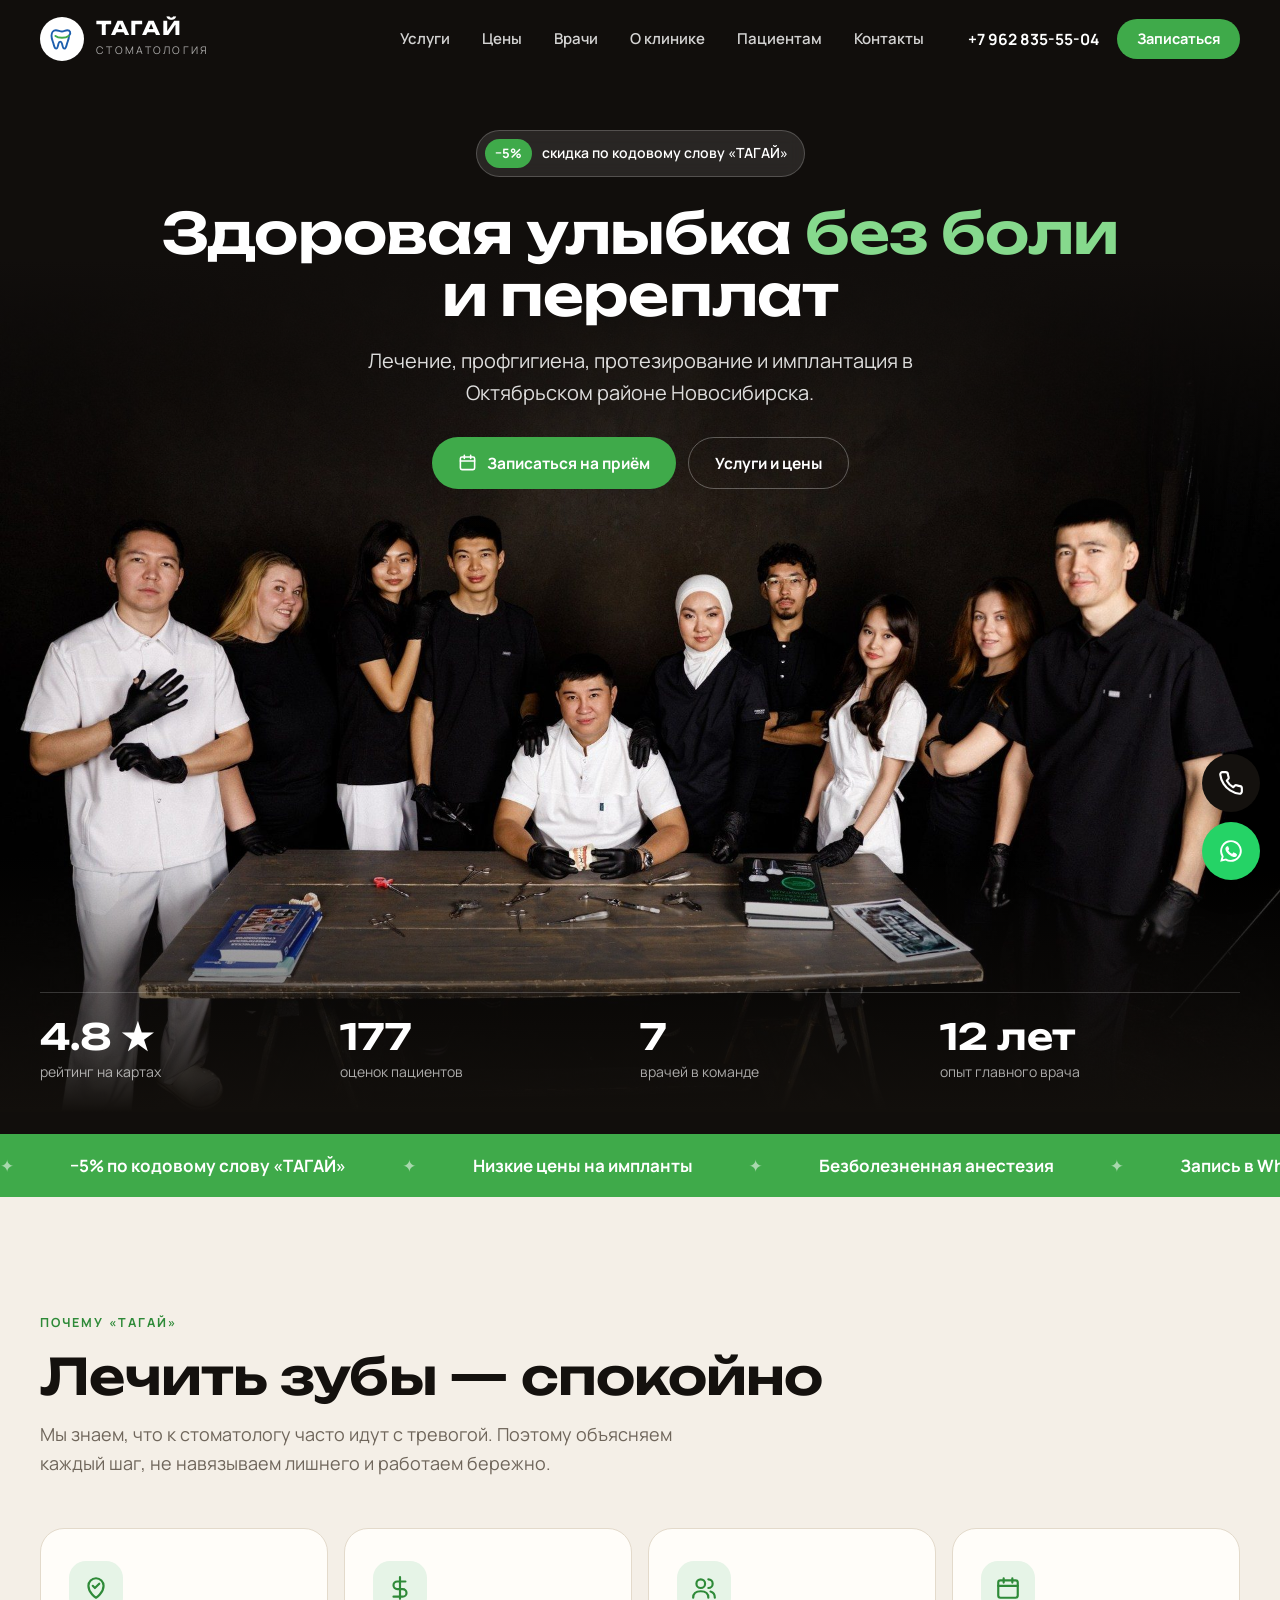
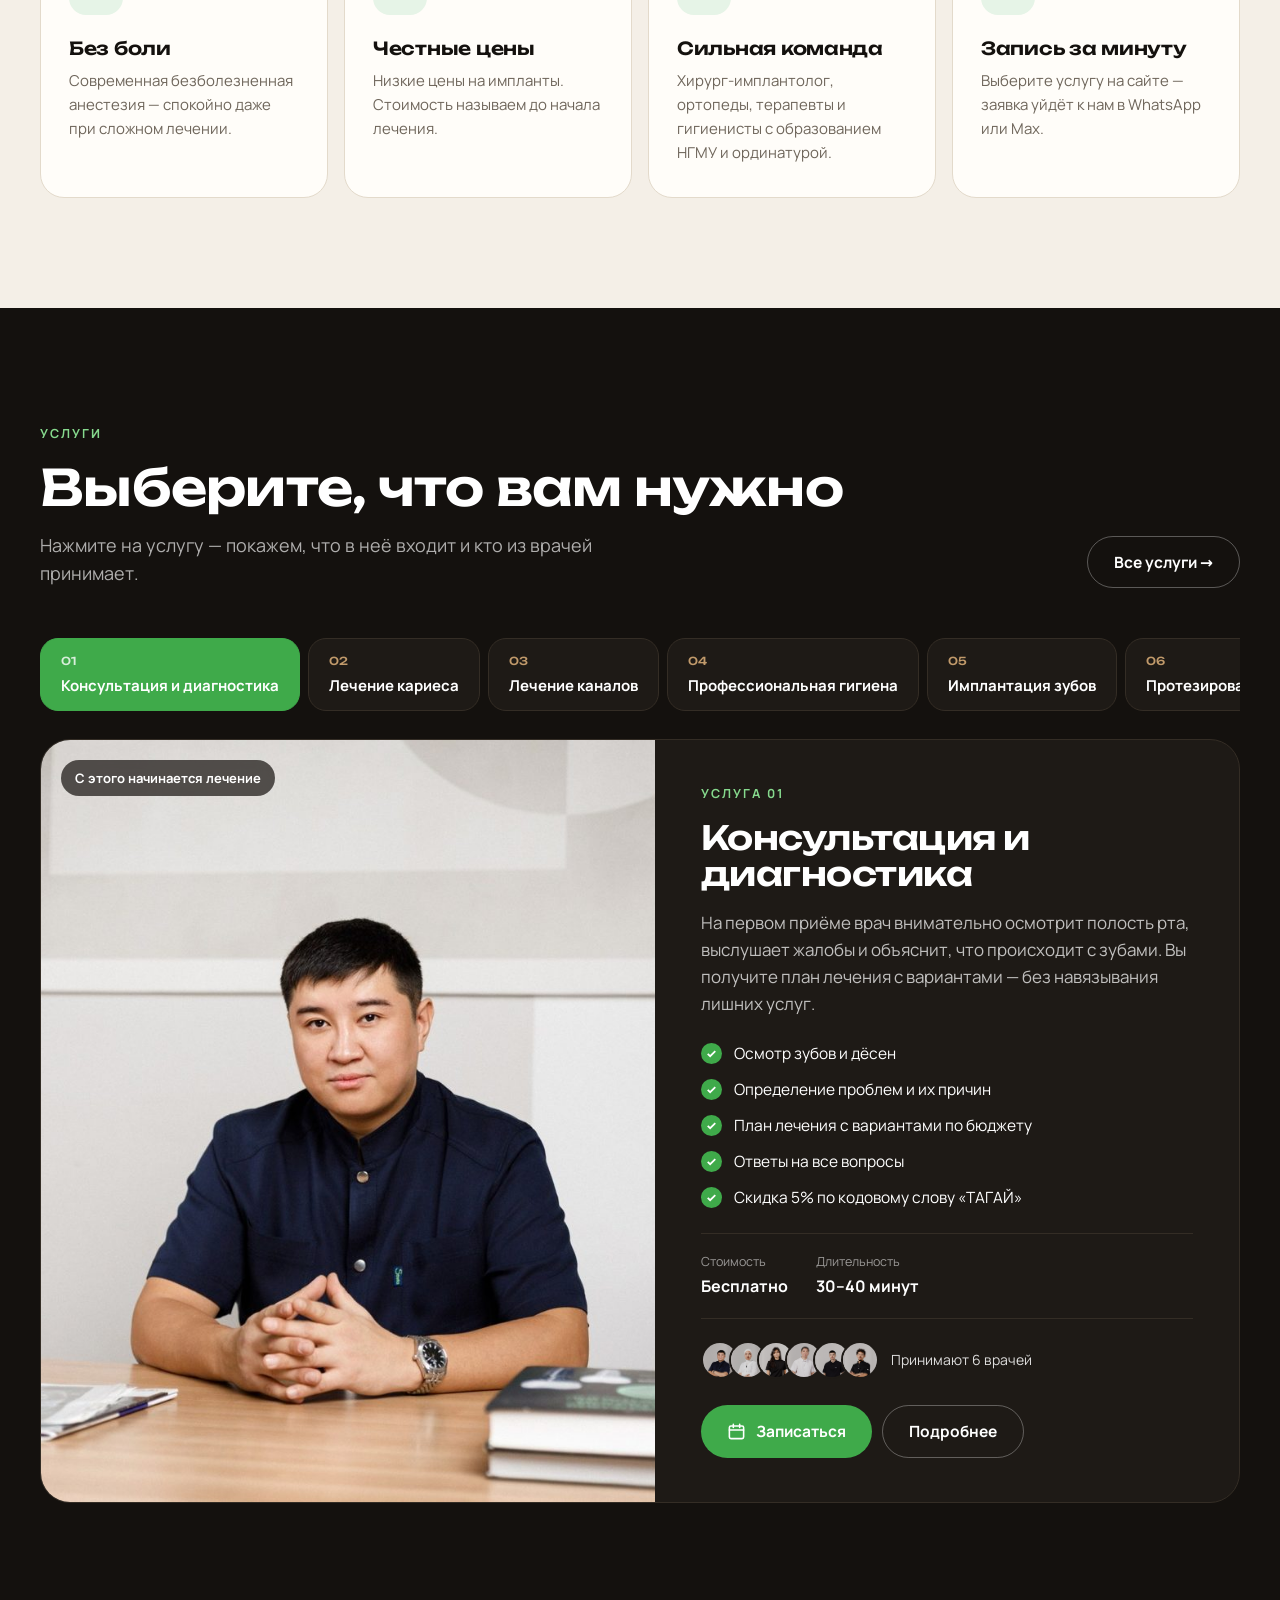
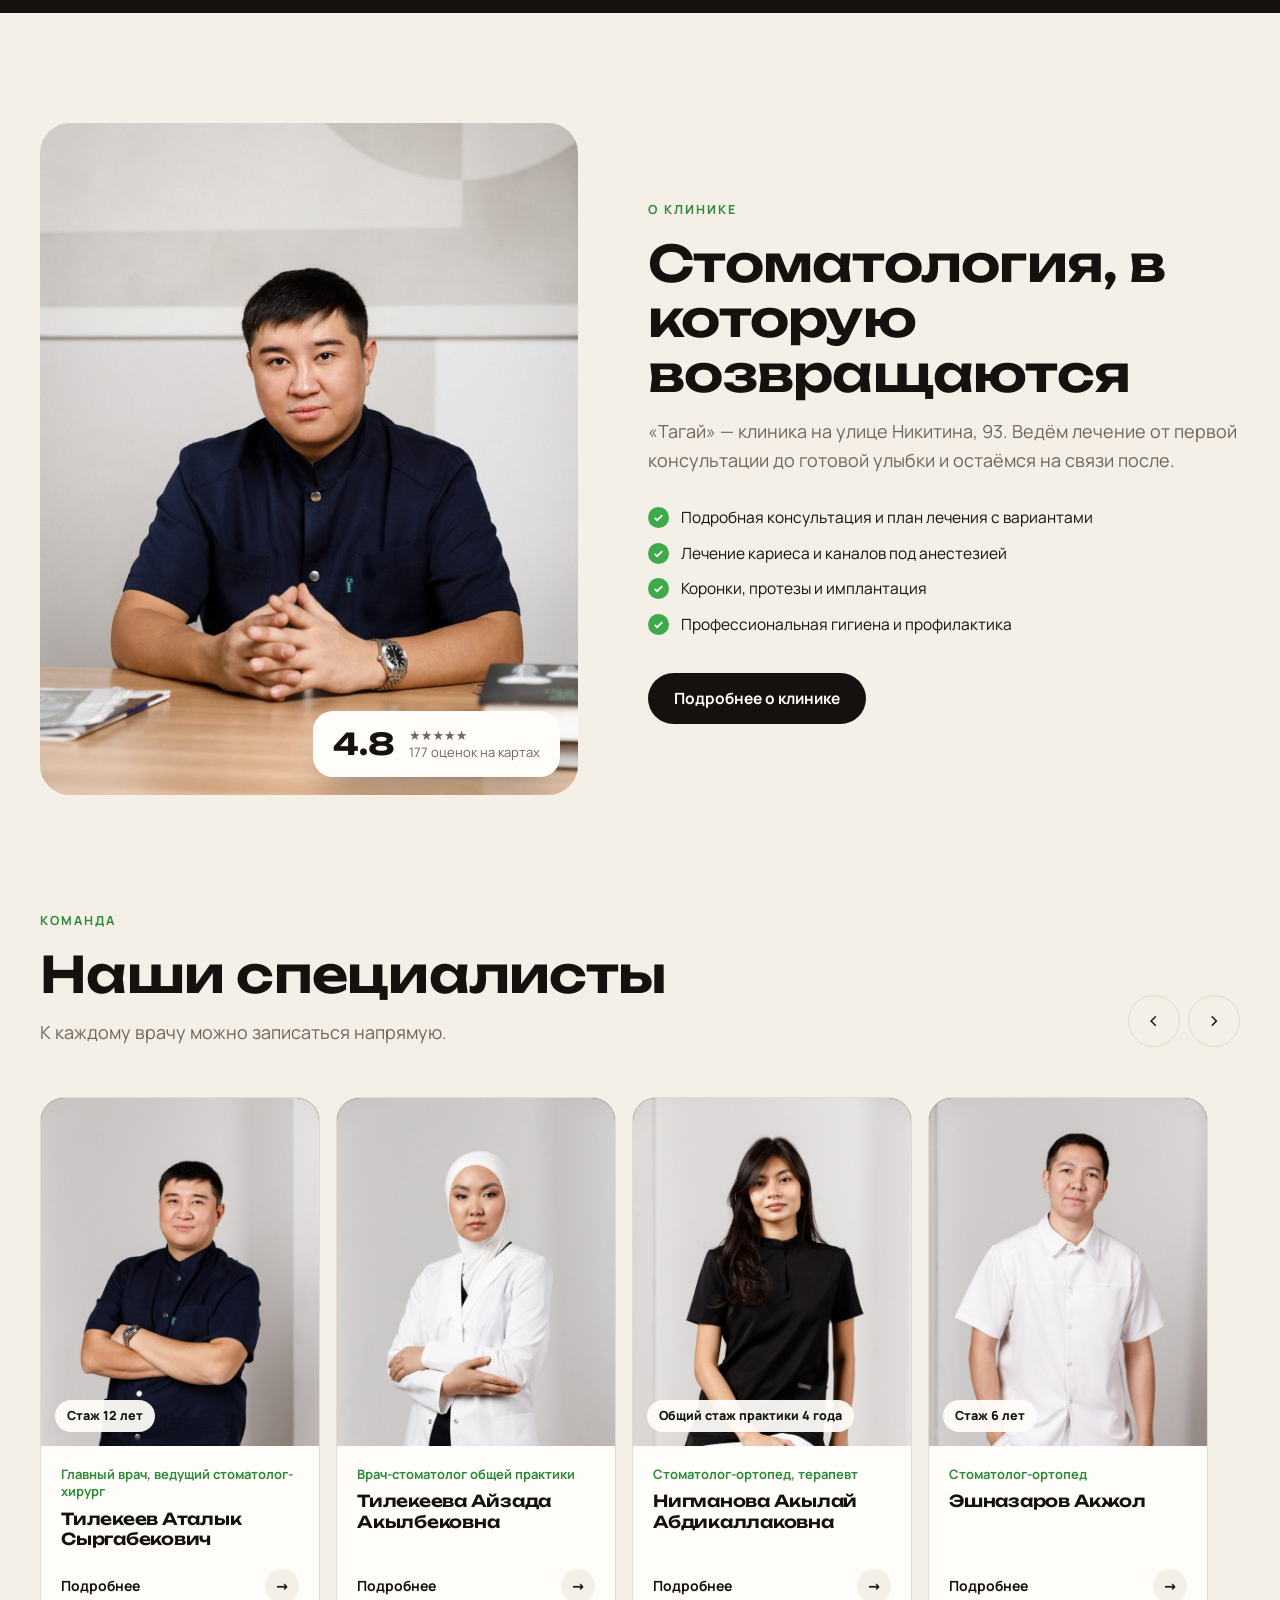
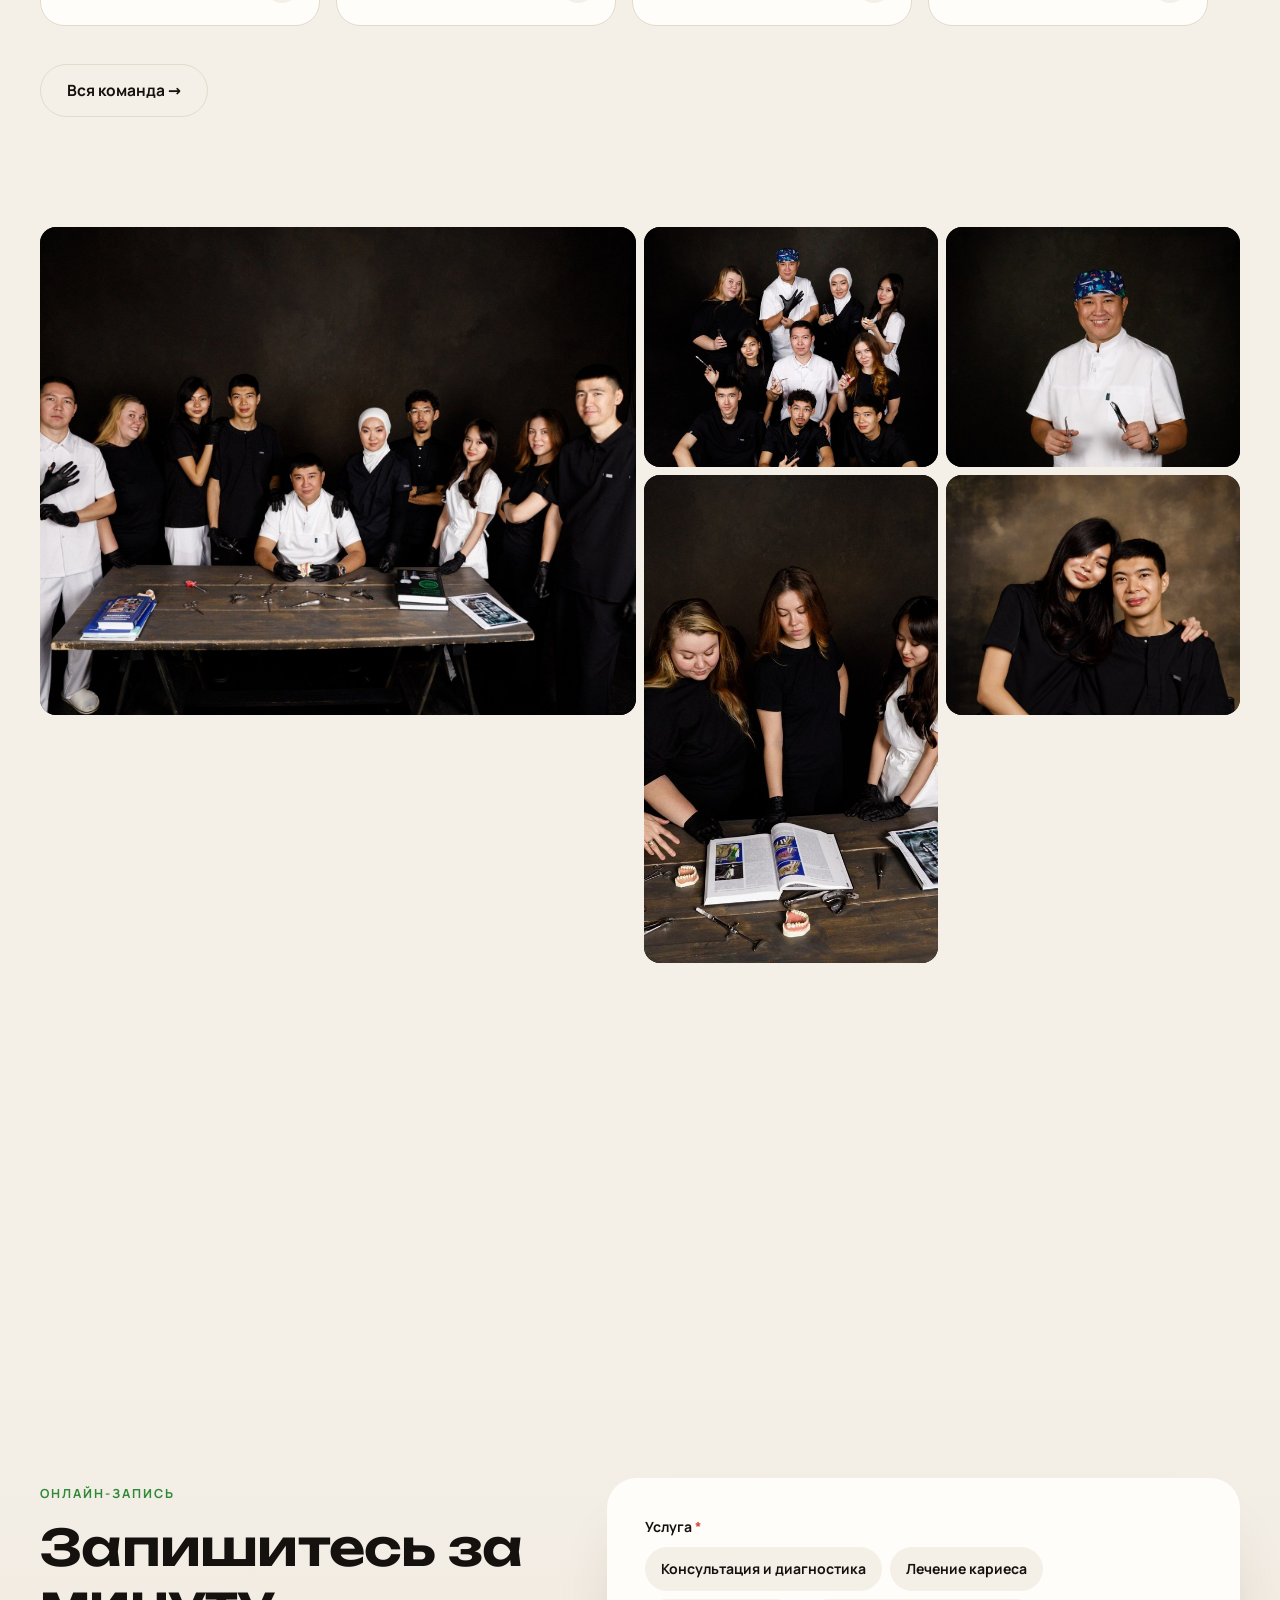
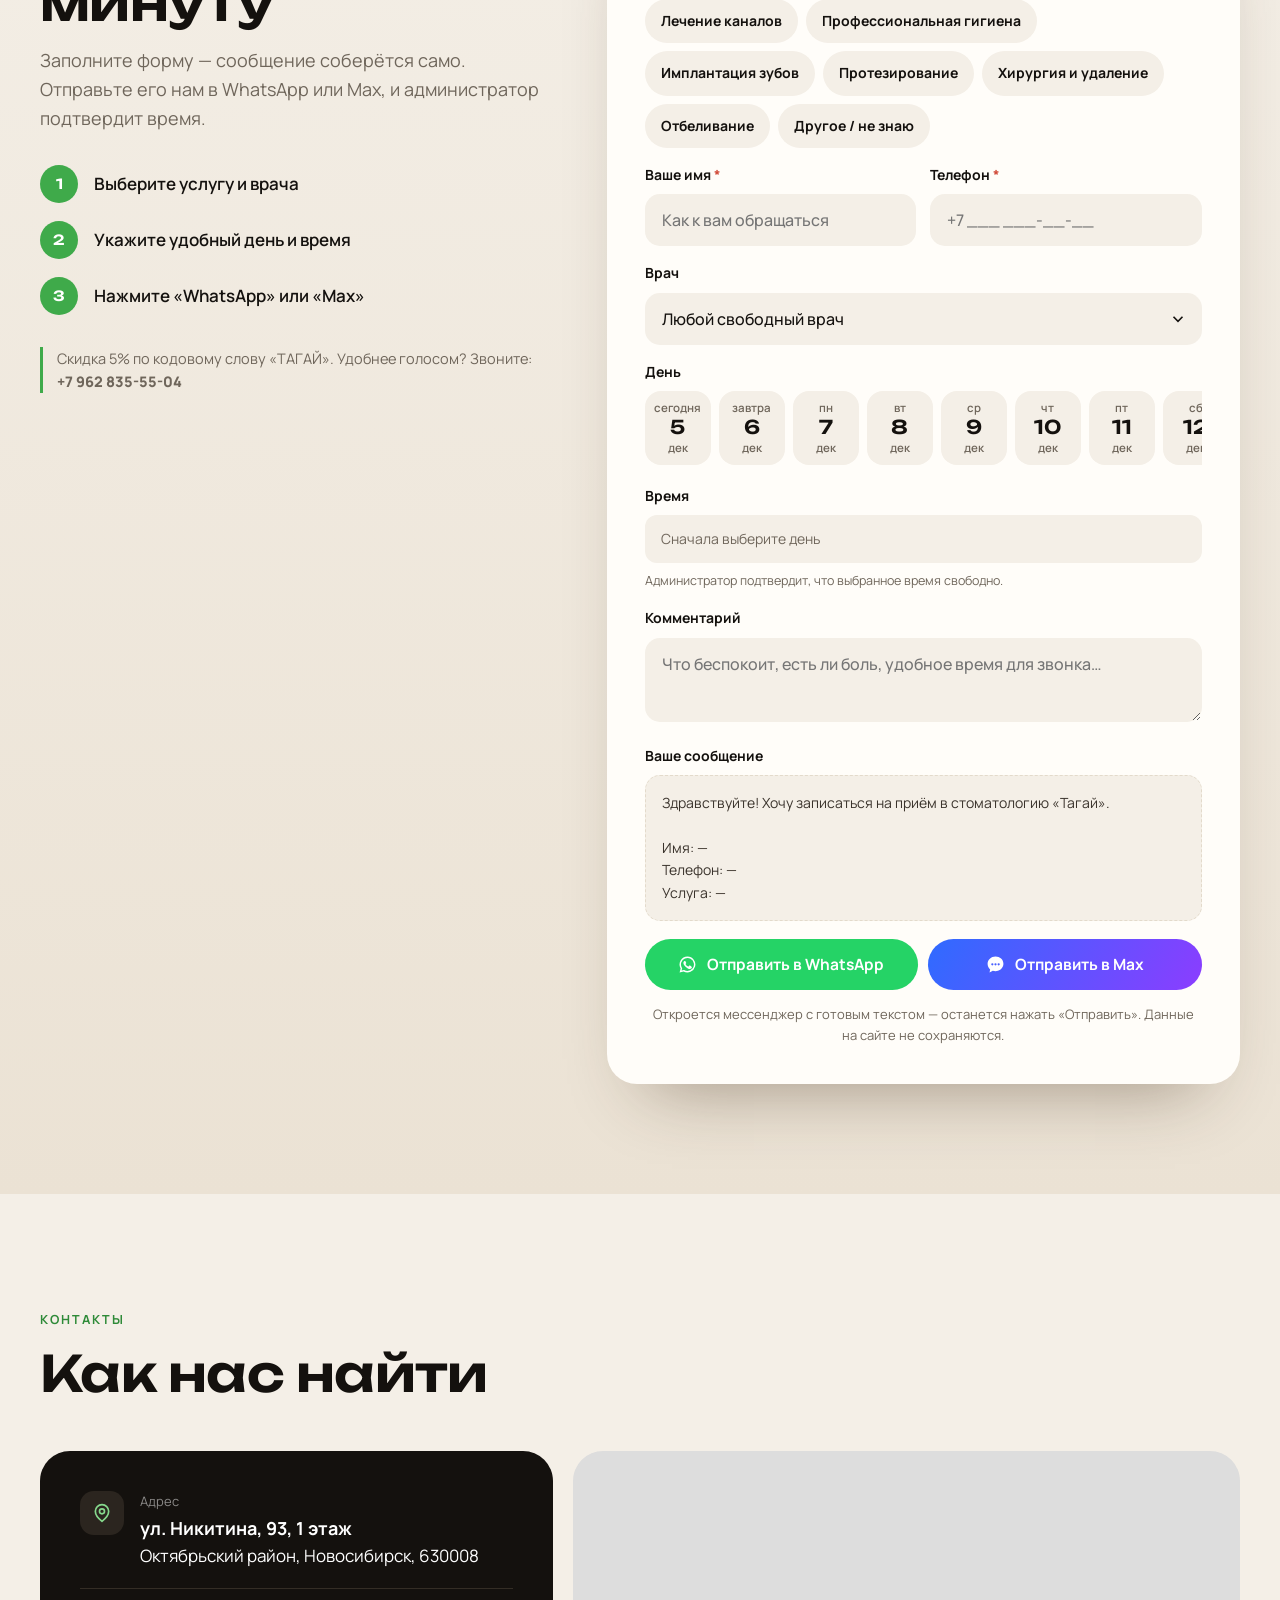
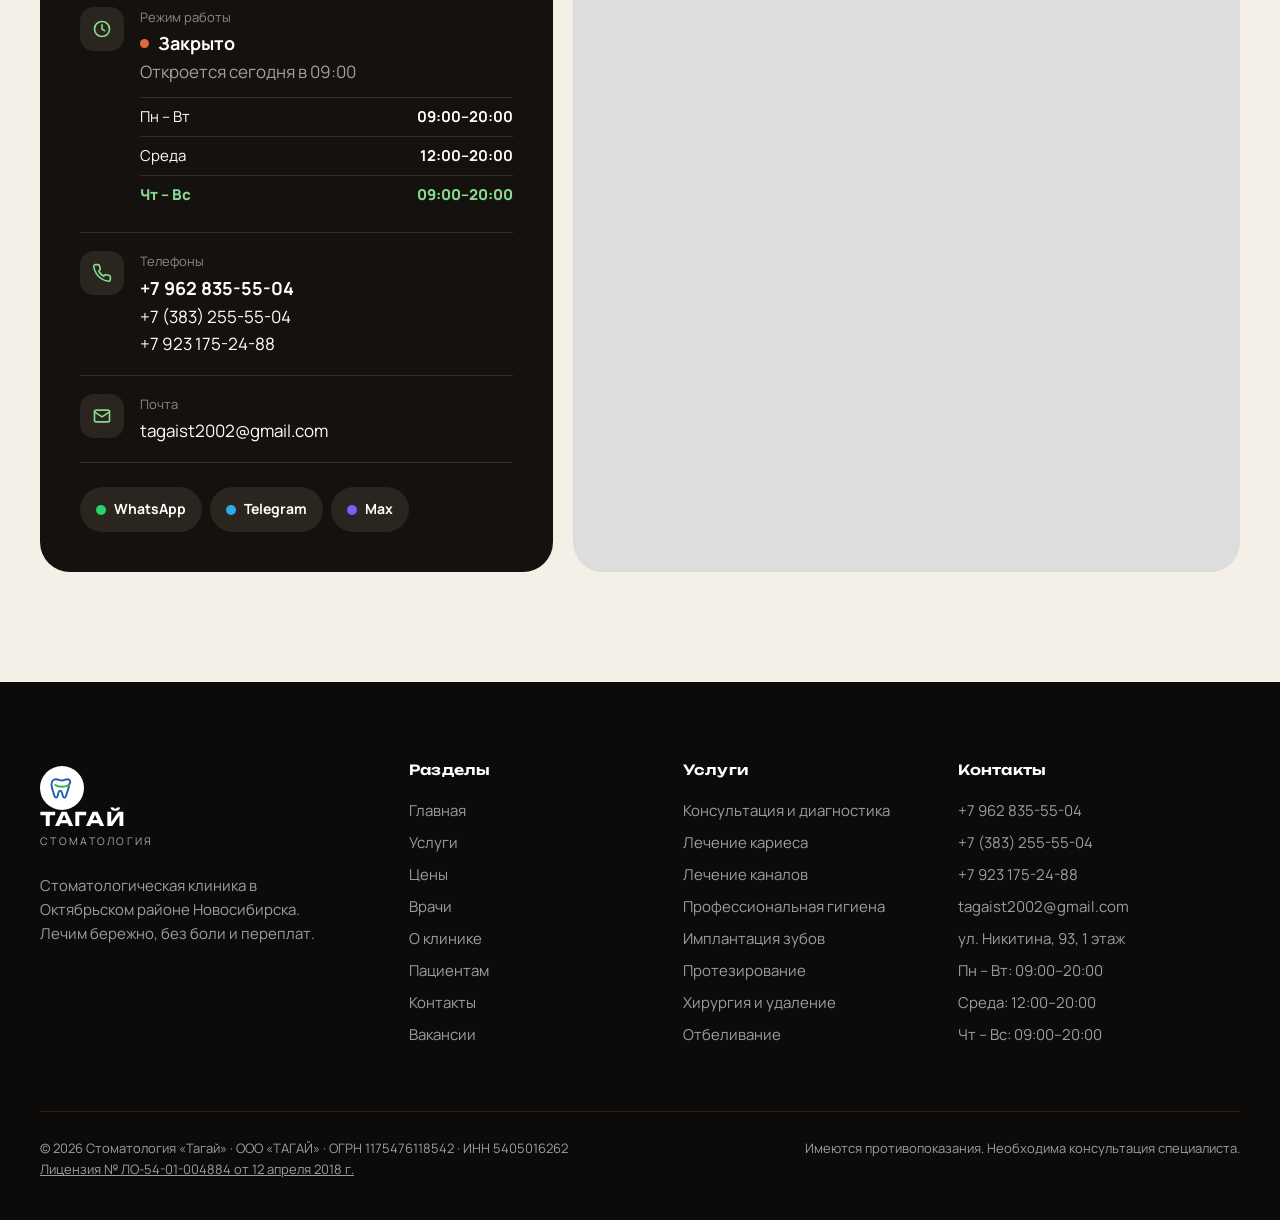
<file: index.html>
<!doctype html>
<html lang="ru">
<head>
<meta charset="utf-8">
<meta name="viewport" content="width=device-width,initial-scale=1">
<title>Стоматология «Тагай» — Новосибирск, ул. Никитина, 93</title>
<meta name="description" content="Стоматология «Тагай» в Октябрьском районе Новосибирска: лечение, профгигиена, протезирование и имплантация. Безболезненная анестезия, скидка 5% по кодовому слову «ТАГАЙ». Запись в WhatsApp и Max.">
<meta property="og:title" content="Стоматология «Тагай» — Новосибирск">
<meta property="og:image" content="img/team-hero.jpg">
<link rel="stylesheet" href="css/fonts.css?v=25">
<link rel="stylesheet" href="css/style.css?v=25">
</head>
<body data-page="index">
<header class="hdr" id="hdr"></header>
<main>

<section class="hero hero-team">
  <div class="wrap">
    <div class="badge"><b>−5%</b>скидка по кодовому слову «ТАГАЙ»</div>
    <h1>Здоровая улыбка <em>без&nbsp;боли</em> и&nbsp;переплат</h1>
    <p>Лечение, профгигиена, протезирование и имплантация в Октябрьском районе Новосибирска.</p>
    <div class="hero-actions">
      <button class="btn btn-green" data-book data-ic="cal">Записаться на приём</button>
      <a class="btn btn-ghost l" href="services.html">Услуги и цены</a>
    </div>
  </div>
  <div class="team"><img src="img/team-hero.jpg" alt="Команда стоматологии Тагай" fetchpriority="high"></div>
  <div class="wrap stats-wrap">
    <div class="stats">
      <div><b>4.8 ★</b><span>рейтинг на картах</span></div>
      <div><b>177</b><span>оценок пациентов</span></div>
      <div><b>7</b><span>врачей в команде</span></div>
      <div><b>12 лет</b><span>опыт главного врача</span></div>
    </div>
  </div>
</section>

<div class="marquee" aria-hidden="true"><div class="marquee-track">
  <span>−5% по кодовому слову «ТАГАЙ»</span><span>Низкие цены на импланты</span><span>Безболезненная анестезия</span><span>Запись в WhatsApp и Max</span><span>ул. Никитина, 93</span>
  <span>−5% по кодовому слову «ТАГАЙ»</span><span>Низкие цены на импланты</span><span>Безболезненная анестезия</span><span>Запись в WhatsApp и Max</span><span>ул. Никитина, 93</span>
</div></div>

<section style="padding-bottom:0" class="promo-sec"><div class="wrap" id="promoHome"></div></section>

<section>
  <div class="wrap">
    <div class="sec-head"><div><span class="eyebrow">Почему «Тагай»</span><h2 class="reveal">Лечить зубы — спокойно</h2>
      <p class="lead reveal">Мы знаем, что к стоматологу часто идут с тревогой. Поэтому объясняем каждый шаг, не навязываем лишнего и работаем бережно.</p></div></div>
    <div class="adv-grid">
      <div class="adv reveal"><i><svg viewBox="0 0 24 24" fill="none" stroke="currentColor" stroke-width="2" stroke-linecap="round" stroke-linejoin="round"><path d="M12 21s-7-4.4-7-11a7 7 0 0114 0c0 6.6-7 11-7 11z"/><path d="M9 10l2 2 4-4"/></svg></i><h3>Без боли</h3><p>Современная безболезненная анестезия — спокойно даже при сложном лечении.</p></div>
      <div class="adv reveal"><i><svg viewBox="0 0 24 24" fill="none" stroke="currentColor" stroke-width="2" stroke-linecap="round" stroke-linejoin="round"><path d="M12 2v20M17 6H9.5a3.5 3.5 0 000 7h5a3.5 3.5 0 010 7H6"/></svg></i><h3>Честные цены</h3><p>Низкие цены на импланты. Стоимость называем до начала лечения.</p></div>
      <div class="adv reveal"><i><svg viewBox="0 0 24 24" fill="none" stroke="currentColor" stroke-width="2" stroke-linecap="round" stroke-linejoin="round"><circle cx="9" cy="8" r="4"/><path d="M2 21c0-4 3-6 7-6s7 2 7 6M16 4a4 4 0 010 8M22 21c0-3-1.5-5-4-5.7"/></svg></i><h3>Сильная команда</h3><p>Хирург-имплантолог, ортопеды, терапевты и гигиенисты с образованием НГМУ и ординатурой.</p></div>
      <div class="adv reveal"><i><svg viewBox="0 0 24 24" fill="none" stroke="currentColor" stroke-width="2" stroke-linecap="round" stroke-linejoin="round"><rect x="3" y="5" width="18" height="16" rx="2"/><path d="M3 10h18M8 3v4M16 3v4"/></svg></i><h3>Запись за минуту</h3><p>Выберите услугу на сайте — заявка уйдёт к нам в WhatsApp или Max.</p></div>
    </div>
  </div>
</section>

<section class="dark">
  <div class="wrap">
    <div class="sec-head"><div><span class="eyebrow">Услуги</span><h2 class="reveal">Выберите, что вам нужно</h2>
      <p class="lead reveal">Нажмите на услугу — покажем, что в неё входит и кто из врачей принимает.</p></div>
      <a class="btn btn-ghost" href="services.html">Все услуги →</a></div>
    <div class="pick" id="pick"></div>
  </div>
</section>

<section>
  <div class="wrap split">
    <div class="split-img reveal"><img src="img/about.jpg" alt="Стоматология Тагай" loading="lazy">
      <div class="float"><b>4.8</b><small>★★★★★<br>177 оценок на картах</small></div></div>
    <div class="reveal">
      <span class="eyebrow">О клинике</span>
      <h2>Стоматология, в которую возвращаются</h2>
      <p class="lead">«Тагай» — клиника на улице Никитина, 93. Ведём лечение от первой консультации до готовой улыбки и остаёмся на связи после.</p>
      <ul class="ticks" style="margin:30px 0 36px">
        <li>Подробная консультация и план лечения с вариантами</li>
        <li>Лечение кариеса и каналов под анестезией</li>
        <li>Коронки, протезы и имплантация</li>
        <li>Профессиональная гигиена и профилактика</li>
      </ul>
      <a class="btn btn-dark" href="about.html">Подробнее о клинике</a>
    </div>
  </div>
</section>

<section style="padding-top:0">
  <div class="wrap">
    <div class="sec-head"><div><span class="eyebrow">Команда</span><h2 class="reveal">Наши специалисты</h2>
      <p class="lead reveal">К каждому врачу можно записаться напрямую.</p></div>
      <div class="strip-nav"><button id="sPrev" aria-label="Назад">‹</button><button id="sNext" aria-label="Вперёд">›</button></div></div>
    <div class="strip" id="strip"></div>
    <div style="margin-top:34px"><a class="btn btn-ghost" href="doctors.html">Вся команда →</a></div>
  </div>
</section>

<section style="padding:0 0 110px">
  <div class="wrap"><div class="mosaic" id="mosaic"></div></div>
</section>

<section style="padding-top:0">
  <div class="wrap">
    <div class="rating reveal">
      <div class="rating-num">4.8</div>
      <div><div class="stars">★★★★★</div><p><b>177 оценок и 116 отзывов</b> на картах.<br>Компания подтверждена и следит за актуальностью данных.</p></div>
      <a class="btn btn-dark" id="revBtn" href="#" target="_blank" rel="noopener">Читать отзывы</a>
    </div>
  </div>
</section>

<section class="booking" id="booking" style="background:linear-gradient(180deg,var(--cream),#ebe2d4)">
  <div class="wrap book-grid">
    <div>
      <span class="eyebrow">Онлайн-запись</span>
      <h2>Запишитесь за минуту</h2>
      <p class="lead">Заполните форму — сообщение соберётся само. Отправьте его нам в WhatsApp или Max, и администратор подтвердит время.</p>
      <ol class="how"><li>Выберите услугу и врача</li><li>Укажите удобный день и время</li><li>Нажмите «WhatsApp» или «Max»</li></ol>
      <p class="note-line">Скидка 5% по кодовому слову «ТАГАЙ». Удобнее голосом? Звоните: <a data-tel="text" style="font-weight:800"></a></p>
    </div>
    <div class="bform" id="form"></div>
  </div>
</section>

<section>
  <div class="wrap">
    <div class="sec-head"><div><span class="eyebrow">Контакты</span><h2 class="reveal">Как нас найти</h2></div></div>
    <div class="contacts" id="contacts"></div>
  </div>
</section>

</main>
<footer class="ftr" id="ftr"></footer>
<script src="js/data.js?v=25"></script><script src="js/app.js?v=25"></script>
<script>document.addEventListener("DOMContentLoaded",()=>{document.getElementById("revBtn").href=SITE.maps;});</script>
</body>
</html>
</file>
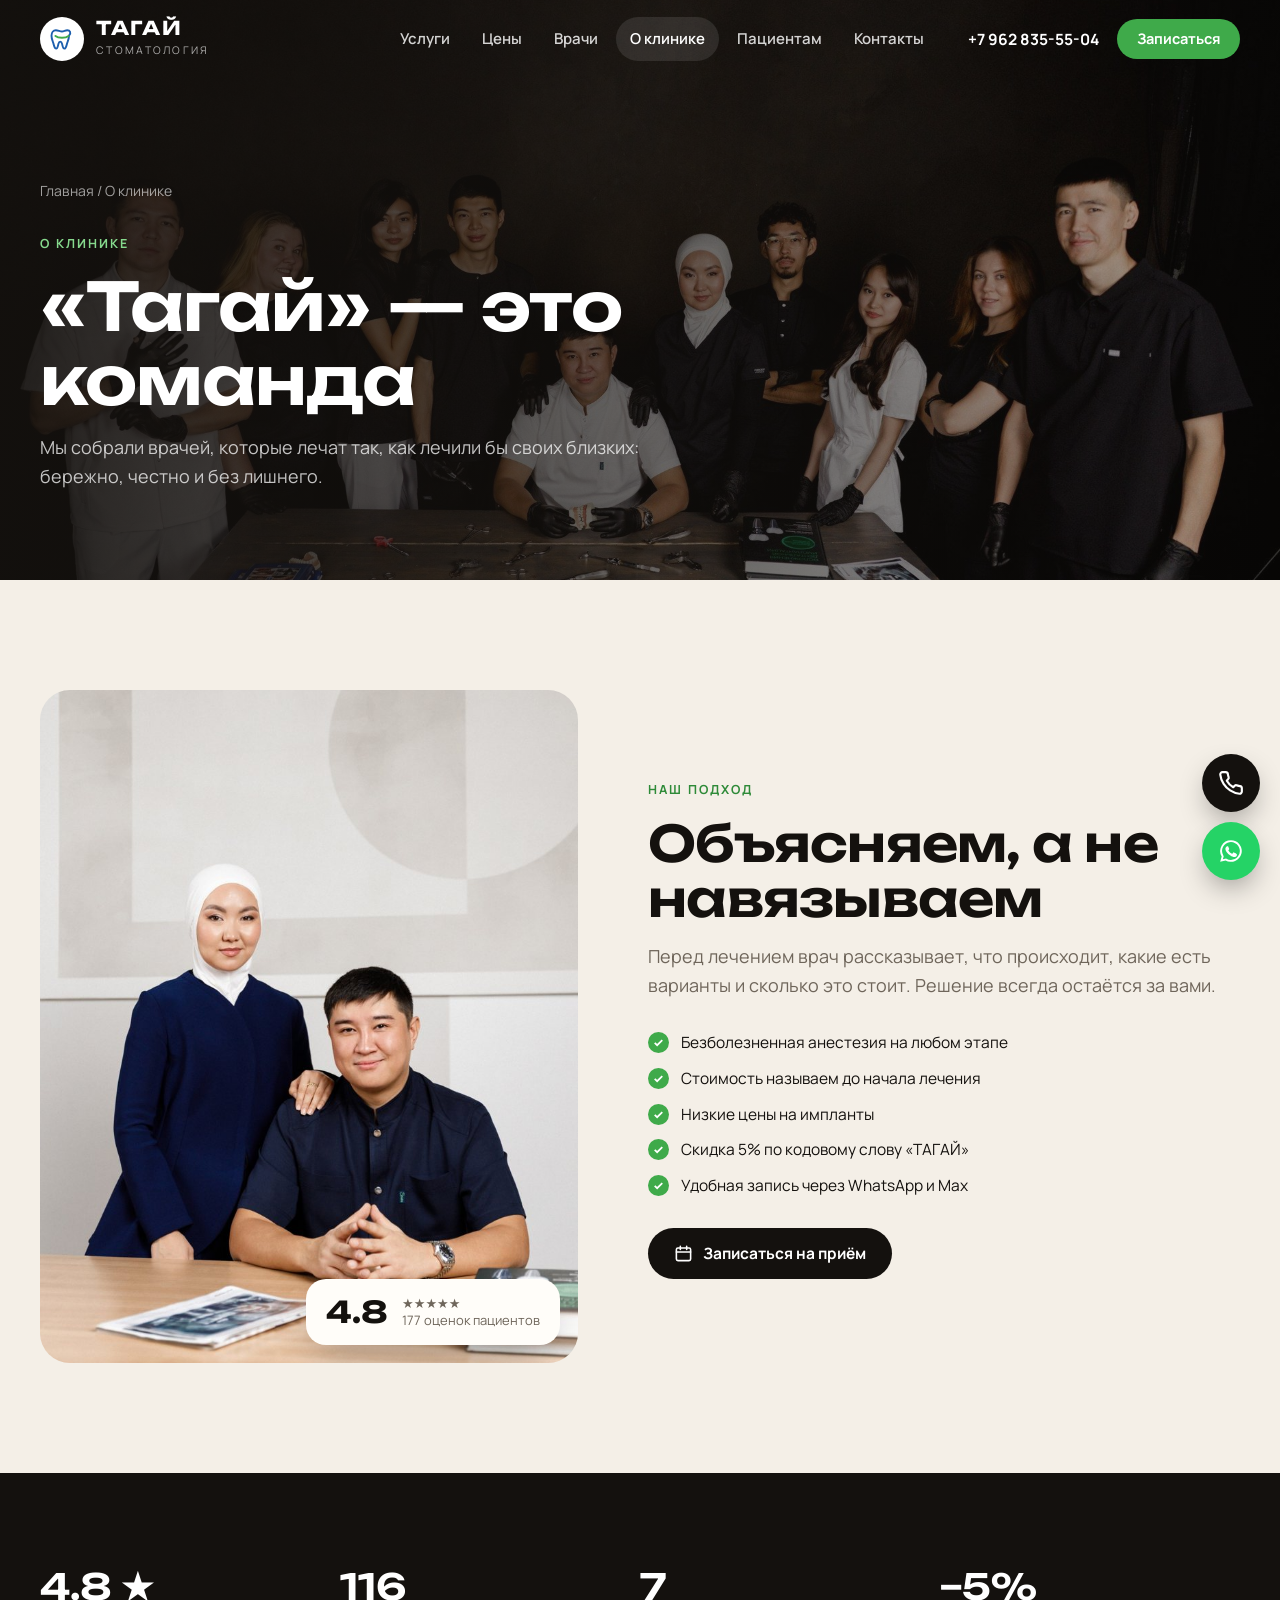
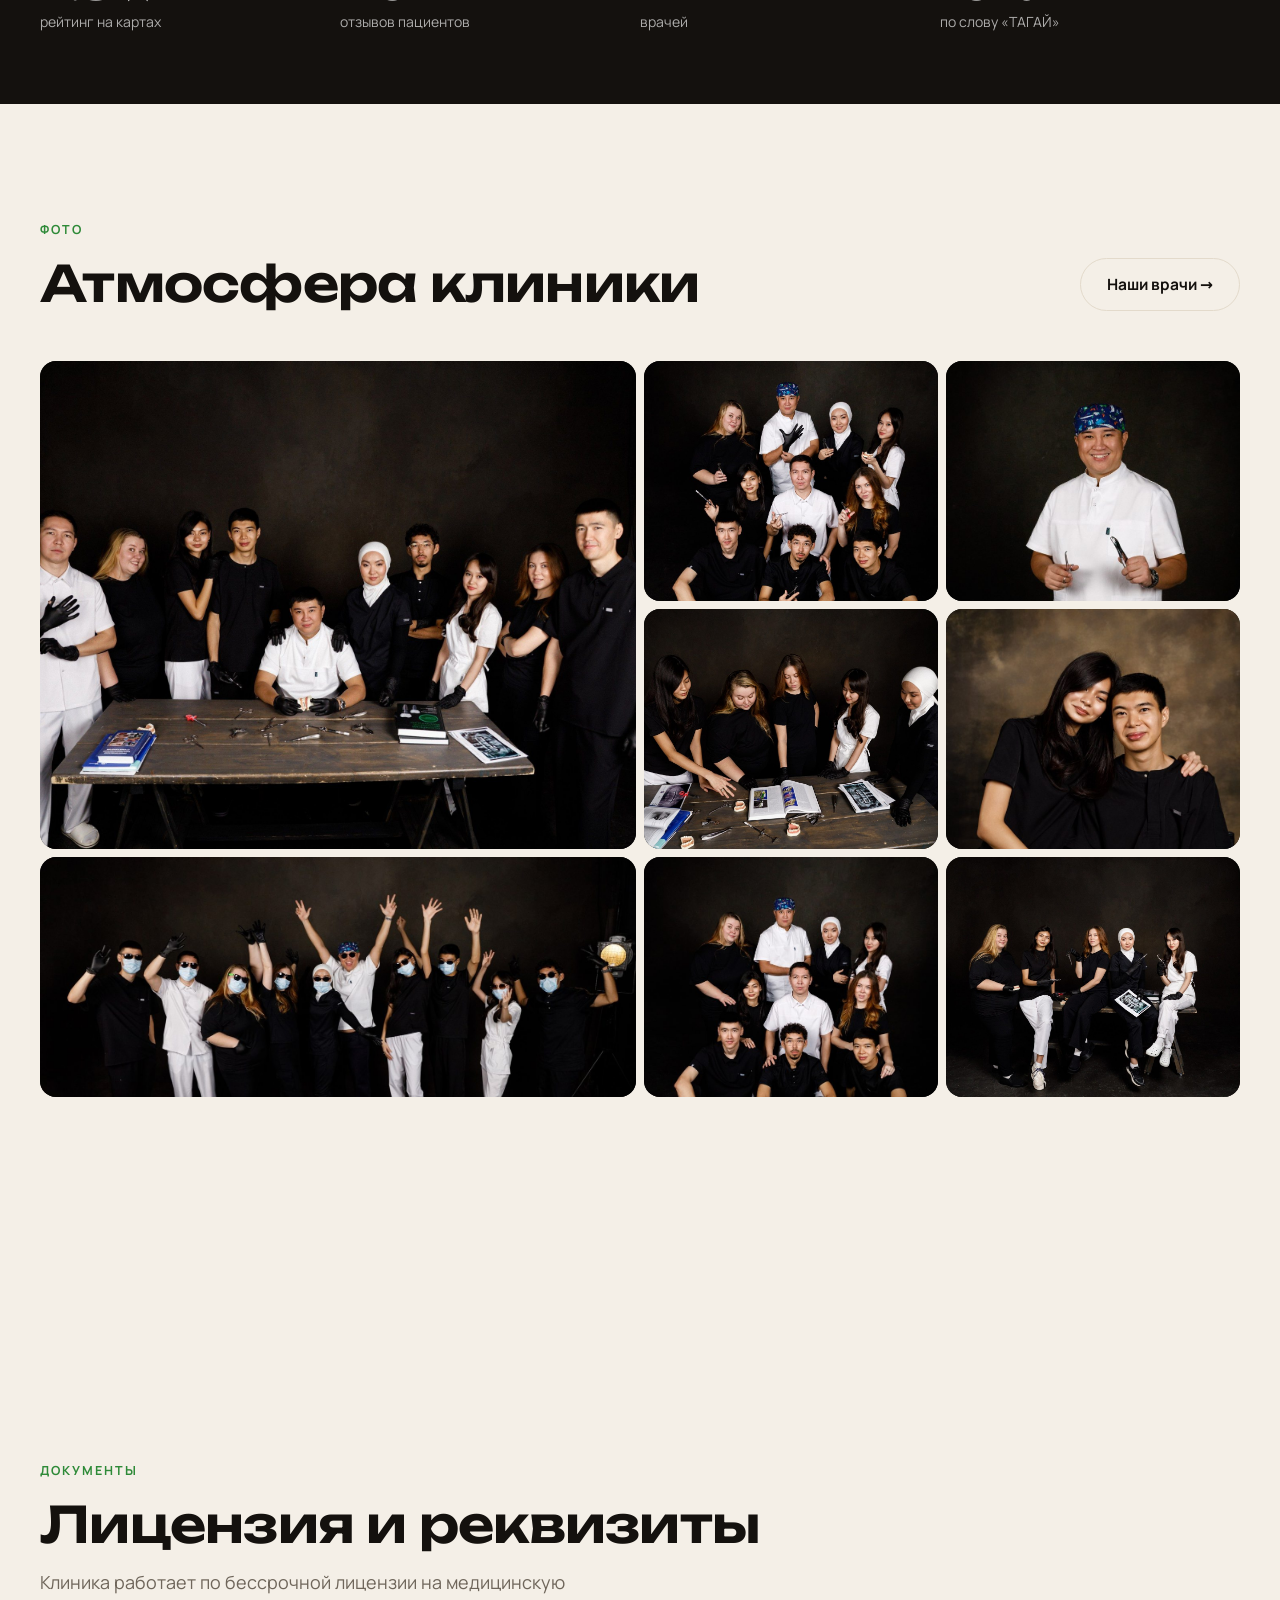
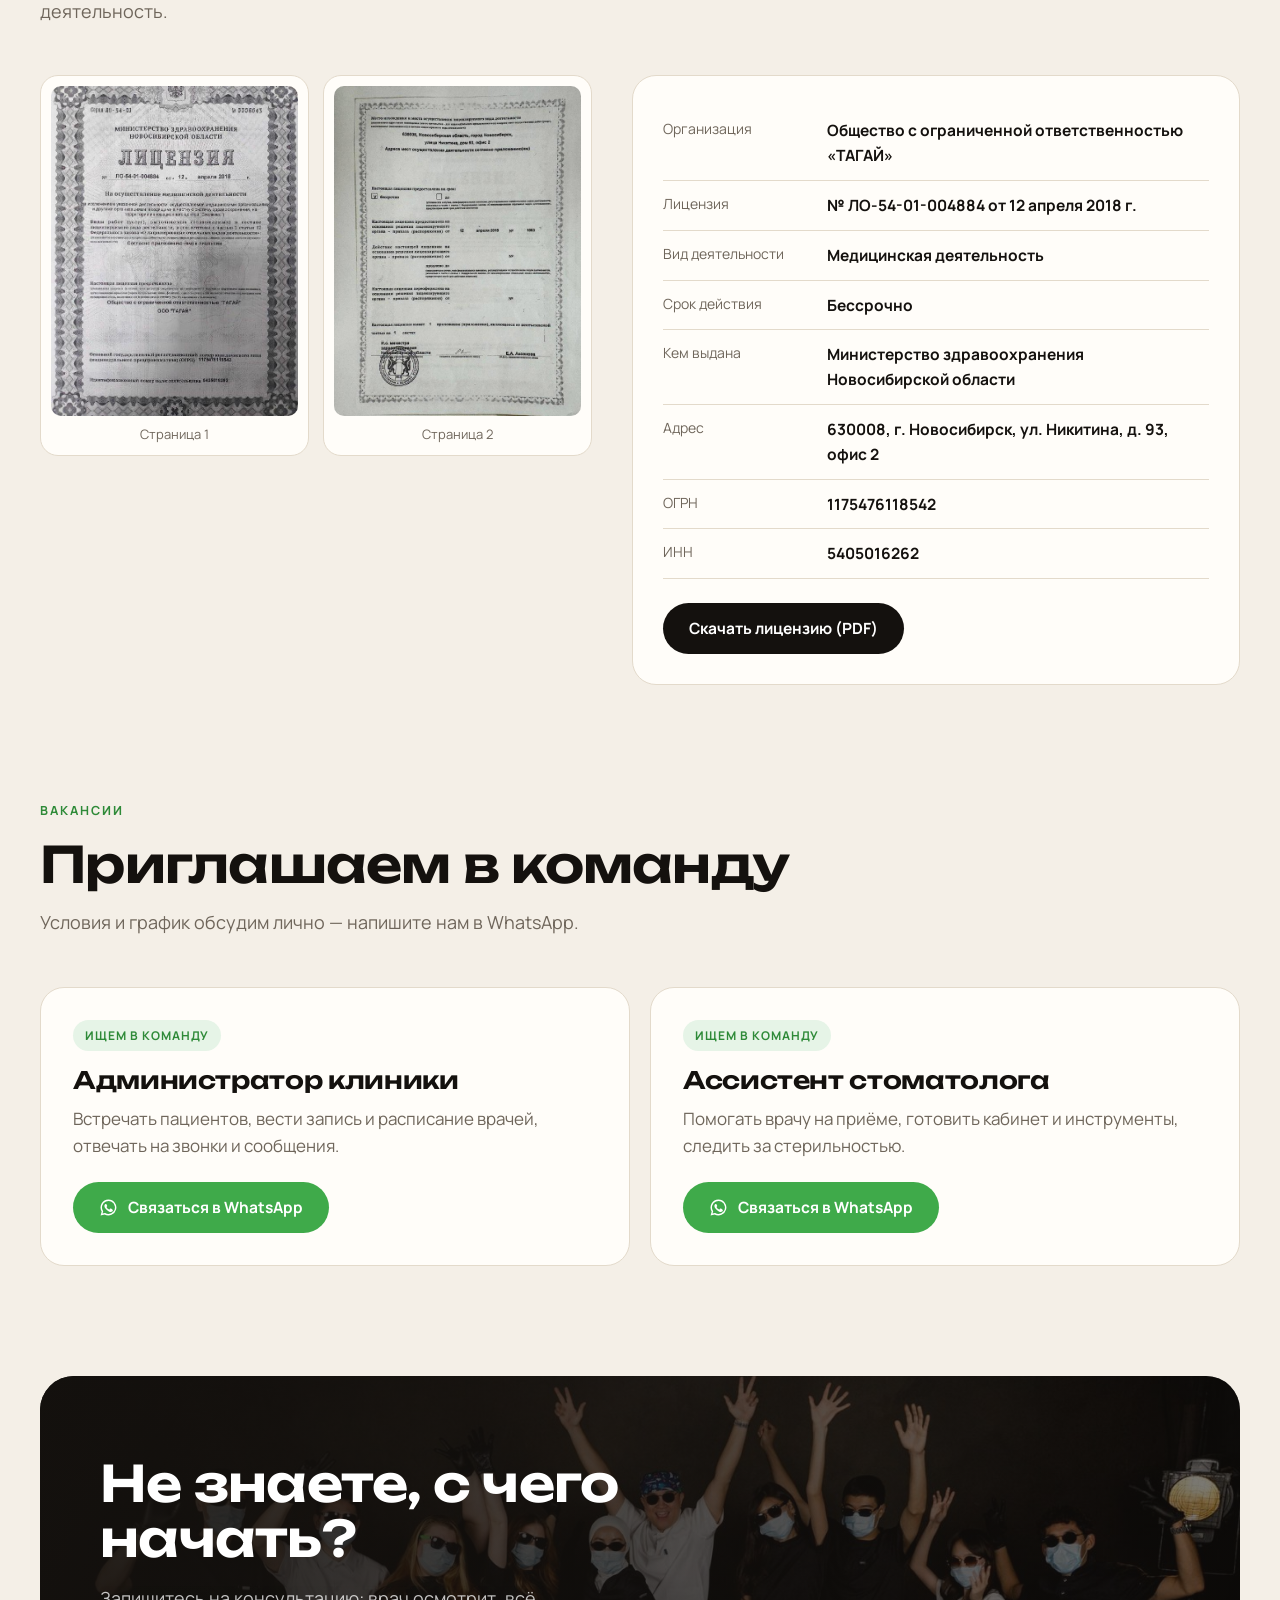
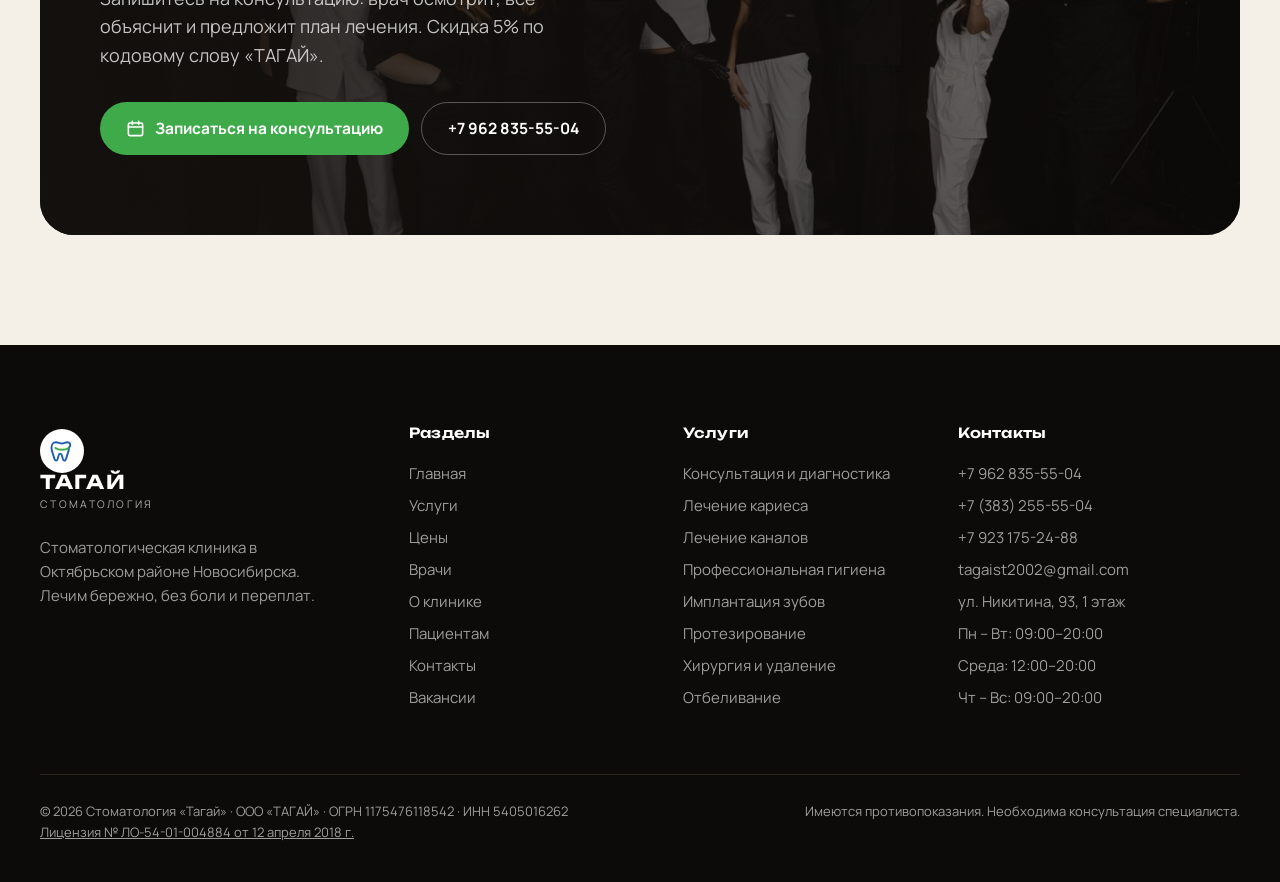
<file: about.html>
<!doctype html>
<html lang="ru">
<head>
<meta charset="utf-8">
<meta name="viewport" content="width=device-width,initial-scale=1">
<title>О клинике — стоматология «Тагай», Новосибирск</title>
<meta name="description" content="Стоматология «Тагай» на ул. Никитина, 93: команда, подход к лечению, фото клиники.">
<link rel="stylesheet" href="css/fonts.css?v=25">
<link rel="stylesheet" href="css/style.css?v=25">
</head>
<body data-page="about">
<header class="hdr" id="hdr"></header>
<main>

<div class="page-head" style="background-image:url(img/team-hero.jpg)"><div class="wrap">
  <div class="crumbs"><a href="index.html">Главная</a> / О клинике</div>
  <span class="eyebrow l">О клинике</span><h1>«Тагай» — это команда</h1>
  <p class="lead">Мы собрали врачей, которые лечат так, как лечили бы своих близких: бережно, честно и без лишнего.</p>
</div></div>
<section><div class="wrap split">
  <div class="split-img reveal"><img src="img/lead-pair.jpg" alt="Главный врач Аталык Тилекеев и врач Айзада Тилекеева" loading="lazy" style="object-position:center 30%">
    <div class="float"><b>4.8</b><small>★★★★★<br>177 оценок пациентов</small></div></div>
  <div class="reveal">
    <span class="eyebrow">Наш подход</span>
    <h2>Объясняем, а не навязываем</h2>
    <p class="lead">Перед лечением врач рассказывает, что происходит, какие есть варианты и сколько это стоит. Решение всегда остаётся за вами.</p>
    <ul class="ticks" style="margin:30px 0">
      <li>Безболезненная анестезия на любом этапе</li>
      <li>Стоимость называем до начала лечения</li>
      <li>Низкие цены на импланты</li>
      <li>Скидка 5% по кодовому слову «ТАГАЙ»</li>
      <li>Удобная запись через WhatsApp и Max</li>
    </ul>
    <button class="btn btn-dark" data-book data-ic="cal">Записаться на приём</button>
  </div>
</div></section>
<section class="dark" style="padding:70px 0"><div class="wrap">
  <div class="stats" style="border:0">
    <div><b>4.8 ★</b><span>рейтинг на картах</span></div>
    <div><b>116</b><span>отзывов пациентов</span></div>
    <div><b>7</b><span>врачей</span></div>
    <div><b>−5%</b><span>по слову «ТАГАЙ»</span></div>
  </div>
</div></section>
<section><div class="wrap">
  <div class="sec-head"><div><span class="eyebrow">Фото</span><h2>Атмосфера клиники</h2></div><a class="btn btn-ghost" href="doctors.html">Наши врачи →</a></div>
  <div class="mosaic" id="mosaic"></div>
</div></section>
<section id="license" style="padding-top:0"><div class="wrap">
  <div class="sec-head"><div><span class="eyebrow">Документы</span><h2>Лицензия и реквизиты</h2>
    <p class="lead">Клиника работает по бессрочной лицензии на медицинскую деятельность.</p></div></div>
  <div class="lic" id="lic"></div>
</div></section>
<section id="jobs" style="padding-top:0"><div class="wrap">
  <div class="sec-head"><div><span class="eyebrow">Вакансии</span><h2>Приглашаем в команду</h2>
    <p class="lead">Условия и график обсудим лично — напишите нам в WhatsApp.</p></div></div>
  <div class="jobs" id="jobList"></div>
</div></section>
<section style="padding-top:0"><div class="wrap"><div class="cta reveal">
  <h2>Не знаете, с чего начать?</h2>
  <p>Запишитесь на консультацию: врач осмотрит, всё объяснит и предложит план лечения. Скидка 5% по кодовому слову «ТАГАЙ».</p>
  <div class="btns"><button class="btn btn-green" data-book data-service="consult" data-ic="cal">Записаться на консультацию</button><a class="btn btn-ghost l" data-tel="text"></a></div>
</div></div></section>
</main>
<footer class="ftr" id="ftr"></footer>
<script src="js/data.js?v=25"></script><script src="js/app.js?v=25"></script>
</body>
</html>
</file>
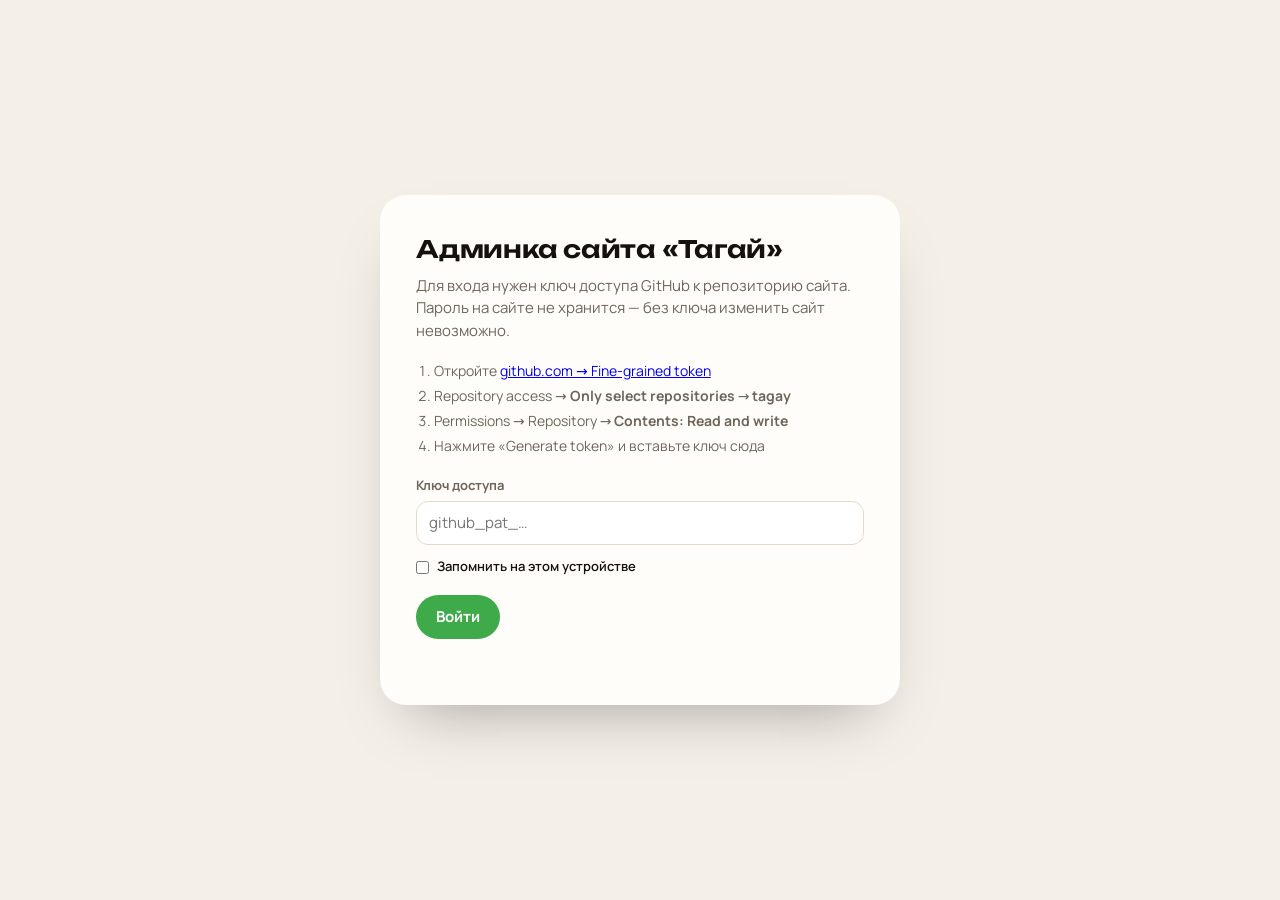
<file: admin.html>
<!doctype html>
<html lang="ru">
<head>
<meta charset="utf-8">
<meta name="viewport" content="width=device-width,initial-scale=1">
<meta name="robots" content="noindex,nofollow">
<title>Админка — стоматология «Тагай»</title>
<link rel="stylesheet" href="css/fonts.css?v=25">
<style>
:root{--ink:#14110e;--cream:#f4efe7;--paper:#fffdf9;--line:#e3dacb;--muted:#6f665b;--green:#3faa4a;--green-d:#2e8a38;--red:#c2402f;--r:16px}
*{box-sizing:border-box;margin:0;padding:0}
body{font-family:Manrope,system-ui,sans-serif;background:var(--cream);color:var(--ink);font-size:15px;line-height:1.5}
h1,h2,h3{font-family:Unbounded,sans-serif;font-weight:600;letter-spacing:-.01em}
button{font:inherit;cursor:pointer}
input,textarea,select{font:inherit;color:inherit;width:100%;background:#fff;border:1.5px solid var(--line);border-radius:12px;padding:10px 12px;outline:none}
input:focus,textarea:focus{border-color:var(--green)}
textarea{resize:vertical;min-height:70px}
label{display:block;font-size:13px;font-weight:700;color:var(--muted);margin-bottom:5px}
.btn{display:inline-flex;align-items:center;gap:8px;border:0;border-radius:999px;padding:11px 20px;font-weight:700;background:var(--ink);color:#fff}
.btn.green{background:var(--green)}.btn.green:hover{background:var(--green-d)}
.btn.ghost{background:transparent;border:1.5px solid var(--line);color:var(--ink)}
.btn.small{padding:7px 13px;font-size:13px}
.btn.danger{background:transparent;color:var(--red);border:1.5px solid #f0c3bb}
.btn:disabled{opacity:.5;cursor:wait}
.wrap{max-width:1100px;margin:0 auto;padding:0 20px}
/* login */
#login{min-height:100vh;display:grid;place-items:center;padding:20px}
.login-card{background:var(--paper);border-radius:26px;padding:36px;max-width:520px;width:100%;box-shadow:0 30px 60px -30px rgba(0,0,0,.35)}
.login-card h1{font-size:24px;margin-bottom:8px}
.login-card p{color:var(--muted);margin-bottom:18px}
.login-card ol{margin:0 0 20px 18px;color:var(--muted);font-size:14px}
.login-card ol li{margin-bottom:4px}
.err{color:var(--red);font-weight:700;font-size:14px;margin-top:10px;min-height:20px}
.row-check{display:flex;gap:8px;align-items:center;margin:12px 0 18px;font-size:14px}
.row-check input{width:auto}
/* app */
#app{display:none}
header.top{position:sticky;top:0;z-index:10;background:var(--ink);color:#fff}
header.top .wrap{display:flex;align-items:center;gap:16px;height:64px}
header.top b{font-family:Unbounded;font-size:16px}
header.top .sp{flex:1}
header.top a{color:#fff;opacity:.7;font-size:14px}
.tabs{display:flex;gap:6px;flex-wrap:wrap;margin:24px 0}
.tabs button{border:1.5px solid var(--line);background:var(--paper);border-radius:999px;padding:9px 16px;font-weight:700}
.tabs button.on{background:var(--ink);color:#fff;border-color:var(--ink)}
.card{background:var(--paper);border:1px solid var(--line);border-radius:22px;padding:24px;margin-bottom:16px}
.card h2{font-size:18px;margin-bottom:16px}
.card h3{font-size:15px;margin:6px 0 12px}
.grid{display:grid;gap:12px}
.g2{grid-template-columns:1fr 1fr}.g3{grid-template-columns:1fr 1fr 1fr}.g4{grid-template-columns:2fr 1fr 1fr 1fr}
.line{display:grid;grid-template-columns:1fr 180px auto;gap:8px;margin-bottom:8px;align-items:center}
.hint{font-size:13px;color:var(--muted);margin-top:4px}
.days{display:flex;gap:4px;flex-wrap:wrap}
.days label{display:flex;gap:4px;align-items:center;font-size:13px;background:var(--cream);padding:6px 9px;border-radius:9px;margin:0;color:var(--ink)}
.days input{width:auto}
.member{display:grid;grid-template-columns:150px 1fr;gap:20px}
.photos{display:flex;flex-direction:column;gap:8px}
.photos .ph{position:relative}
.photos img{width:150px;height:190px;object-fit:cover;object-position:center 18%;border-radius:14px;background:#ddd;display:block}
.photos .ph button{position:absolute;top:6px;right:6px;width:28px;height:28px;border-radius:50%;border:0;background:rgba(0,0,0,.6);color:#fff}
.photos .ph.main:after{content:"главное";position:absolute;left:6px;bottom:6px;background:var(--green);color:#fff;font-size:11px;font-weight:700;padding:2px 8px;border-radius:999px}
.head-row{display:flex;justify-content:space-between;gap:10px;align-items:center;margin-bottom:14px;flex-wrap:wrap}
.head-row h2{margin:0}
.tools{display:flex;gap:6px;flex-wrap:wrap}
.savebar{position:sticky;bottom:0;background:rgba(244,239,231,.95);backdrop-filter:blur(8px);border-top:1px solid var(--line);padding:14px 0;margin-top:30px}
.savebar .wrap{display:flex;gap:14px;align-items:center;flex-wrap:wrap}
#status{font-size:14px;font-weight:700}
#status.ok{color:var(--green-d)}#status.bad{color:var(--red)}
.dirty{display:inline-block;width:9px;height:9px;border-radius:50%;background:#e2683c;margin-right:6px}
.checks{display:flex;gap:6px;flex-wrap:wrap}
.checks label{display:flex;gap:5px;align-items:center;margin:0;font-size:13px;background:var(--cream);color:var(--ink);padding:6px 10px;border-radius:9px;font-weight:600}
.checks input{width:auto}
@media(max-width:760px){.g2,.g3,.g4,.member{grid-template-columns:1fr}.line{grid-template-columns:1fr 120px auto}.photos{flex-direction:row;flex-wrap:wrap}.photos img{width:110px;height:140px}}
</style>
</head>
<body>

<div id="login">
  <div class="login-card">
    <h1>Админка сайта «Тагай»</h1>
    <p>Для входа нужен ключ доступа GitHub к репозиторию сайта. Пароль на сайте не хранится — без ключа изменить сайт невозможно.</p>
    <ol>
      <li>Откройте <a href="https://github.com/settings/personal-access-tokens/new" target="_blank" rel="noopener">github.com → Fine-grained token</a></li>
      <li>Repository access → <b>Only select repositories</b> → <b>tagay</b></li>
      <li>Permissions → Repository → <b>Contents: Read and write</b></li>
      <li>Нажмите «Generate token» и вставьте ключ сюда</li>
    </ol>
    <label for="tok">Ключ доступа</label>
    <input id="tok" type="password" autocomplete="off" placeholder="github_pat_…">
    <div class="row-check"><input type="checkbox" id="remember"><label for="remember" style="margin:0;color:var(--ink);font-weight:600">Запомнить на этом устройстве</label></div>
    <button class="btn green" id="loginBtn">Войти</button>
    <div class="err" id="loginErr"></div>
  </div>
</div>

<div id="app">
  <header class="top"><div class="wrap"><b>ТАГАЙ · админка</b><span class="sp"></span><a href="index.html" target="_blank">Открыть сайт ↗</a><button class="btn ghost small" id="logout" style="color:#fff;border-color:#555">Выйти</button></div></header>
  <div class="wrap">
    <div class="tabs" id="tabs"></div>
    <div id="panel"></div>
  </div>
  <div class="savebar"><div class="wrap">
    <button class="btn green" id="saveBtn">Опубликовать изменения</button>
    <span id="status"></span>
  </div></div>
</div>

<script>
/* ===== настройки репозитория ===== */
const REPO = { owner: "shkiparez", name: "tagay", branch: "main", dataPath: "js/data.js" };
const API = `https://api.github.com/repos/${REPO.owner}/${REPO.name}`;
const SPEC_NAMES = { surg: "Хирург", ortho: "Ортопед", thera: "Терапевт", hyg: "Гигиенист", staff: "Ассистент / администратор" };
const DAY_NAMES = ["Пн", "Вт", "Ср", "Чт", "Пт", "Сб", "Вс"];

let TOKEN = "", D = null, SHA = "", dirty = false, uploads = {}, tab = "contacts";
const $ = s => document.querySelector(s);
const esc = s => String(s ?? "").replace(/[&<>"]/g, c => ({ "&": "&amp;", "<": "&lt;", ">": "&gt;", '"': "&quot;" }[c]));
const store = { get(k) { try { return localStorage.getItem(k) || sessionStorage.getItem(k) || ""; } catch (e) { return ""; } },
  set(k, v, keep) { try { (keep ? localStorage : sessionStorage).setItem(k, v); } catch (e) {} },
  del(k) { try { localStorage.removeItem(k); sessionStorage.removeItem(k); } catch (e) {} } };

/* ===== GitHub API ===== */
async function gh(path, opts = {}) {
  const r = await fetch(API + path, { ...opts, headers: { Authorization: "Bearer " + TOKEN, Accept: "application/vnd.github+json", "X-GitHub-Api-Version": "2022-11-28", ...(opts.headers || {}) } });
  if (!r.ok) { const t = await r.text(); throw new Error(r.status + " " + (JSON.parse(t || "{}").message || t)); }
  return r.status === 204 ? null : r.json();
}
const b64ToText = b => new TextDecoder().decode(Uint8Array.from(atob(b.replace(/\n/g, "")), c => c.charCodeAt(0)));
function bytesToB64(bytes) { let s = ""; for (let i = 0; i < bytes.length; i += 0x8000) s += String.fromCharCode(...bytes.subarray(i, i + 0x8000)); return btoa(s); }
const textToB64 = t => bytesToB64(new TextEncoder().encode(t));
async function getFile(path) { return gh(`/contents/${path}?ref=${REPO.branch}&t=${Date.now()}`); }
async function putFile(path, b64, message, sha) {
  return gh(`/contents/${path}`, { method: "PUT", body: JSON.stringify({ message, content: b64, branch: REPO.branch, ...(sha ? { sha } : {}) }) });
}

/* ===== вход ===== */
async function login(tok, keep) {
  TOKEN = tok.trim();
  const repo = await gh("");
  if (!repo.permissions || !repo.permissions.push) throw new Error("У ключа нет права записи (Contents: Read and write).");
  await loadData();
  store.set("tagay_tok", TOKEN, keep);
  $("#login").style.display = "none"; $("#app").style.display = "block";
  render();
}
$("#loginBtn").onclick = async () => {
  const b = $("#loginBtn"); b.disabled = true; $("#loginErr").textContent = "";
  try { await login($("#tok").value, $("#remember").checked); }
  catch (e) { $("#loginErr").textContent = e.message.startsWith("401") ? "Ключ не подходит или истёк." : "Ошибка: " + e.message; }
  b.disabled = false;
};
$("#tok").addEventListener("keydown", e => { if (e.key === "Enter") $("#loginBtn").click(); });
$("#logout").onclick = () => { if (dirty && !confirm("Есть неопубликованные изменения. Выйти?")) return; store.del("tagay_tok"); location.reload(); };
(async () => { const t = store.get("tagay_tok"); if (t) { try { await login(t, !!localStorage.getItem("tagay_tok")); } catch (e) { store.del("tagay_tok"); } } })();

/* ===== данные ===== */
async function loadData() {
  const f = await getFile(REPO.dataPath); SHA = f.sha;
  const src = b64ToText(f.content);
  D = new Function(src + "\n;return {SITE, SERVICES, PRICES: typeof PRICES!=='undefined'?PRICES:[], PROMO: typeof PROMO!=='undefined'?PROMO:null, TEAM, SOON, SPECS, GALLERY, JOBS: typeof JOBS!=='undefined'?JOBS:[]};")();
  dirty = false; uploads = {};
}
function buildDataJs() {
  const J = v => JSON.stringify(v, null, 2);
  return `/* ====== ДАННЫЕ САЙТА ======
   Файл генерируется админкой (admin.html). Можно править и вручную — структура та же.
   Обновлено: ${new Date().toLocaleString("ru-RU", { timeZone: "Asia/Novosibirsk" })} (Новосибирск) */

const SITE = ${J(D.SITE)};

/* Услуги. price: null → «После осмотра» */
const SERVICES = ${J(D.SERVICES)};

/* Прейскурант */
const PRICES = ${J(D.PRICES)};

/* Акция. until — последний день показа (после него блок сам скроется) */
const PROMO = ${J(D.PROMO)};

/* Команда */
const TEAM = ${J(D.TEAM)};
const SOON = ${J(D.SOON)};

/* Вакансии. Пустой список [] — блок на сайте скрывается */
const JOBS = ${J(D.JOBS)};

const SPECS = ${J(D.SPECS)};

const GALLERY = ${J(D.GALLERY)};
`;
}
function markDirty() { dirty = true; status('<span class="dirty"></span>Есть неопубликованные изменения', ""); }
function status(html, cls) { const s = $("#status"); s.innerHTML = html; s.className = cls || ""; }
addEventListener("beforeunload", e => { if (dirty) { e.preventDefault(); e.returnValue = ""; } });

/* привязка полей: data-k="SITE.phoneText" / список строк: data-lines */
function getPath(path) { return path.split(".").reduce((o, k) => o?.[k], D); }
function setPath(path, val) { const ks = path.split("."); const last = ks.pop(); const o = ks.reduce((o, k) => o[k], D); o[last] = val; }
function bind(root) {
  root.querySelectorAll("[data-k]").forEach(el => {
    const p = el.dataset.k, v = getPath(p);
    if (el.type === "checkbox") el.checked = !!v;
    else if ("lines" in el.dataset) el.value = (v || []).join("\n");
    else el.value = v ?? "";
    el.addEventListener("input", () => {
      let val = el.type === "checkbox" ? el.checked : el.value;
      if ("lines" in el.dataset) val = el.value.split("\n").map(s => s.trim()).filter(Boolean);
      if ("nullable" in el.dataset && val === "") val = null;
      setPath(p, val); markDirty();
    });
  });
}

/* ===== вкладки ===== */
const TABS = { contacts: "Контакты и график", promo: "Акция", prices: "Цены", services: "Услуги", team: "Команда", jobs: "Вакансии" };
function render() {
  $("#tabs").innerHTML = Object.entries(TABS).map(([k, t]) => `<button data-t="${k}" class="${k === tab ? "on" : ""}">${t}</button>`).join("");
  $("#tabs").querySelectorAll("button").forEach(b => b.onclick = () => { tab = b.dataset.t; render(); });
  const p = $("#panel"); p.innerHTML = VIEWS[tab](); bind(p); (AFTER[tab] || (() => {}))(p);
}
const field = (label, k, attrs = "", hint = "") => `<div><label>${label}</label><input data-k="${k}" ${attrs}>${hint ? `<div class="hint">${hint}</div>` : ""}</div>`;
const area = (label, k, attrs = "", hint = "") => `<div><label>${label}</label><textarea data-k="${k}" ${attrs}></textarea>${hint ? `<div class="hint">${hint}</div>` : ""}</div>`;

const VIEWS = {
  contacts: () => `
    <div class="card"><h2>Контакты</h2><div class="grid g2">
      ${field("Телефон (как показывать)", "SITE.phoneText")}${field("Телефон для звонка", "SITE.phone", "", "Формат: +79628355504")}
      ${field("Номер WhatsApp", "SITE.wa", "", "Только цифры: 79628355504")}${field("Ссылка на чат в Max", "SITE.max", "", "Например https://max.ru/u/… Если пусто — сайт покажет подсказку с номером")}
      ${field("Telegram", "SITE.tg")}${field("Эл. почта", "SITE.email")}
      ${field("Адрес", "SITE.address")}${field("Район, город, индекс", "SITE.district")}
    </div></div>
    <div class="card"><div class="head-row"><h2>Дополнительные телефоны</h2><button class="btn small ghost" id="addPhone">+ Телефон</button></div><div id="phones"></div></div>
    <div class="card"><div class="head-row"><h2>График работы</h2><button class="btn small ghost" id="addHour">+ Строка</button></div><div id="hours"></div>
      <div class="hint">Отметьте дни недели для каждой строки — по ним сайт показывает «Открыто / Закрыто» и время записи.</div></div>`,
  promo: () => D.PROMO ? `
    <div class="card"><h2>Акция</h2><div class="grid g3">
      ${field("Заголовок", "PROMO.title")}${field("Подпись", "PROMO.note")}${field("Показывать до (включительно)", "PROMO.until", 'type="date"')}</div></div>
    <div class="card"><div class="head-row"><h2>Позиции акции</h2><button class="btn small ghost" id="addPromo">+ Позиция</button></div><div id="promoItems"></div></div>
    <button class="btn danger" id="delPromo">Удалить акцию</button>`
    : `<div class="card"><h2>Акции нет</h2><button class="btn green" id="newPromo">Создать акцию</button></div>`,
  prices: () => `<div id="cats"></div><button class="btn ghost" id="addCat">+ Раздел прайса</button>`,
  jobs: () => `<div class="head-row" style="margin-bottom:16px"><h2 style="font-size:18px">Вакансии</h2><button class="btn green small" id="addJob">+ Вакансия</button></div>` +
    (D.JOBS.length ? "" : `<div class="card">Вакансий нет — блок на сайте скрыт.</div>`) +
    D.JOBS.map((j, i) => `<div class="card"><div class="head-row"><h2>${esc(j.title)}</h2><button class="btn small danger" data-deljob="${i}">Удалить</button></div>
      <div class="grid g2">${field("Должность", `JOBS.${i}.title`)}${area("Описание", `JOBS.${i}.text`)}</div>
      <div class="grid" style="margin-top:12px">${area("Требования / условия (каждый пункт с новой строки, можно пусто)", `JOBS.${i}.items`, "data-lines")}</div></div>`).join(""),
  services: () => D.SERVICES.map((s, i) => `
    <div class="card"><div class="head-row"><h2>${esc(s.n)} · ${esc(s.title)}</h2></div><div class="grid g4">
      ${field("Название", `SERVICES.${i}.title`)}${field("Цена", `SERVICES.${i}.price`, "data-nullable", "пусто = «После осмотра»")}${field("Длительность", `SERVICES.${i}.time`)}${field("Метка", `SERVICES.${i}.tag`)}</div>
      <div class="grid g2" style="margin-top:12px">${area("Кратко", `SERVICES.${i}.short`)}${area("Подробно", `SERVICES.${i}.text`)}</div>
      <div class="grid" style="margin-top:12px">${area("Что входит (каждый пункт с новой строки)", `SERVICES.${i}.includes`, "data-lines")}
      <div><label>Кто принимает</label><div class="checks" data-svc="${i}">${D.TEAM.filter(d => !d.staff).map(d => `<label><input type="checkbox" value="${d.id}" ${s.docs.includes(d.id) ? "checked" : ""}>${esc(d.short)}</label>`).join("")}</div></div></div>
    </div>`).join(""),
  team: () => `<div class="head-row" style="margin-bottom:16px"><h2 style="font-size:18px">Команда</h2><button class="btn green small" id="addMember">+ Добавить сотрудника</button></div>` +
    D.TEAM.map((d, i) => `
    <div class="card"><div class="head-row"><h2>${esc(d.name)}</h2><div class="tools">
      <button class="btn small ghost" data-up="${i}">↑</button><button class="btn small ghost" data-down="${i}">↓</button><button class="btn small danger" data-del="${i}">Удалить</button></div></div>
      <div class="member"><div class="photos" data-ph="${i}">${d.imgs.map((src, j) => `<div class="ph ${j ? "" : "main"}"><img src="${uploads[src] ? uploads[src].preview : src + "?t=" + Date.now()}" data-make="${i}:${j}" title="Сделать главным" style="cursor:pointer">${d.imgs.length > 1 ? `<button data-rm="${i}:${j}" title="Убрать фото">✕</button>` : ""}</div>`).join("")}
          <label class="btn small ghost" style="justify-content:center;margin:0;color:var(--ink)">+ Фото<input type="file" accept="image/*" data-up-photo="${i}" hidden></label></div>
        <div><div class="grid g2">
          ${field("ФИО полностью", `TEAM.${i}.name`)}${field("Коротко (имя фамилия)", `TEAM.${i}.short`)}
          ${field("Должность / специализация", `TEAM.${i}.role`)}${field("Стаж", `TEAM.${i}.exp`, "data-nullable", "например «6 лет»; пусто — не показывать")}
          ${field("Подпись к стажу", `TEAM.${i}.expLabel`, "data-nullable", "пусто = «Стаж»")}${field("Коротко о враче", `TEAM.${i}.about`, "data-nullable")}</div>
          <div class="grid" style="margin-top:12px">
          ${area("Образование (каждая запись с новой строки)", `TEAM.${i}.edu`, "data-lines")}
          ${area("Аккредитация и сертификаты", `TEAM.${i}.certs`, "data-lines")}
          ${area("Курсы и достижения", `TEAM.${i}.courses`, "data-lines")}
          <div><label>Направление</label><div class="checks" data-spec="${i}">${Object.entries(SPEC_NAMES).map(([k, t]) => `<label><input type="checkbox" value="${k}" ${d.spec.includes(k) ? "checked" : ""}>${t}</label>`).join("")}</div>
          <div class="hint">«Ассистент / администратор» — не показывается в выборе врача при записи.</div></div></div>
        </div></div>
    </div>`).join(""),
};

const AFTER = {
  jobs(p) {
    $("#addJob").onclick = () => { D.JOBS.push({ title: "Новая вакансия", text: "", items: [] }); markDirty(); render(); };
    p.querySelectorAll("[data-deljob]").forEach(b => b.onclick = () => { if (!confirm("Удалить вакансию?")) return; D.JOBS.splice(+b.dataset.deljob, 1); markDirty(); render(); });
  },
  contacts(p) {
    const drawPhones = () => {
      $("#phones").innerHTML = D.SITE.phones.map((ph, i) => `<div class="line" style="grid-template-columns:1fr 1fr auto"><input data-k="SITE.phones.${i}.1" placeholder="+7 (383) 255-55-04"><input data-k="SITE.phones.${i}.0" placeholder="+73832555504"><button class="btn small danger" data-i="${i}">✕</button></div>`).join("") || '<div class="hint">Нет</div>';
      bind($("#phones")); $("#phones").querySelectorAll("button").forEach(b => b.onclick = () => { D.SITE.phones.splice(+b.dataset.i, 1); markDirty(); drawPhones(); });
    };
    const drawHours = () => {
      $("#hours").innerHTML = D.SITE.hours.map((h, i) => `<div class="card" style="padding:14px;margin-bottom:10px;background:var(--cream)"><div class="grid g4">
        ${field("Дни (как показывать)", `SITE.hours.${i}.days`)}${field("С", `SITE.hours.${i}.from`, 'type="time"')}${field("До", `SITE.hours.${i}.to`, 'type="time"')}
        <div style="display:flex;align-items:end"><button class="btn small danger" data-del-h="${i}">Удалить</button></div></div>
        <div class="days" style="margin-top:10px">${DAY_NAMES.map((n, k) => `<label><input type="checkbox" data-h="${i}" value="${k + 1}" ${h.d.includes(k + 1) ? "checked" : ""}>${n}</label>`).join("")}</div></div>`).join("");
      bind($("#hours"));
      $("#hours").querySelectorAll("[data-h]").forEach(c => c.onchange = () => { const h = D.SITE.hours[+c.dataset.h]; const v = +c.value; h.d = c.checked ? [...new Set([...h.d, v])].sort() : h.d.filter(x => x !== v); markDirty(); });
      $("#hours").querySelectorAll("[data-del-h]").forEach(b => b.onclick = () => { D.SITE.hours.splice(+b.dataset.delH, 1); markDirty(); drawHours(); });
    };
    drawPhones(); drawHours();
    $("#addPhone").onclick = () => { D.SITE.phones.push(["", ""]); markDirty(); drawPhones(); };
    $("#addHour").onclick = () => { D.SITE.hours.push({ days: "", from: "09:00", to: "20:00", d: [] }); markDirty(); drawHours(); };
  },
  promo(p) {
    if (!D.PROMO) { $("#newPromo").onclick = () => { D.PROMO = { until: new Date().toISOString().slice(0, 10), title: "Акция", note: "", items: [["", ""]] }; markDirty(); render(); }; return; }
    const draw = () => {
      $("#promoItems").innerHTML = D.PROMO.items.map((it, i) => `<div class="line"><input data-k="PROMO.items.${i}.0" placeholder="Название"><input data-k="PROMO.items.${i}.1" placeholder="Цена"><button class="btn small danger" data-i="${i}">✕</button></div>`).join("");
      bind($("#promoItems")); $("#promoItems").querySelectorAll("button").forEach(b => b.onclick = () => { D.PROMO.items.splice(+b.dataset.i, 1); markDirty(); draw(); });
    };
    draw();
    $("#addPromo").onclick = () => { D.PROMO.items.push(["", ""]); markDirty(); draw(); };
    $("#delPromo").onclick = () => { if (confirm("Удалить акцию с сайта?")) { D.PROMO = null; markDirty(); render(); } };
  },
  prices(p) {
    const draw = () => {
      $("#cats").innerHTML = D.PRICES.map((c, ci) => `<div class="card"><div class="head-row"><input data-k="PRICES.${ci}.cat" style="max-width:360px;font-weight:700">
        <div class="tools"><button class="btn small ghost" data-cu="${ci}">↑</button><button class="btn small ghost" data-cd="${ci}">↓</button><button class="btn small danger" data-cx="${ci}">Удалить раздел</button></div></div>
        ${c.items.map((it, ii) => `<div class="line"><input data-k="PRICES.${ci}.items.${ii}.0" placeholder="Услуга"><input data-k="PRICES.${ci}.items.${ii}.1" placeholder="от 1 000 ₽"><button class="btn small danger" data-ix="${ci}:${ii}">✕</button></div>`).join("")}
        <button class="btn small ghost" data-ia="${ci}">+ Строка</button></div>`).join("");
      bind($("#cats"));
      const q = (a, f) => $("#cats").querySelectorAll(`[${a}]`).forEach(b => b.onclick = () => { f(b.getAttribute(a)); markDirty(); draw(); });
      q("data-ia", ci => D.PRICES[ci].items.push(["", ""]));
      q("data-ix", v => { const [ci, ii] = v.split(":").map(Number); D.PRICES[ci].items.splice(ii, 1); });
      q("data-cx", ci => { if (confirm("Удалить раздел целиком?")) D.PRICES.splice(+ci, 1); });
      q("data-cu", ci => { ci = +ci; if (ci > 0) [D.PRICES[ci - 1], D.PRICES[ci]] = [D.PRICES[ci], D.PRICES[ci - 1]]; });
      q("data-cd", ci => { ci = +ci; if (ci < D.PRICES.length - 1) [D.PRICES[ci + 1], D.PRICES[ci]] = [D.PRICES[ci], D.PRICES[ci + 1]]; });
    };
    draw();
    $("#addCat").onclick = () => { D.PRICES.push({ cat: "Новый раздел", items: [["", ""]] }); markDirty(); draw(); };
  },
  services(p) {
    p.querySelectorAll("[data-svc]").forEach(box => box.querySelectorAll("input").forEach(c => c.onchange = () => {
      const s = D.SERVICES[+box.dataset.svc]; s.docs = c.checked ? [...s.docs, c.value] : s.docs.filter(x => x !== c.value); markDirty();
    }));
  },
  team(p) {
    const T = D.TEAM;
    p.querySelectorAll("[data-spec]").forEach(box => box.querySelectorAll("input").forEach(c => c.onchange = () => {
      const d = T[+box.dataset.spec]; d.spec = c.checked ? [...d.spec, c.value] : d.spec.filter(x => x !== c.value);
      d.staff = d.spec.includes("staff") || undefined; if (!d.staff) delete d.admin; markDirty();
    }));
    p.querySelectorAll("[data-up]").forEach(b => b.onclick = () => { const i = +b.dataset.up; if (i > 0) { [T[i - 1], T[i]] = [T[i], T[i - 1]]; markDirty(); render(); } });
    p.querySelectorAll("[data-down]").forEach(b => b.onclick = () => { const i = +b.dataset.down; if (i < T.length - 1) { [T[i + 1], T[i]] = [T[i], T[i + 1]]; markDirty(); render(); } });
    p.querySelectorAll("[data-del]").forEach(b => b.onclick = () => {
      const d = T[+b.dataset.del]; if (!confirm(`Удалить «${d.name}» с сайта?`)) return;
      T.splice(+b.dataset.del, 1); D.SERVICES.forEach(s => s.docs = s.docs.filter(x => x !== d.id)); markDirty(); render();
    });
    p.querySelectorAll("[data-make]").forEach(im => im.onclick = () => { const [i, j] = im.dataset.make.split(":").map(Number); if (!j) return; const a = T[i].imgs; a.unshift(a.splice(j, 1)[0]); markDirty(); render(); });
    p.querySelectorAll("[data-rm]").forEach(b => b.onclick = () => { const [i, j] = b.dataset.rm.split(":").map(Number); T[i].imgs.splice(j, 1); markDirty(); render(); });
    p.querySelectorAll("[data-up-photo]").forEach(inp => inp.onchange = async () => {
      const f = inp.files[0]; if (!f) return; const d = T[+inp.dataset.upPhoto];
      const blob = await resize(f, 900); const path = `img/staff-${d.id}-${Date.now().toString(36)}.jpg`;
      uploads[path] = { blob, preview: URL.createObjectURL(blob) }; d.imgs.unshift(path); markDirty(); render();
    });
    $("#addMember").onclick = () => {
      const id = "m" + Date.now().toString(36);
      T.push({ id, name: "Новый сотрудник", short: "Новый сотрудник", role: "Врач-стоматолог", spec: ["thera"], exp: null, edu: [], imgs: ["img/team-hero.jpg"] });
      markDirty(); render(); scrollTo(0, document.body.scrollHeight);
    };
  },
};

function resize(file, max) {
  return new Promise((res, rej) => {
    const img = new Image(); img.onload = () => {
      const k = Math.min(1, max / Math.max(img.width, img.height)); const c = document.createElement("canvas");
      c.width = Math.round(img.width * k); c.height = Math.round(img.height * k); c.getContext("2d").drawImage(img, 0, 0, c.width, c.height);
      c.toBlob(b => b ? res(b) : rej(new Error("Не удалось обработать фото")), "image/jpeg", .85);
    }; img.onerror = () => rej(new Error("Не удалось открыть фото")); img.src = URL.createObjectURL(file);
  });
}

/* ===== публикация ===== */
$("#saveBtn").onclick = async () => {
  if (!dirty) { status("Изменений нет", ""); return; }
  const b = $("#saveBtn"); b.disabled = true;
  try {
    const used = new Set(D.TEAM.flatMap(d => d.imgs));
    for (const [path, u] of Object.entries(uploads)) {
      if (!used.has(path)) continue;
      status("Загружаю фото…"); const bytes = new Uint8Array(await u.blob.arrayBuffer());
      await putFile(path, bytesToB64(bytes), "Админка: новое фото " + path);
    }
    status("Сохраняю данные…");
    const cur = await getFile(REPO.dataPath);
    if (cur.sha !== SHA && !confirm("Файл данных изменился с момента входа (возможно, правили с другого устройства). Перезаписать?")) { b.disabled = false; status("Отменено", "bad"); return; }
    const r = await putFile(REPO.dataPath, textToB64(buildDataJs()), "Админка: обновление данных сайта", cur.sha);
    SHA = r.content.sha; dirty = false; uploads = {};
    status("✓ Опубликовано. На сайте появится через 1–2 минуты (иногда до 10 минут из-за кэша).", "ok");
  } catch (e) { status("Ошибка: " + e.message, "bad"); }
  b.disabled = false;
};
</script>
</body>
</html>
</file>
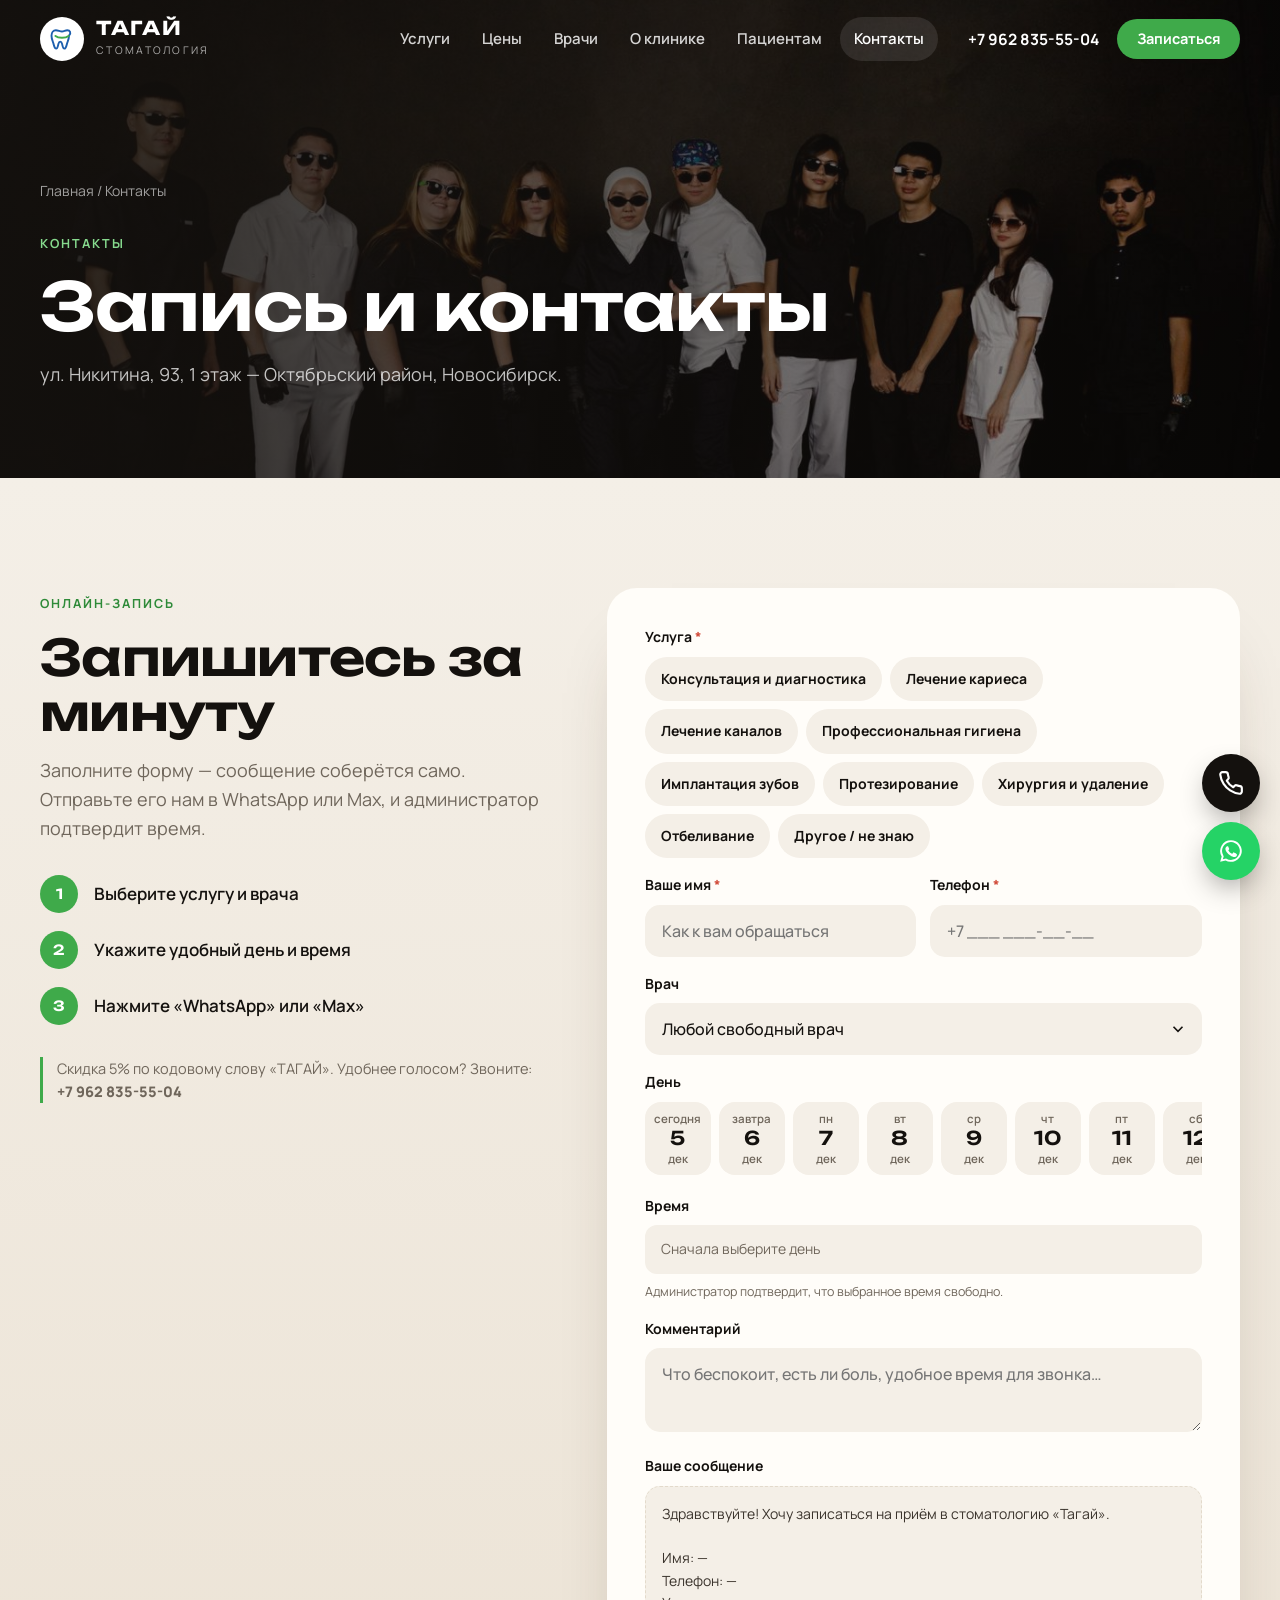
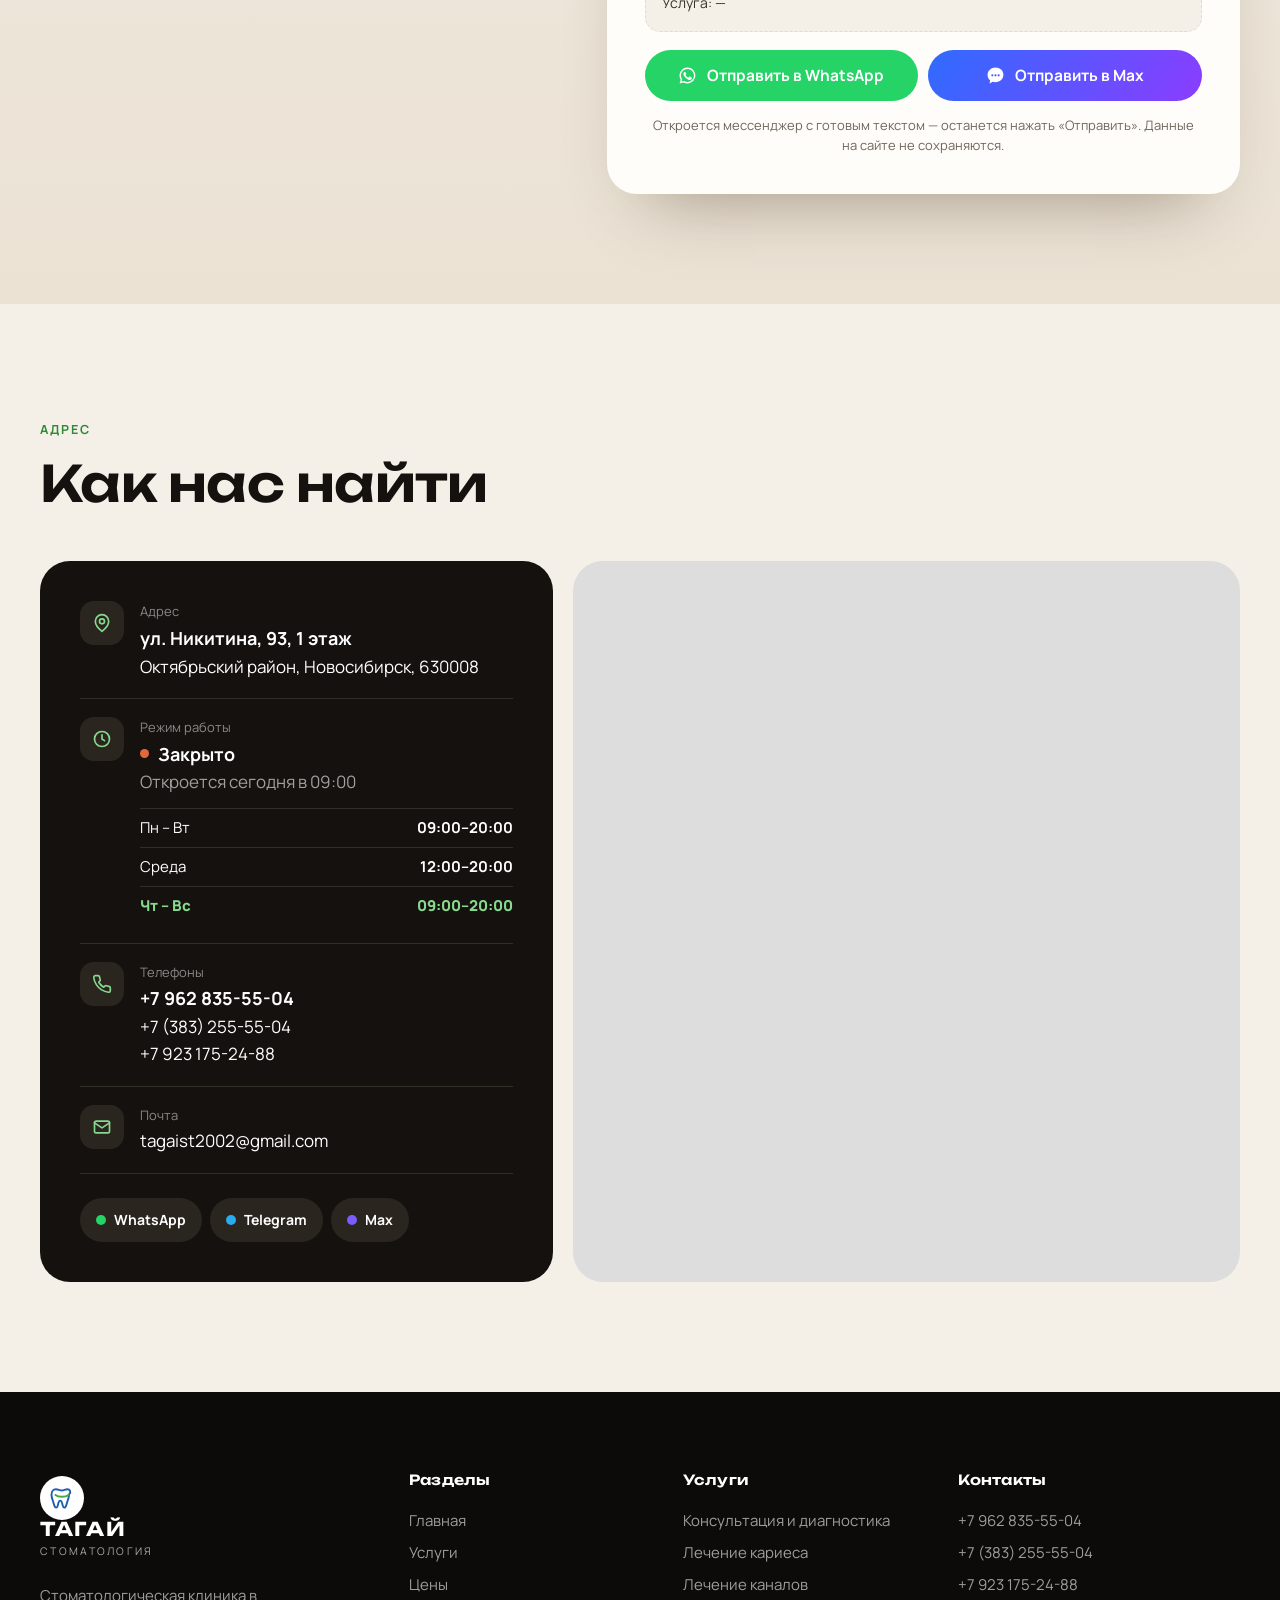
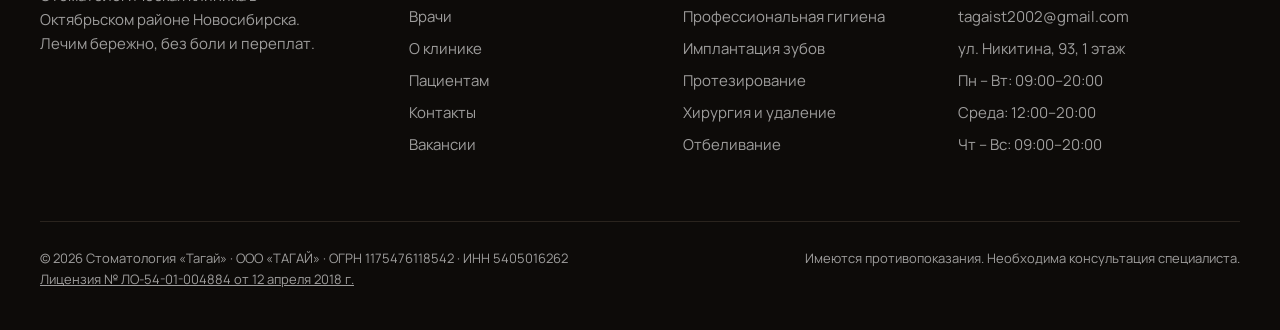
<file: contacts.html>
<!doctype html>
<html lang="ru">
<head>
<meta charset="utf-8">
<meta name="viewport" content="width=device-width,initial-scale=1">
<title>Контакты и запись — стоматология «Тагай», Новосибирск</title>
<meta name="description" content="Адрес, телефоны и онлайн-запись в стоматологию «Тагай»: ул. Никитина, 93, Новосибирск.">
<link rel="stylesheet" href="css/fonts.css?v=25">
<link rel="stylesheet" href="css/style.css?v=25">
</head>
<body data-page="contacts">
<header class="hdr" id="hdr"></header>
<main>

<div class="page-head" style="background-image:url(img/gal-13.jpg)"><div class="wrap">
  <div class="crumbs"><a href="index.html">Главная</a> / Контакты</div>
  <span class="eyebrow l">Контакты</span><h1>Запись и контакты</h1>
  <p class="lead">ул. Никитина, 93, 1 этаж — Октябрьский район, Новосибирск.</p>
</div></div>
<section class="booking" style="background:linear-gradient(180deg,var(--cream),#ebe2d4)">
  <div class="wrap book-grid">
    <div>
      <span class="eyebrow">Онлайн-запись</span>
      <h2>Запишитесь за минуту</h2>
      <p class="lead">Заполните форму — сообщение соберётся само. Отправьте его нам в WhatsApp или Max, и администратор подтвердит время.</p>
      <ol class="how"><li>Выберите услугу и врача</li><li>Укажите удобный день и время</li><li>Нажмите «WhatsApp» или «Max»</li></ol>
      <p class="note-line">Скидка 5% по кодовому слову «ТАГАЙ». Удобнее голосом? Звоните: <a data-tel="text" style="font-weight:800"></a></p>
    </div>
    <div class="bform" id="form"></div>
  </div>
</section>
<section><div class="wrap">
  <div class="sec-head"><div><span class="eyebrow">Адрес</span><h2>Как нас найти</h2></div></div>
  <div class="contacts" id="contacts"></div>
</div></section>

</main>
<footer class="ftr" id="ftr"></footer>
<script src="js/data.js?v=25"></script><script src="js/app.js?v=25"></script>
</body>
</html>
</file>
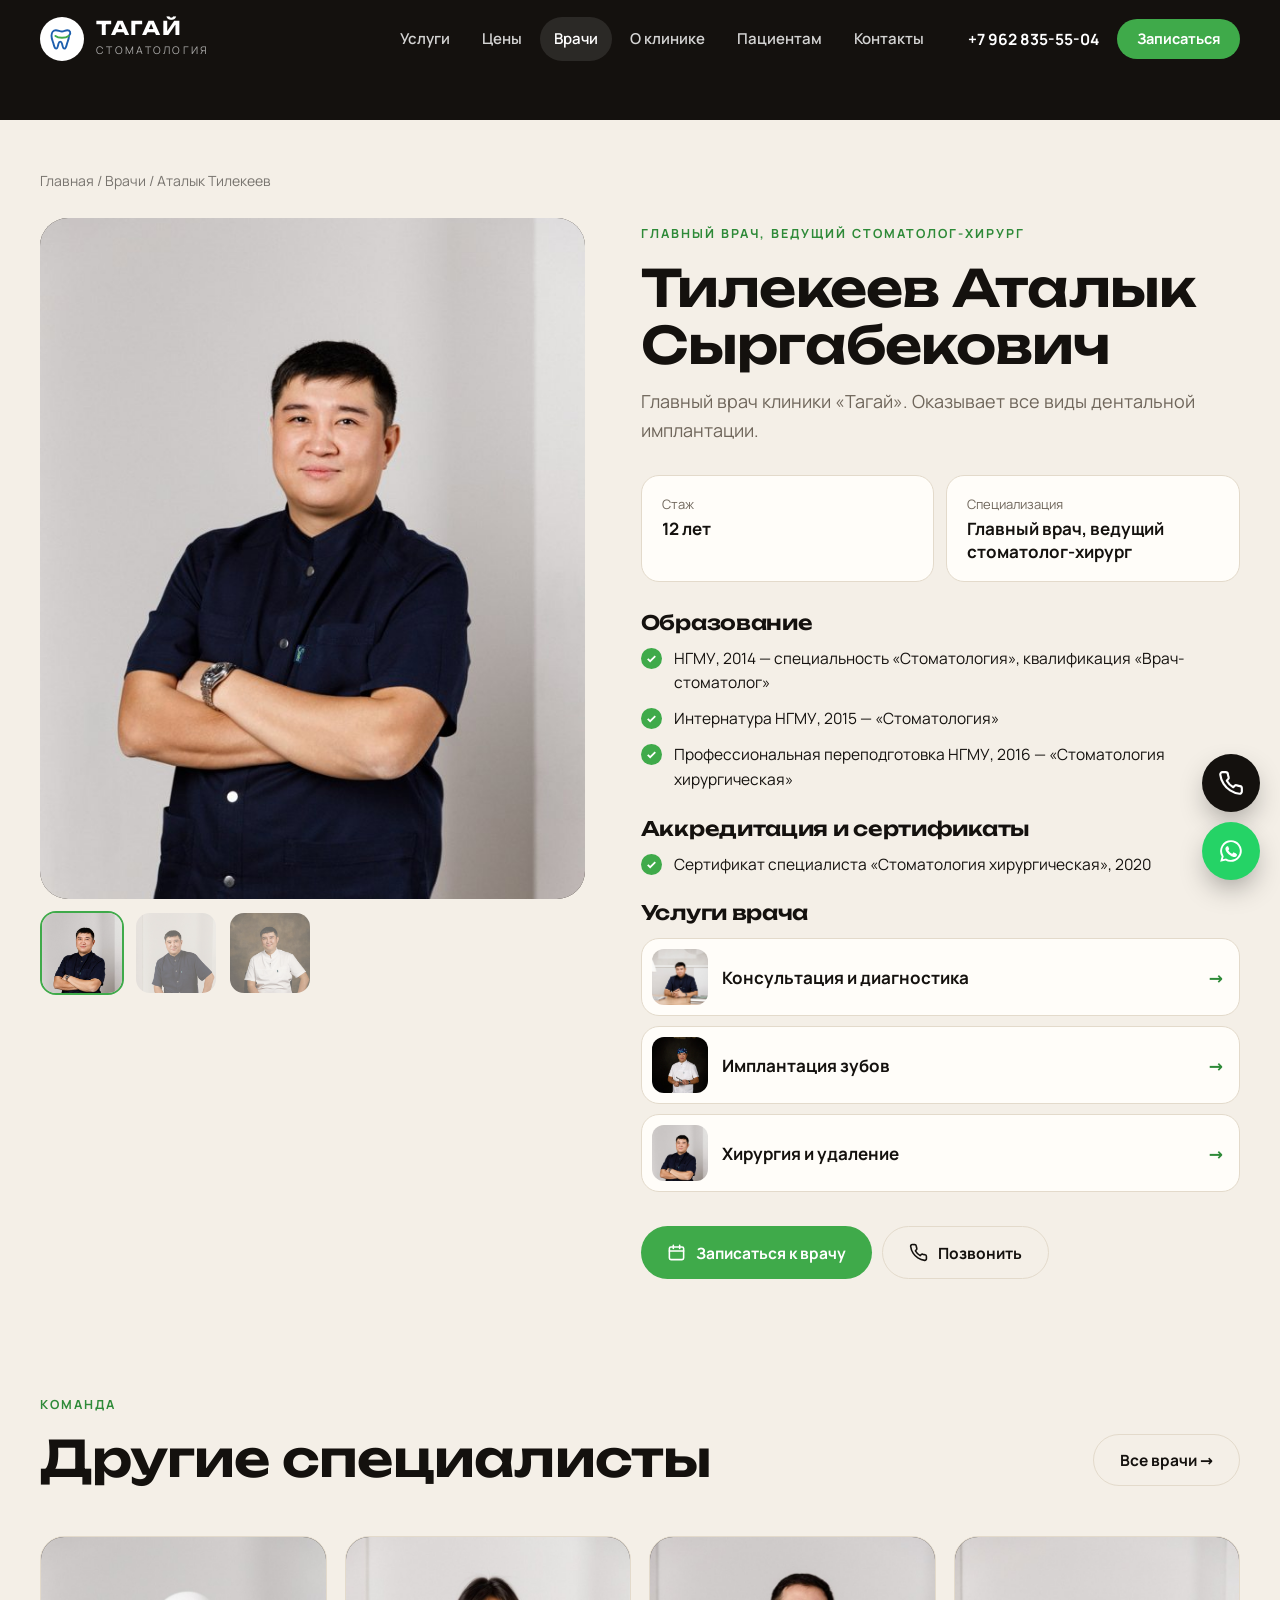
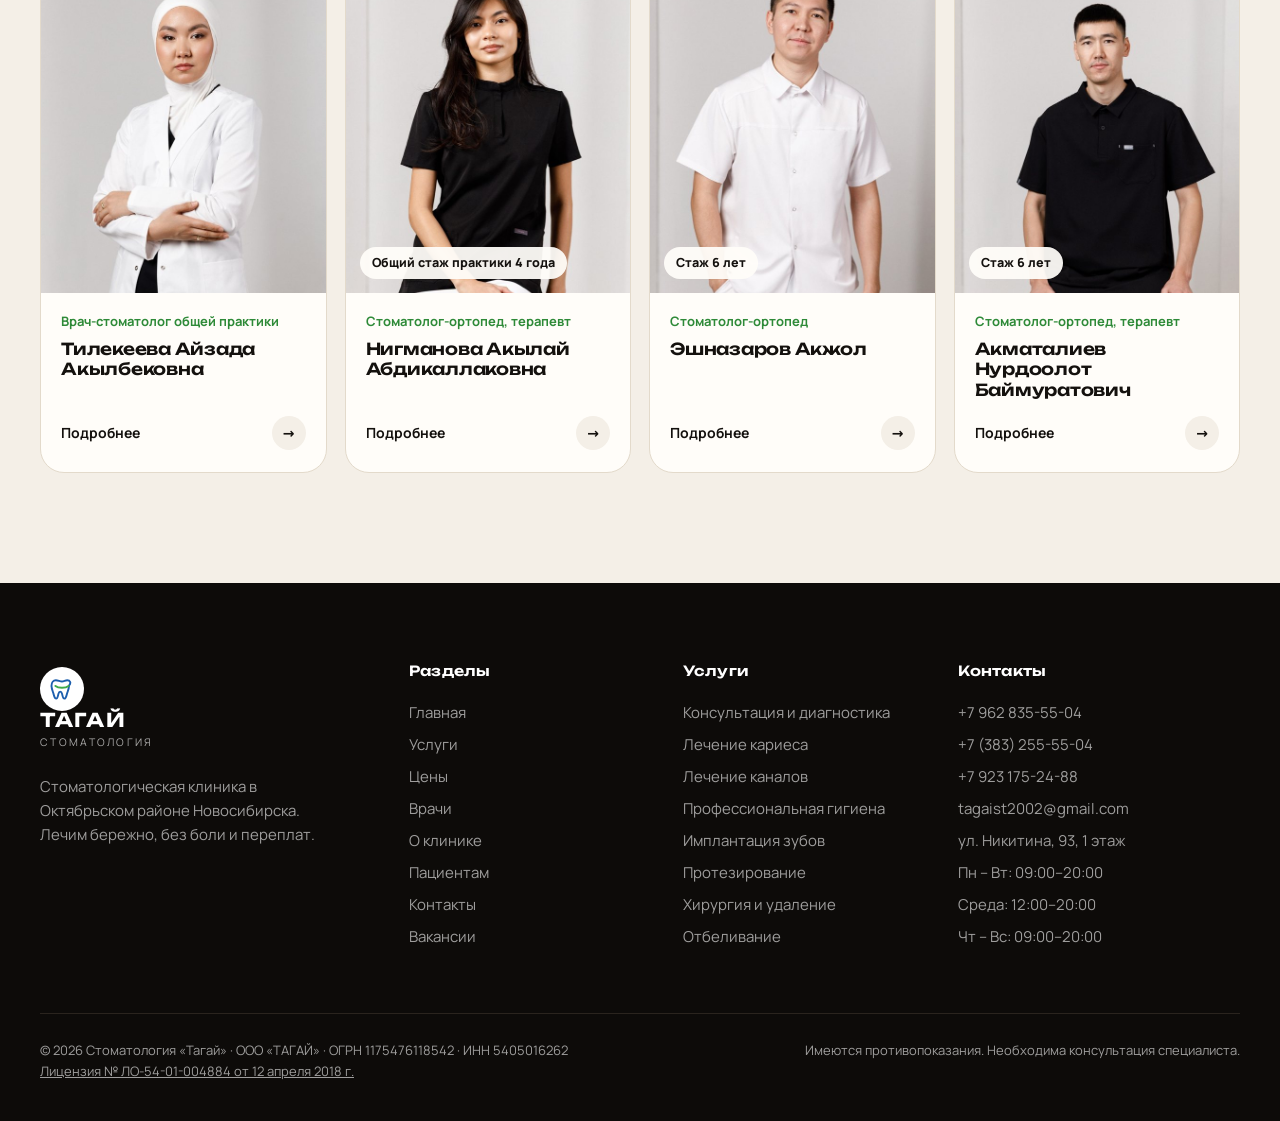
<file: doctor.html>
<!doctype html>
<html lang="ru">
<head>
<meta charset="utf-8">
<meta name="viewport" content="width=device-width,initial-scale=1">
<title>Врач — стоматология «Тагай»</title>
<meta name="description" content="Врач стоматологии «Тагай» в Новосибирске.">
<link rel="stylesheet" href="css/fonts.css?v=25">
<link rel="stylesheet" href="css/style.css?v=25">
</head>
<body data-page="doctor">
<header class="hdr" id="hdr"></header>
<main>

<div class="page-head" style="padding:120px 0 0;background:var(--ink)"></div>
<section style="padding-top:50px"><div class="wrap">
  <div class="crumbs" style="opacity:.55"><a href="index.html">Главная</a> / <a href="doctors.html">Врачи</a> / <span id="crumb"></span></div>
  <div class="doctor" id="doctor"></div>
</div></section>
<section style="padding-top:0"><div class="wrap">
  <div class="sec-head"><div><span class="eyebrow">Команда</span><h2>Другие специалисты</h2></div><a class="btn btn-ghost" href="doctors.html">Все врачи →</a></div>
  <div class="team-grid" id="others"></div>
</div></section>

</main>
<footer class="ftr" id="ftr"></footer>
<script src="js/data.js?v=25"></script><script src="js/app.js?v=25"></script>
</body>
</html>
</file>
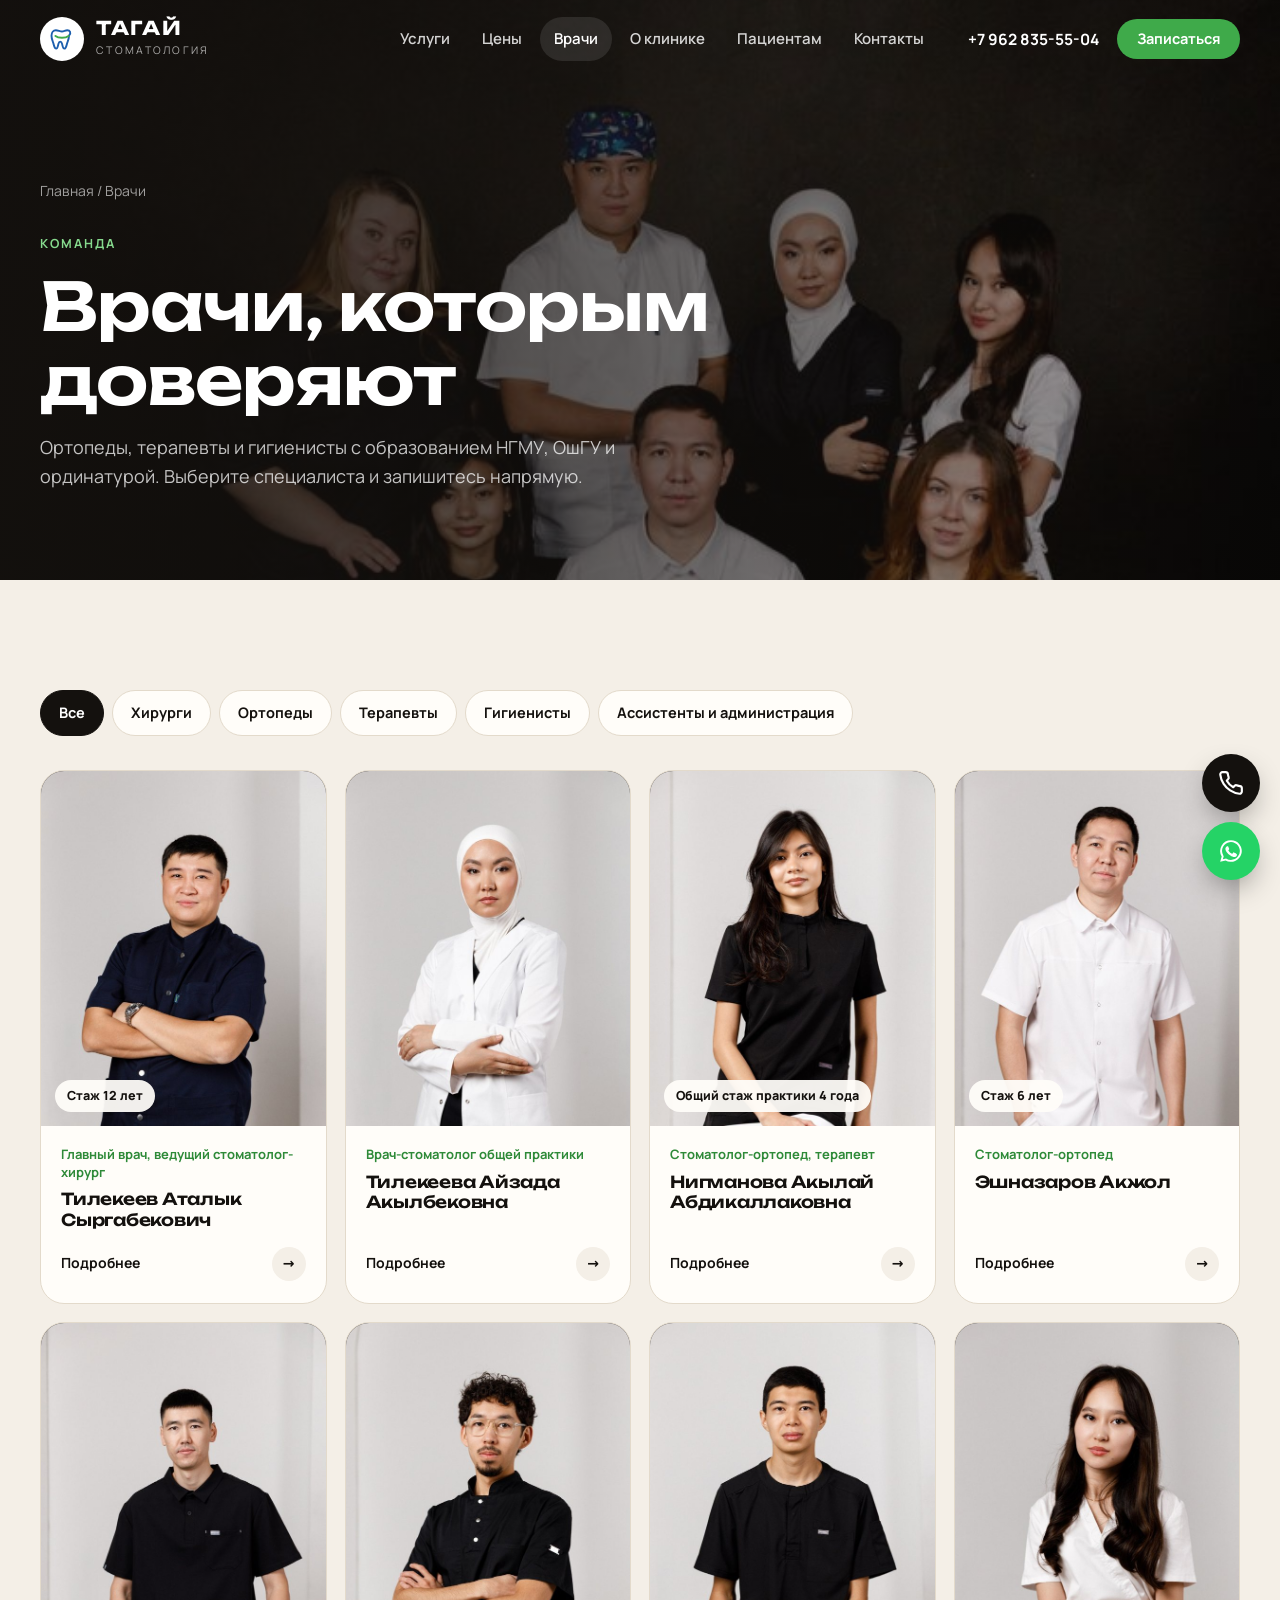
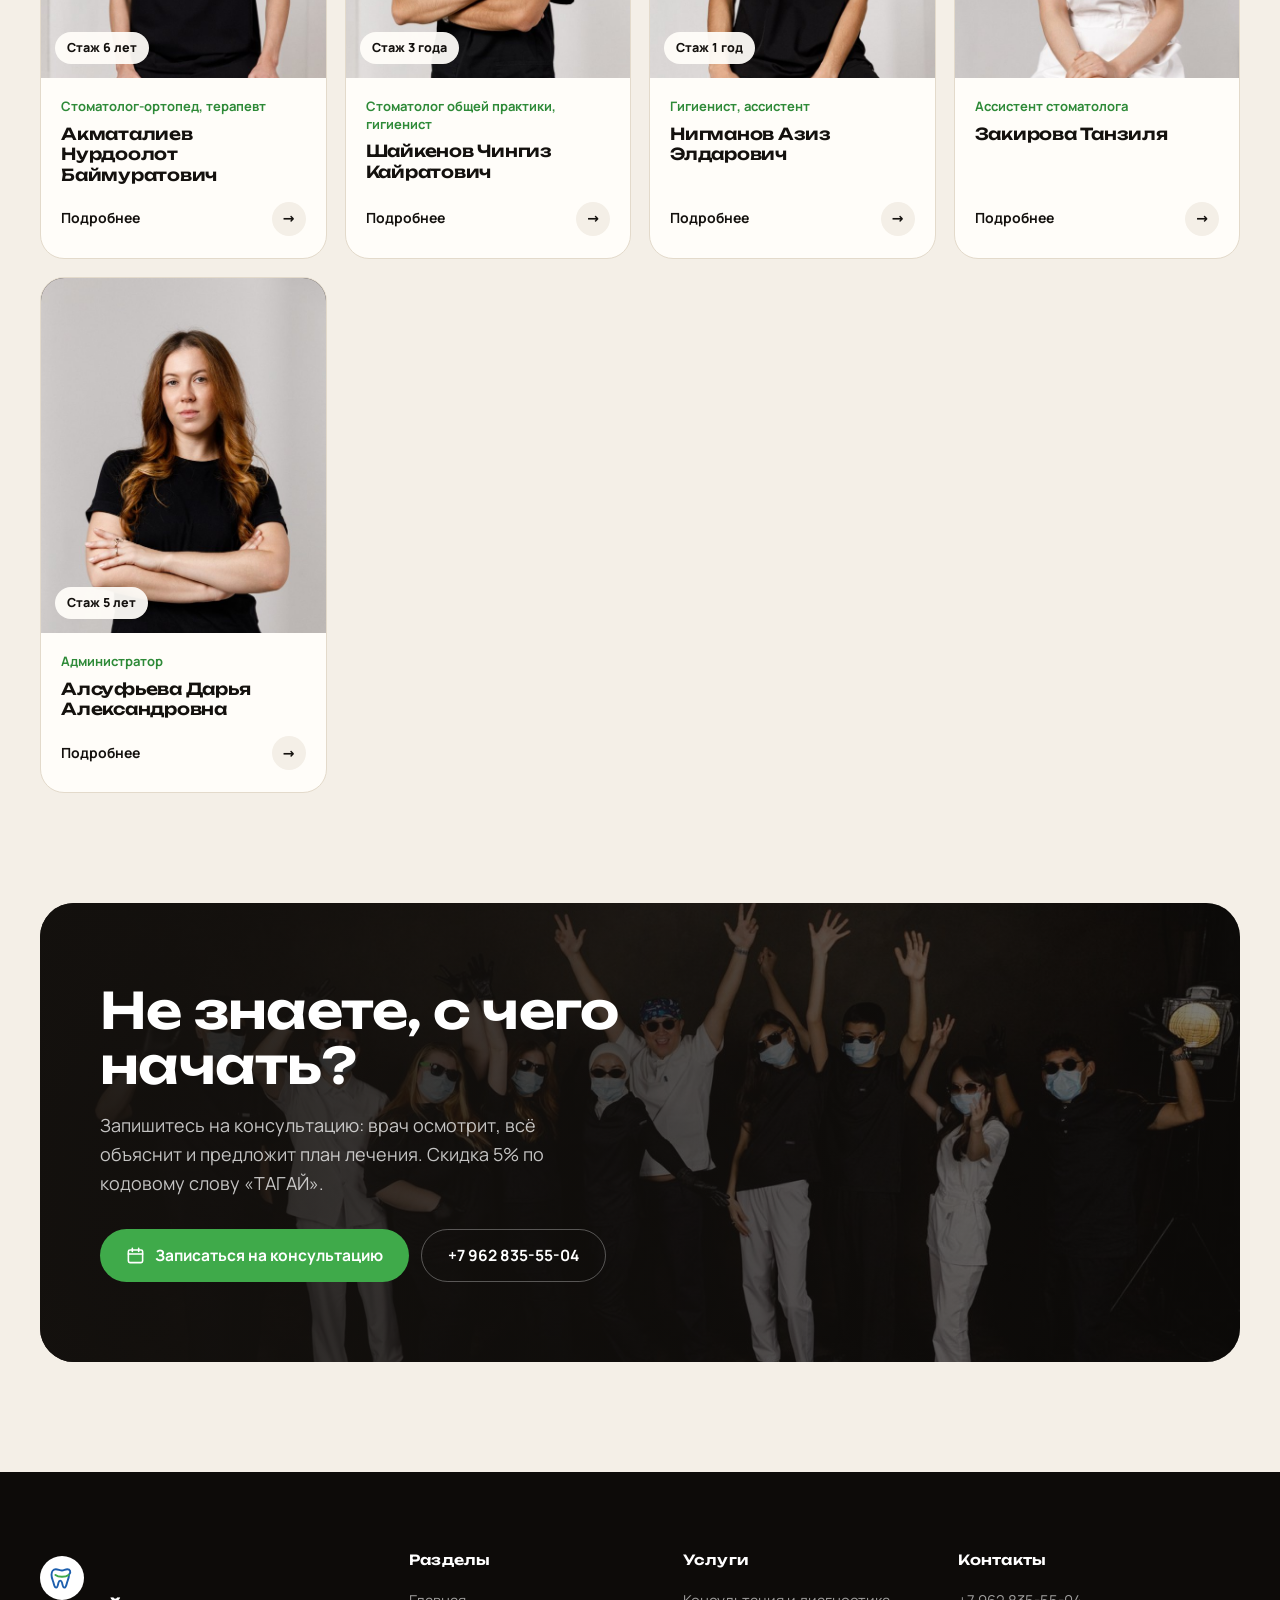
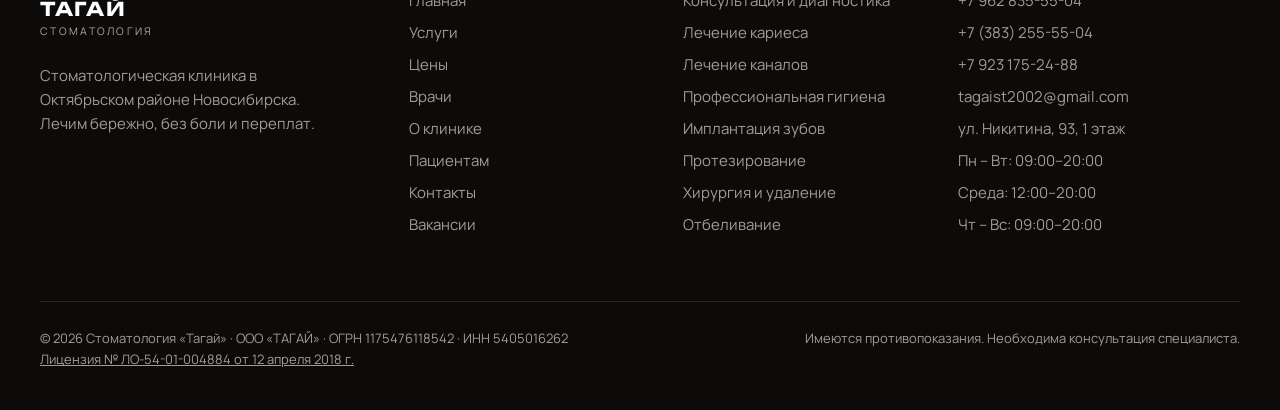
<file: doctors.html>
<!doctype html>
<html lang="ru">
<head>
<meta charset="utf-8">
<meta name="viewport" content="width=device-width,initial-scale=1">
<title>Врачи — стоматология «Тагай», Новосибирск</title>
<meta name="description" content="Команда стоматологии «Тагай»: ортопеды, терапевты, гигиенисты.">
<link rel="stylesheet" href="css/fonts.css?v=25">
<link rel="stylesheet" href="css/style.css?v=25">
</head>
<body data-page="doctors">
<header class="hdr" id="hdr"></header>
<main>

<div class="page-head" style="background-image:url(img/gal-7.jpg);background-position:center 25%"><div class="wrap">
  <div class="crumbs"><a href="index.html">Главная</a> / Врачи</div>
  <span class="eyebrow l">Команда</span><h1>Врачи, которым доверяют</h1>
  <p class="lead">Ортопеды, терапевты и гигиенисты с образованием НГМУ, ОшГУ и ординатурой. Выберите специалиста и запишитесь напрямую.</p>
</div></div>
<section><div class="wrap">
  <div class="filters"></div>
  <div class="team-grid" id="list"></div>
</div></section>
<section style="padding-top:0"><div class="wrap"><div class="cta reveal">
  <h2>Не знаете, с чего начать?</h2>
  <p>Запишитесь на консультацию: врач осмотрит, всё объяснит и предложит план лечения. Скидка 5% по кодовому слову «ТАГАЙ».</p>
  <div class="btns"><button class="btn btn-green" data-book data-service="consult" data-ic="cal">Записаться на консультацию</button><a class="btn btn-ghost l" data-tel="text"></a></div>
</div></div></section>
</main>
<footer class="ftr" id="ftr"></footer>
<script src="js/data.js?v=25"></script><script src="js/app.js?v=25"></script>
</body>
</html>
</file>
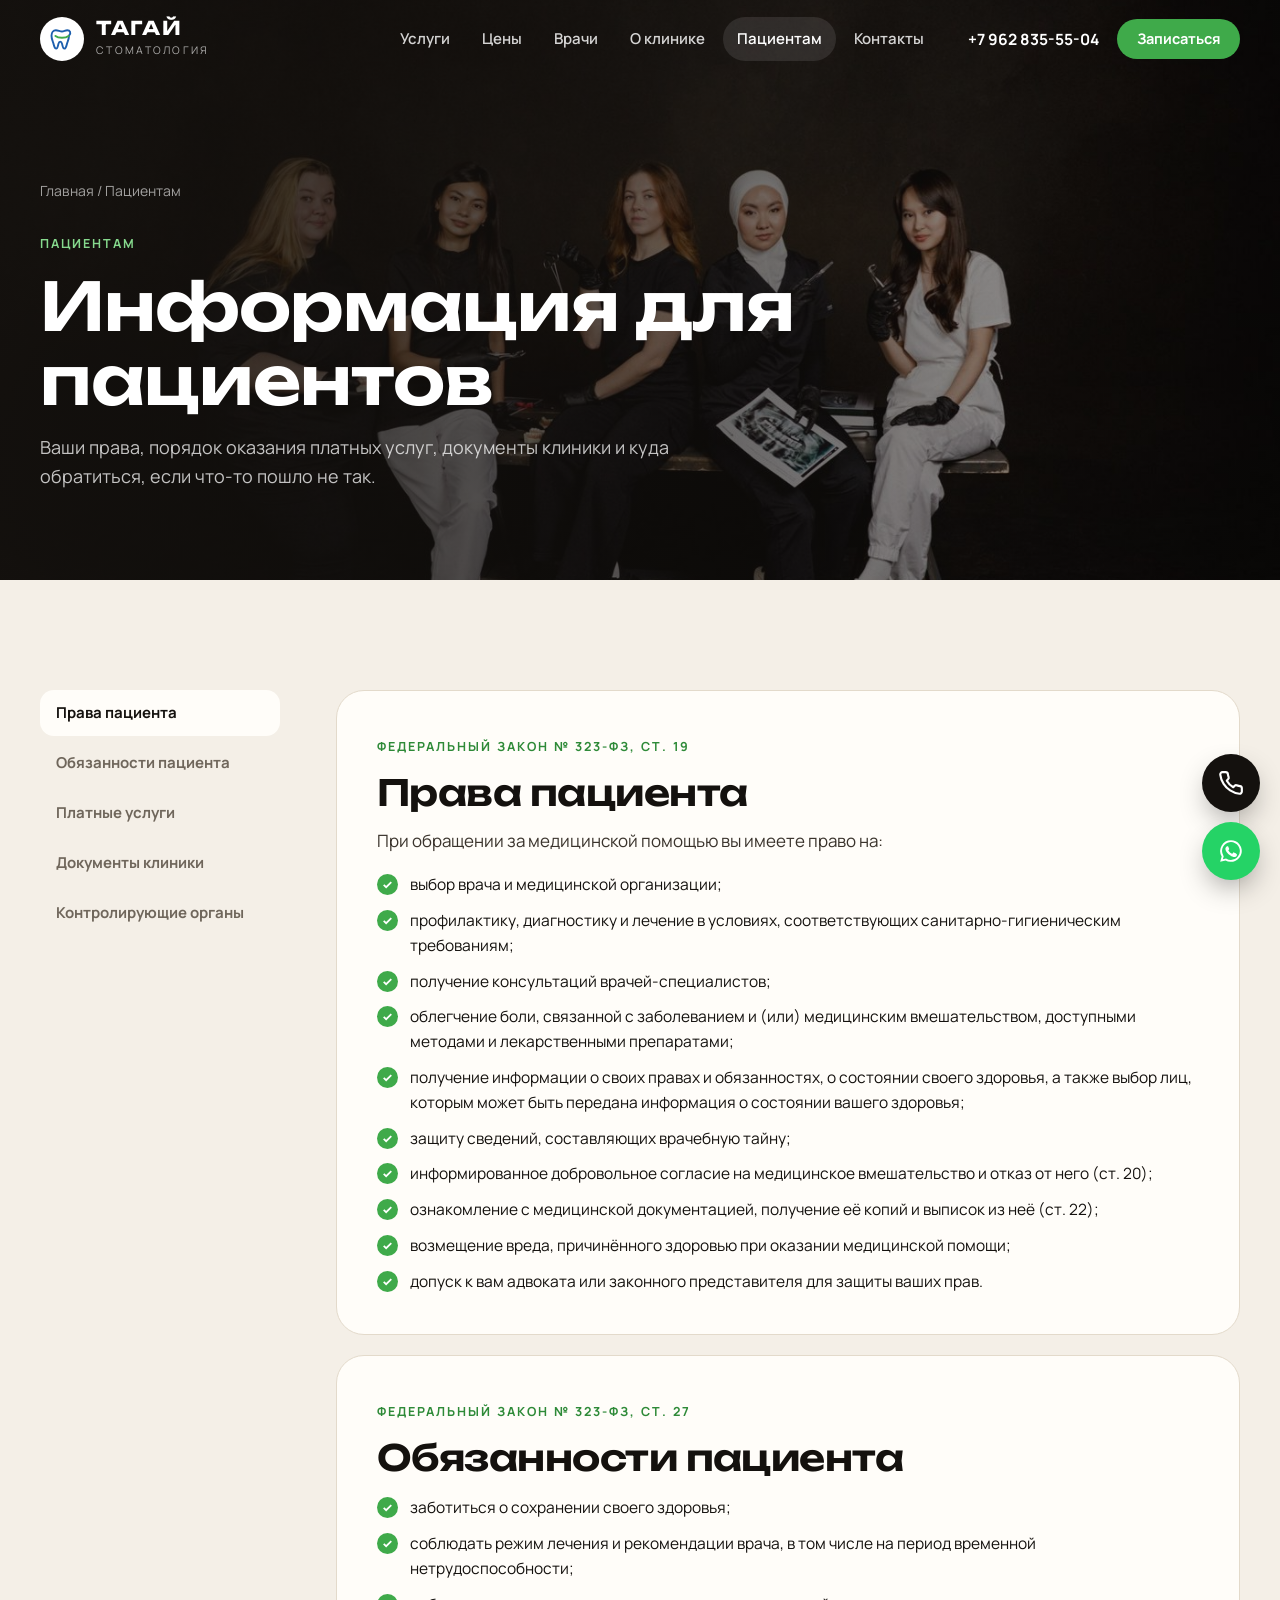
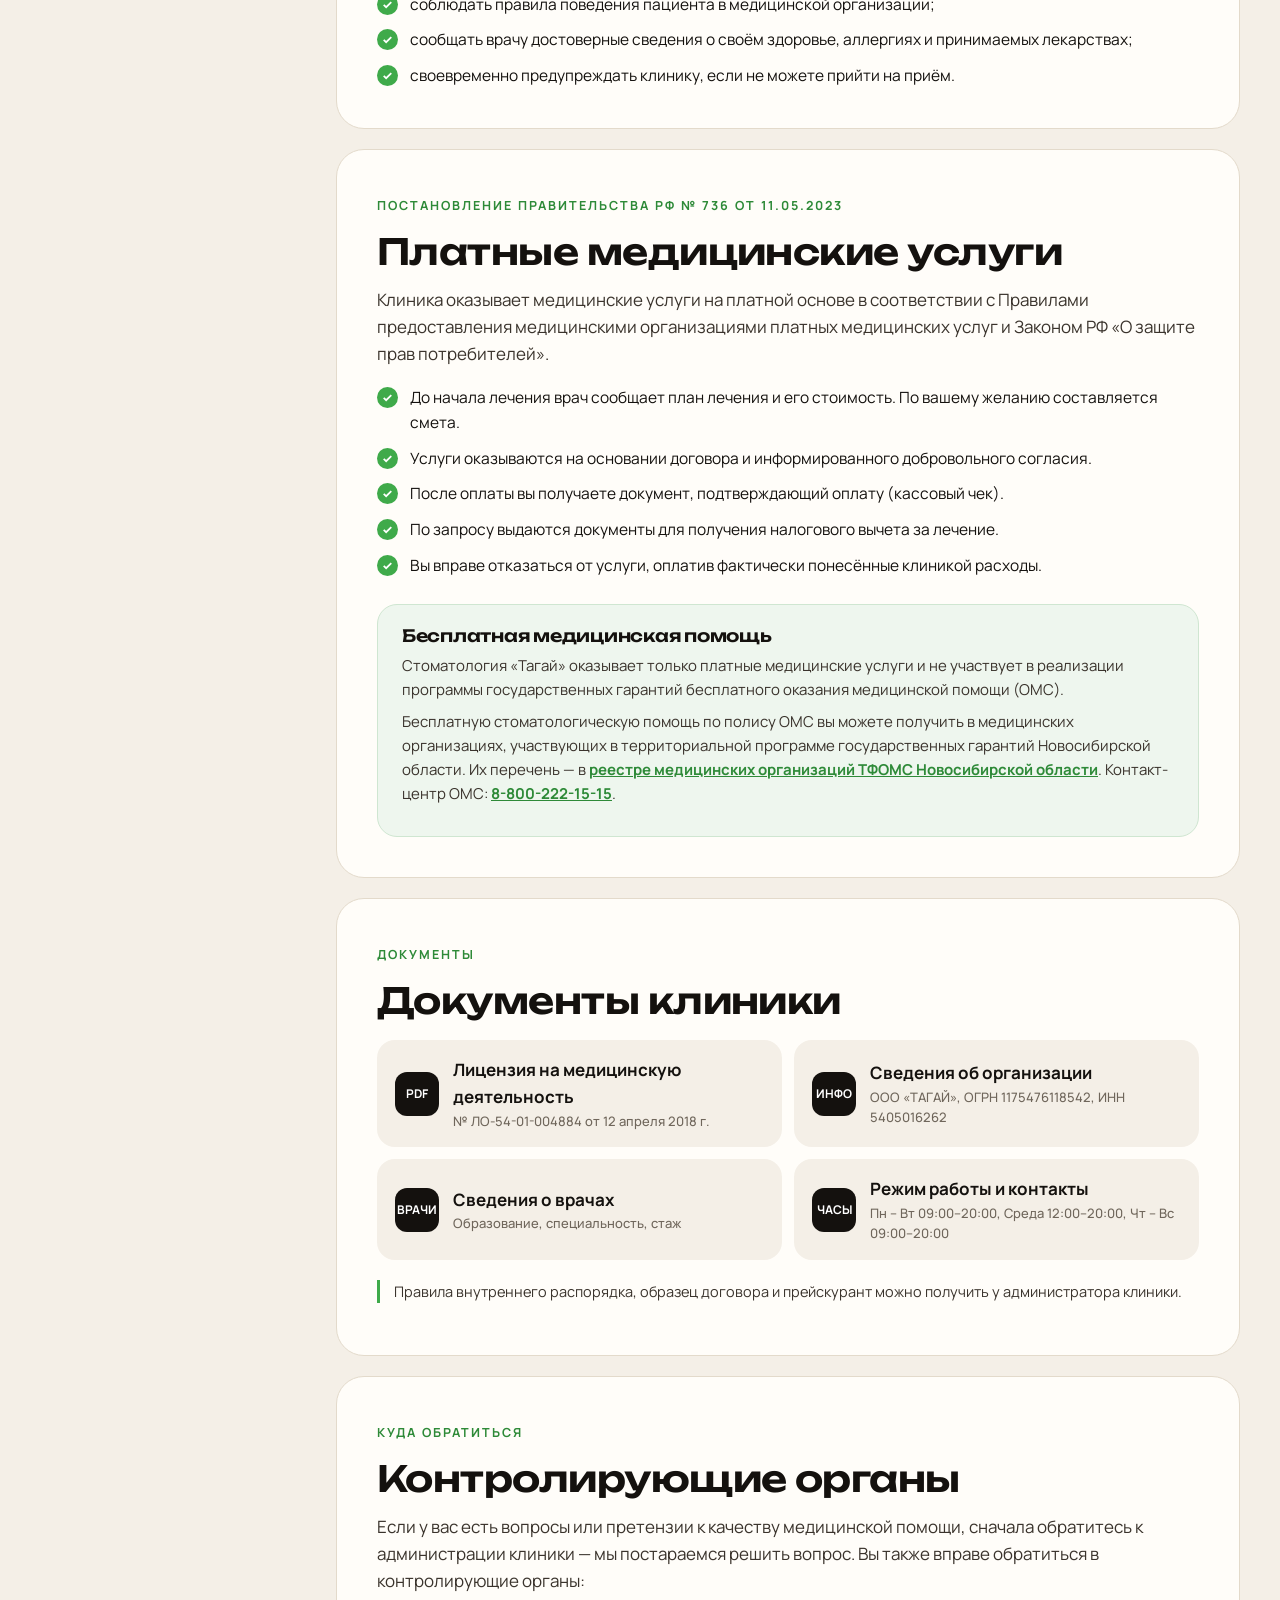
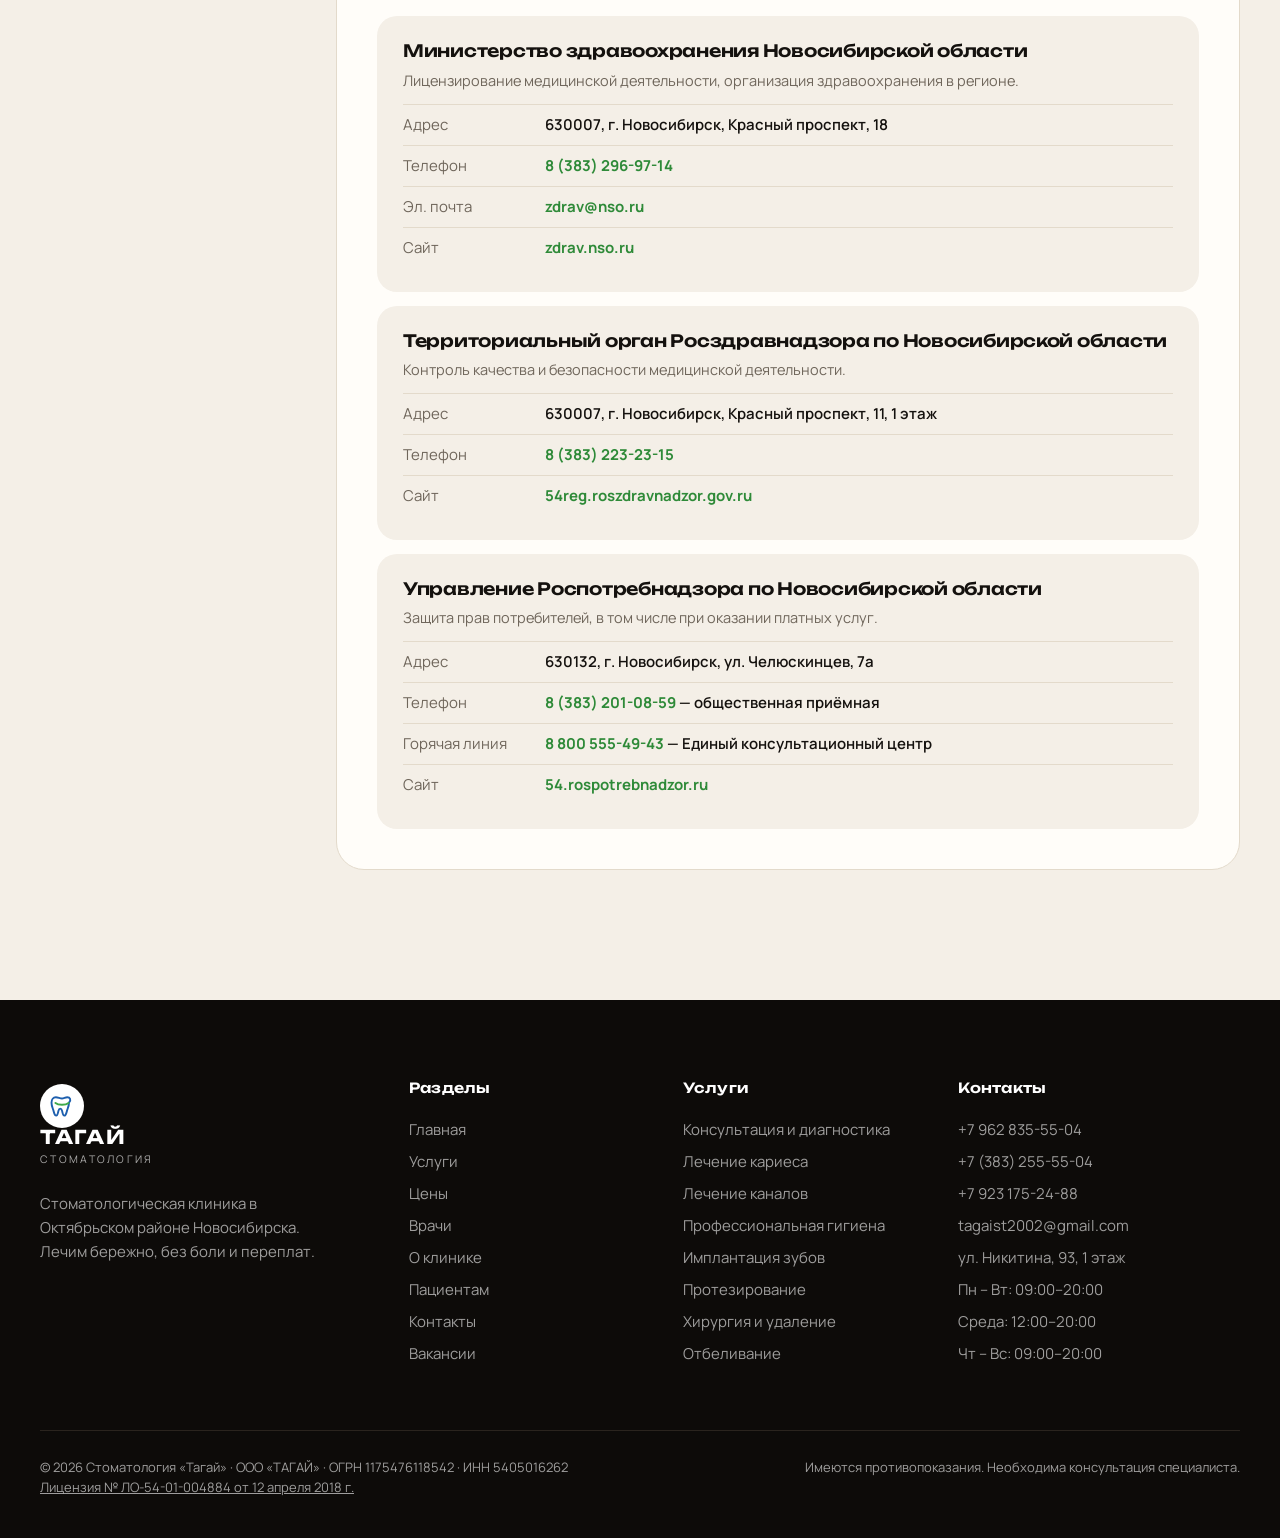
<file: patients.html>
<!doctype html>
<html lang="ru">
<head>
<meta charset="utf-8">
<meta name="viewport" content="width=device-width,initial-scale=1">
<title>Пациентам — стоматология «Тагай», Новосибирск</title>
<meta name="description" content="Информация для пациентов стоматологии «Тагай»: права и обязанности пациента, платные услуги, контролирующие органы, лицензия.">
<link rel="stylesheet" href="css/fonts.css?v=25">
<link rel="stylesheet" href="css/style.css?v=25">
</head>
<body data-page="patients">
<header class="hdr" id="hdr"></header>
<main>

<div class="page-head" style="background-image:url(img/gal-8.jpg)"><div class="wrap">
  <div class="crumbs"><a href="index.html">Главная</a> / Пациентам</div>
  <span class="eyebrow l">Пациентам</span><h1>Информация для пациентов</h1>
  <p class="lead">Ваши права, порядок оказания платных услуг, документы клиники и куда обратиться, если что-то пошло не так.</p>
</div></div>

<section><div class="wrap pt">
  <nav class="pt-nav">
    <a href="#rights">Права пациента</a>
    <a href="#duties">Обязанности пациента</a>
    <a href="#paid">Платные услуги</a>
    <a href="#docs">Документы клиники</a>
    <a href="#control">Контролирующие органы</a>
  </nav>

  <div class="pt-body">
    <article id="rights">
      <span class="eyebrow">Федеральный закон № 323-ФЗ, ст. 19</span>
      <h2>Права пациента</h2>
      <p>При обращении за медицинской помощью вы имеете право на:</p>
      <ul class="ticks">
        <li>выбор врача и медицинской организации;</li>
        <li>профилактику, диагностику и лечение в условиях, соответствующих санитарно-гигиеническим требованиям;</li>
        <li>получение консультаций врачей-специалистов;</li>
        <li>облегчение боли, связанной с заболеванием и (или) медицинским вмешательством, доступными методами и лекарственными препаратами;</li>
        <li>получение информации о своих правах и обязанностях, о состоянии своего здоровья, а также выбор лиц, которым может быть передана информация о состоянии вашего здоровья;</li>
        <li>защиту сведений, составляющих врачебную тайну;</li>
        <li>информированное добровольное согласие на медицинское вмешательство и отказ от него (ст. 20);</li>
        <li>ознакомление с медицинской документацией, получение её копий и выписок из неё (ст. 22);</li>
        <li>возмещение вреда, причинённого здоровью при оказании медицинской помощи;</li>
        <li>допуск к вам адвоката или законного представителя для защиты ваших прав.</li>
      </ul>
    </article>

    <article id="duties">
      <span class="eyebrow">Федеральный закон № 323-ФЗ, ст. 27</span>
      <h2>Обязанности пациента</h2>
      <ul class="ticks">
        <li>заботиться о сохранении своего здоровья;</li>
        <li>соблюдать режим лечения и рекомендации врача, в том числе на период временной нетрудоспособности;</li>
        <li>соблюдать правила поведения пациента в медицинской организации;</li>
        <li>сообщать врачу достоверные сведения о своём здоровье, аллергиях и принимаемых лекарствах;</li>
        <li>своевременно предупреждать клинику, если не можете прийти на приём.</li>
      </ul>
    </article>

    <article id="paid">
      <span class="eyebrow">Постановление Правительства РФ № 736 от 11.05.2023</span>
      <h2>Платные медицинские услуги</h2>
      <p>Клиника оказывает медицинские услуги на платной основе в соответствии с Правилами предоставления медицинскими организациями платных медицинских услуг и Законом РФ «О защите прав потребителей».</p>
      <ul class="ticks">
        <li>До начала лечения врач сообщает план лечения и его стоимость. По вашему желанию составляется смета.</li>
        <li>Услуги оказываются на основании договора и информированного добровольного согласия.</li>
        <li>После оплаты вы получаете документ, подтверждающий оплату (кассовый чек).</li>
        <li>По запросу выдаются документы для получения налогового вычета за лечение.</li>
        <li>Вы вправе отказаться от услуги, оплатив фактически понесённые клиникой расходы.</li>
      </ul>
      <div class="oms" id="oms">
        <h3>Бесплатная медицинская помощь</h3>
        <p>Стоматология «Тагай» оказывает только платные медицинские услуги и не участвует в реализации программы государственных гарантий бесплатного оказания медицинской помощи (ОМС).</p>
        <p>Бесплатную стоматологическую помощь по полису ОМС вы можете получить в медицинских организациях, участвующих в территориальной программе государственных гарантий Новосибирской области. Их перечень — в <a href="https://novofoms.ru/info/2/" target="_blank" rel="noopener">реестре медицинских организаций ТФОМС Новосибирской области</a>. Контакт-центр ОМС: <a href="tel:88002221515">8-800-222-15-15</a>.</p>
      </div>
    </article>

    <article id="docs">
      <span class="eyebrow">Документы</span>
      <h2>Документы клиники</h2>
      <div class="pt-docs" id="ptDocs"></div>
      <p class="note-line" style="margin-top:20px">Правила внутреннего распорядка, образец договора и прейскурант можно получить у администратора клиники.</p>
    </article>

    <article id="control">
      <span class="eyebrow">Куда обратиться</span>
      <h2>Контролирующие органы</h2>
      <p>Если у вас есть вопросы или претензии к качеству медицинской помощи, сначала обратитесь к администрации клиники — мы постараемся решить вопрос. Вы также вправе обратиться в контролирующие органы:</p>
      <div class="orgs">
        <div class="org">
          <h3>Министерство здравоохранения Новосибирской области</h3>
          <p>Лицензирование медицинской деятельности, организация здравоохранения в регионе.</p>
          <dl><div><dt>Адрес</dt><dd>630007, г. Новосибирск, Красный проспект, 18</dd></div>
            <div><dt>Телефон</dt><dd><a href="tel:+73832969714">8 (383) 296-97-14</a></dd></div>
            <div><dt>Эл. почта</dt><dd><a href="mailto:zdrav@nso.ru">zdrav@nso.ru</a></dd></div>
            <div><dt>Сайт</dt><dd><a href="https://zdrav.nso.ru" target="_blank" rel="noopener">zdrav.nso.ru</a></dd></div></dl>
        </div>
        <div class="org">
          <h3>Территориальный орган Росздравнадзора по Новосибирской области</h3>
          <p>Контроль качества и безопасности медицинской деятельности.</p>
          <dl><div><dt>Адрес</dt><dd>630007, г. Новосибирск, Красный проспект, 11, 1 этаж</dd></div>
            <div><dt>Телефон</dt><dd><a href="tel:+73832232315">8 (383) 223-23-15</a></dd></div>
            <div><dt>Сайт</dt><dd><a href="https://54reg.roszdravnadzor.gov.ru" target="_blank" rel="noopener">54reg.roszdravnadzor.gov.ru</a></dd></div></dl>
        </div>
        <div class="org">
          <h3>Управление Роспотребнадзора по Новосибирской области</h3>
          <p>Защита прав потребителей, в том числе при оказании платных услуг.</p>
          <dl><div><dt>Адрес</dt><dd>630132, г. Новосибирск, ул. Челюскинцев, 7а</dd></div>
            <div><dt>Телефон</dt><dd><a href="tel:+73832010859">8 (383) 201-08-59</a> — общественная приёмная</dd></div>
            <div><dt>Горячая линия</dt><dd><a href="tel:88005554943">8 800 555-49-43</a> — Единый консультационный центр</dd></div>
            <div><dt>Сайт</dt><dd><a href="https://54.rospotrebnadzor.ru" target="_blank" rel="noopener">54.rospotrebnadzor.ru</a></dd></div></dl>
        </div>
      </div>
    </article>
  </div>
</div></section>

</main>
<footer class="ftr" id="ftr"></footer>
<script src="js/data.js?v=25"></script><script src="js/app.js?v=25"></script>
</body>
</html>
</file>
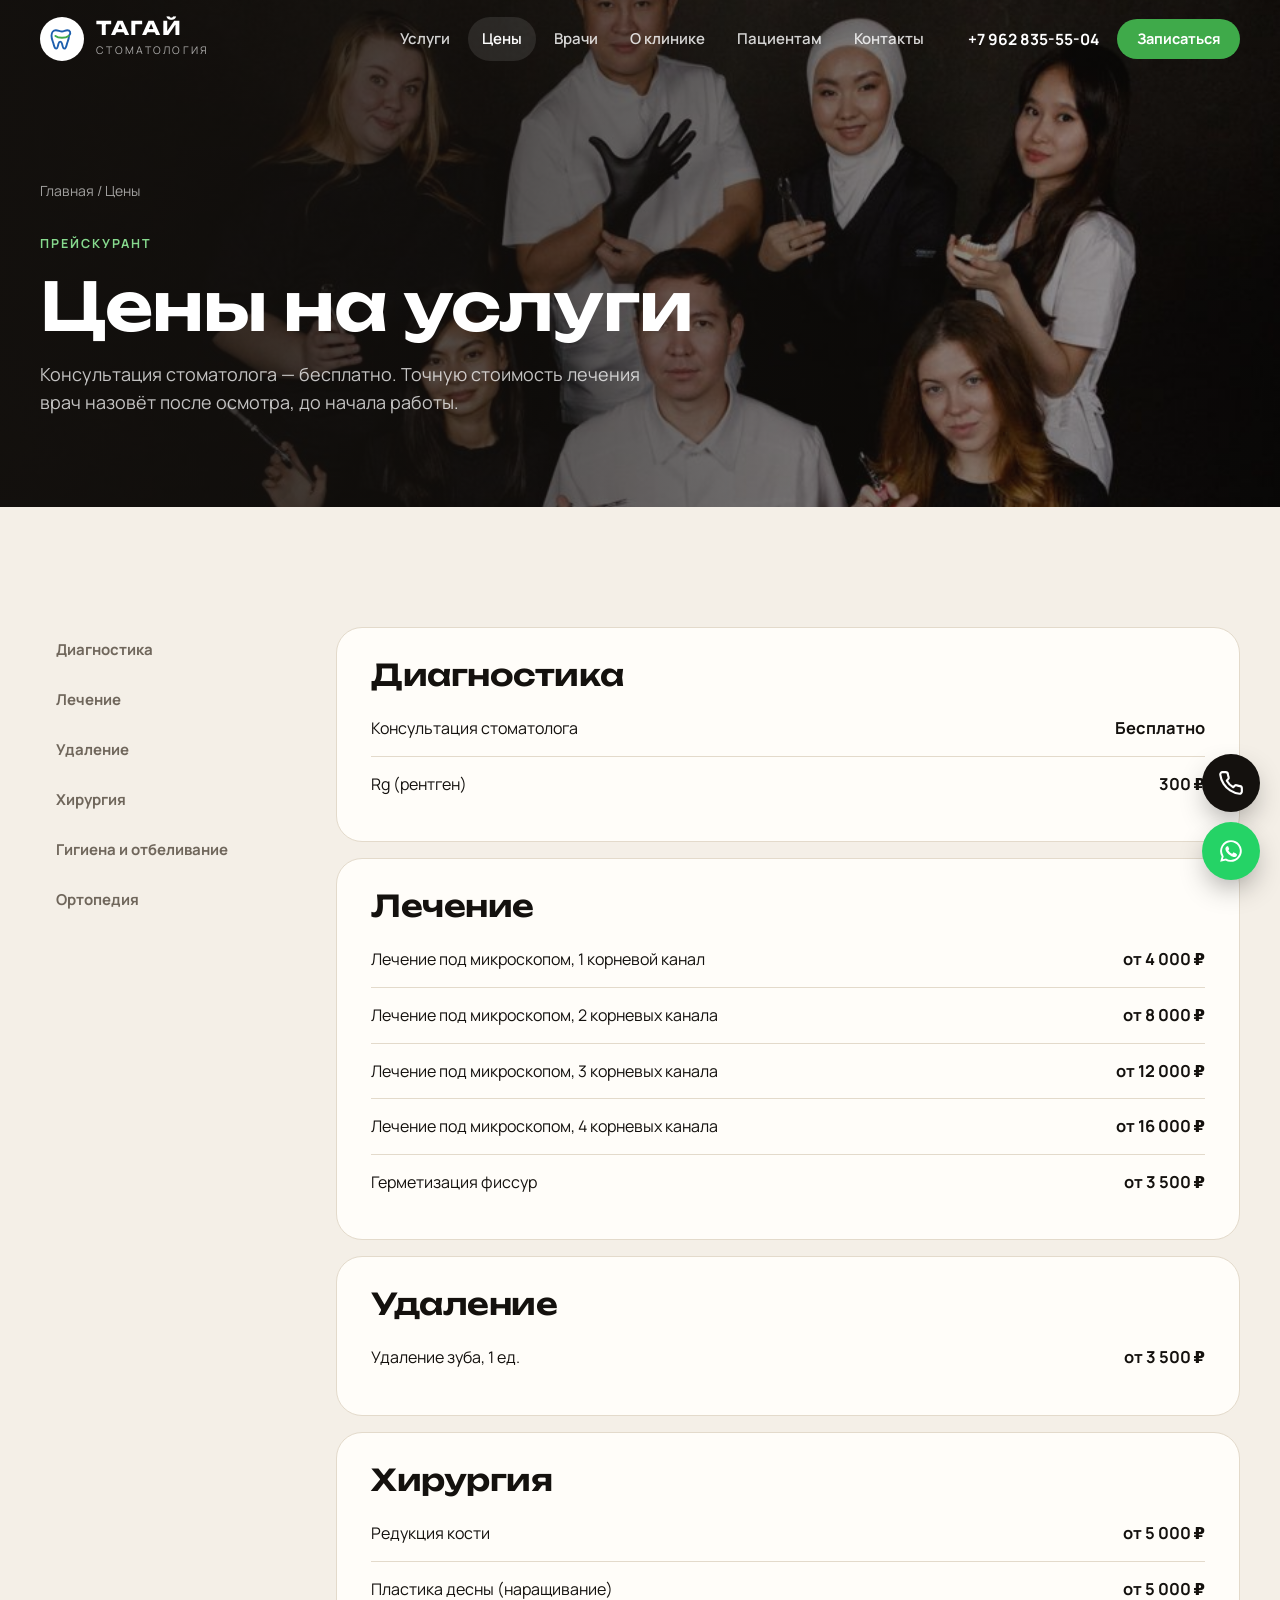
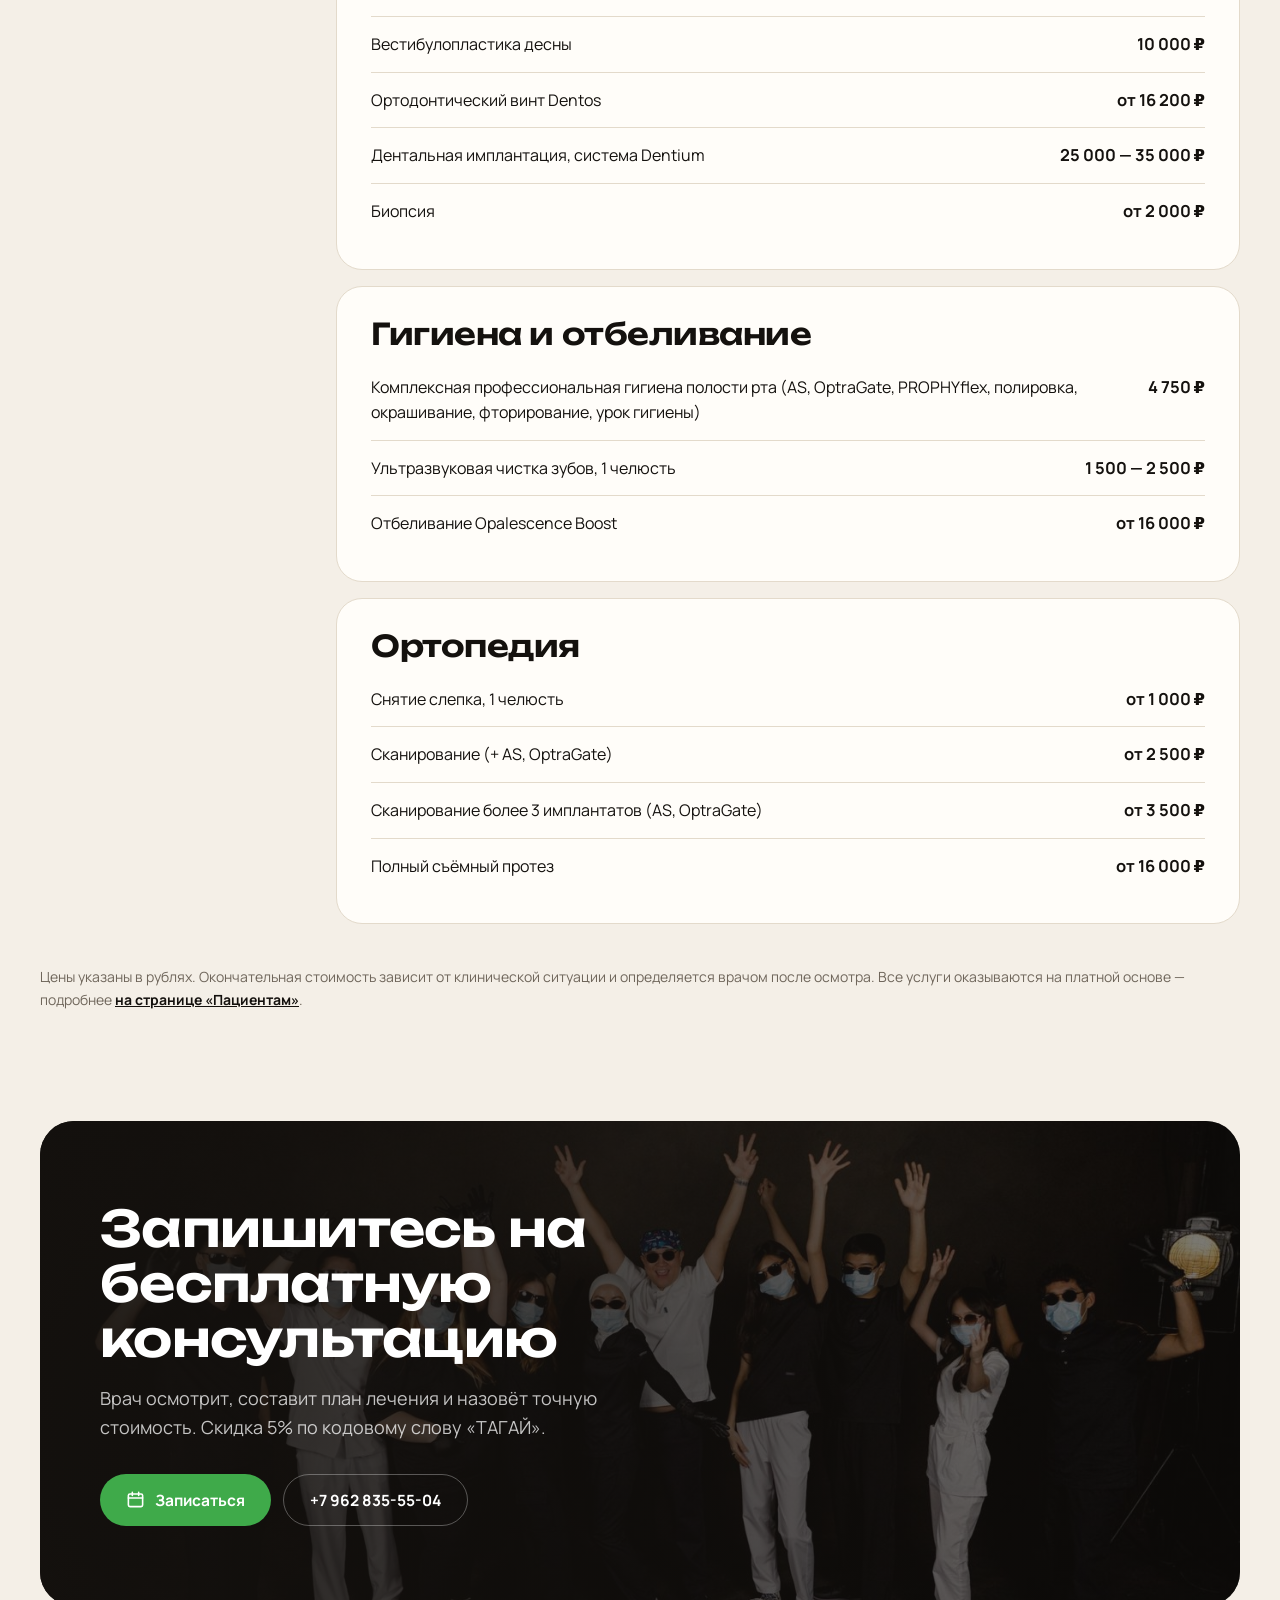
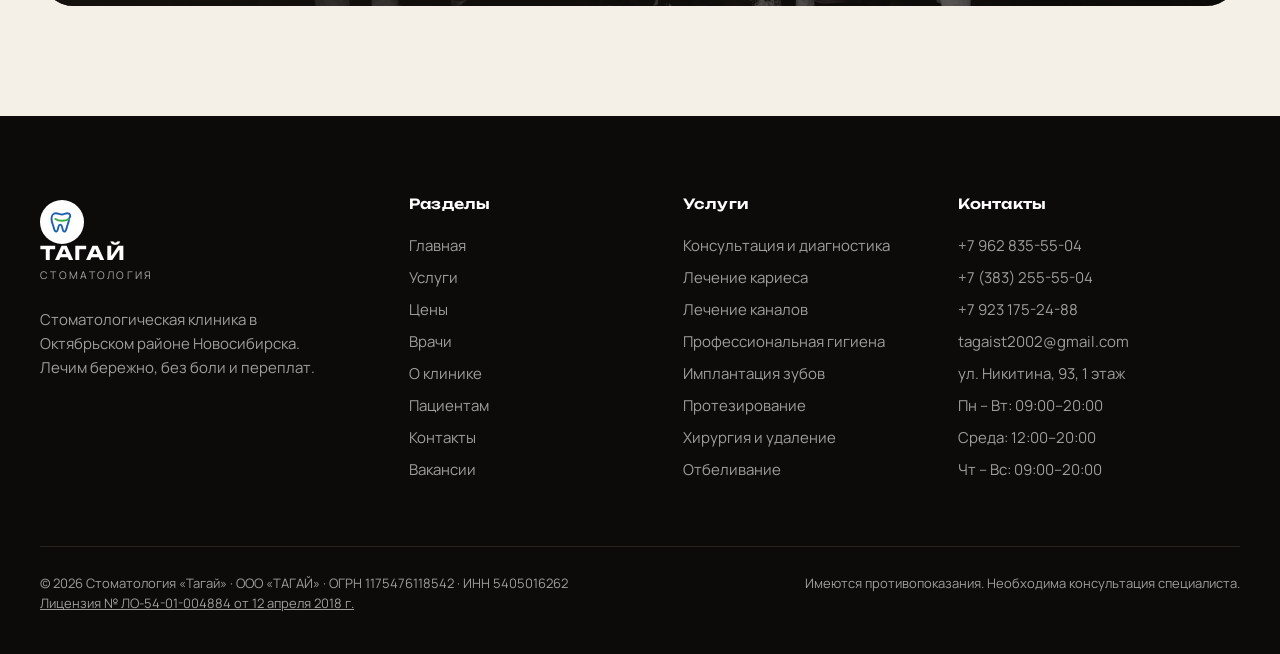
<file: prices.html>
<!doctype html>
<html lang="ru">
<head>
<meta charset="utf-8">
<meta name="viewport" content="width=device-width,initial-scale=1">
<title>Цены — стоматология «Тагай», Новосибирск</title>
<meta name="description" content="Цены на услуги стоматологии «Тагай»: бесплатная консультация, лечение под микроскопом, имплантация Dentium, гигиена, отбеливание, протезирование.">
<link rel="stylesheet" href="css/fonts.css?v=25">
<link rel="stylesheet" href="css/style.css?v=25">
</head>
<body data-page="prices">
<header class="hdr" id="hdr"></header>
<main>

<div class="page-head" style="background-image:url(img/team-group.jpg);background-position:center 30%"><div class="wrap">
  <div class="crumbs"><a href="index.html">Главная</a> / Цены</div>
  <span class="eyebrow l">Прейскурант</span><h1>Цены на услуги</h1>
  <p class="lead">Консультация стоматолога — бесплатно. Точную стоимость лечения врач назовёт после осмотра, до начала работы.</p>
</div></div>

<section><div class="wrap">
  <div id="promo"></div>
  <div class="prices">
    <nav class="pt-nav" id="priceNav"></nav>
    <div id="priceList"></div>
  </div>
  <p class="svc-note">Цены указаны в рублях. Окончательная стоимость зависит от клинической ситуации и определяется врачом после осмотра. Все услуги оказываются на платной основе — подробнее <a href="patients.html#paid">на странице «Пациентам»</a>.</p>
</div></section>

<section style="padding-top:0"><div class="wrap"><div class="cta reveal">
  <h2>Запишитесь на бесплатную консультацию</h2>
  <p>Врач осмотрит, составит план лечения и назовёт точную стоимость. Скидка 5% по кодовому слову «ТАГАЙ».</p>
  <div class="btns"><button class="btn btn-green" data-book data-service="consult" data-ic="cal">Записаться</button><a class="btn btn-ghost l" data-tel="text"></a></div>
</div></div></section>

</main>
<footer class="ftr" id="ftr"></footer>
<script src="js/data.js?v=25"></script><script src="js/app.js?v=25"></script>
</body>
</html>
</file>
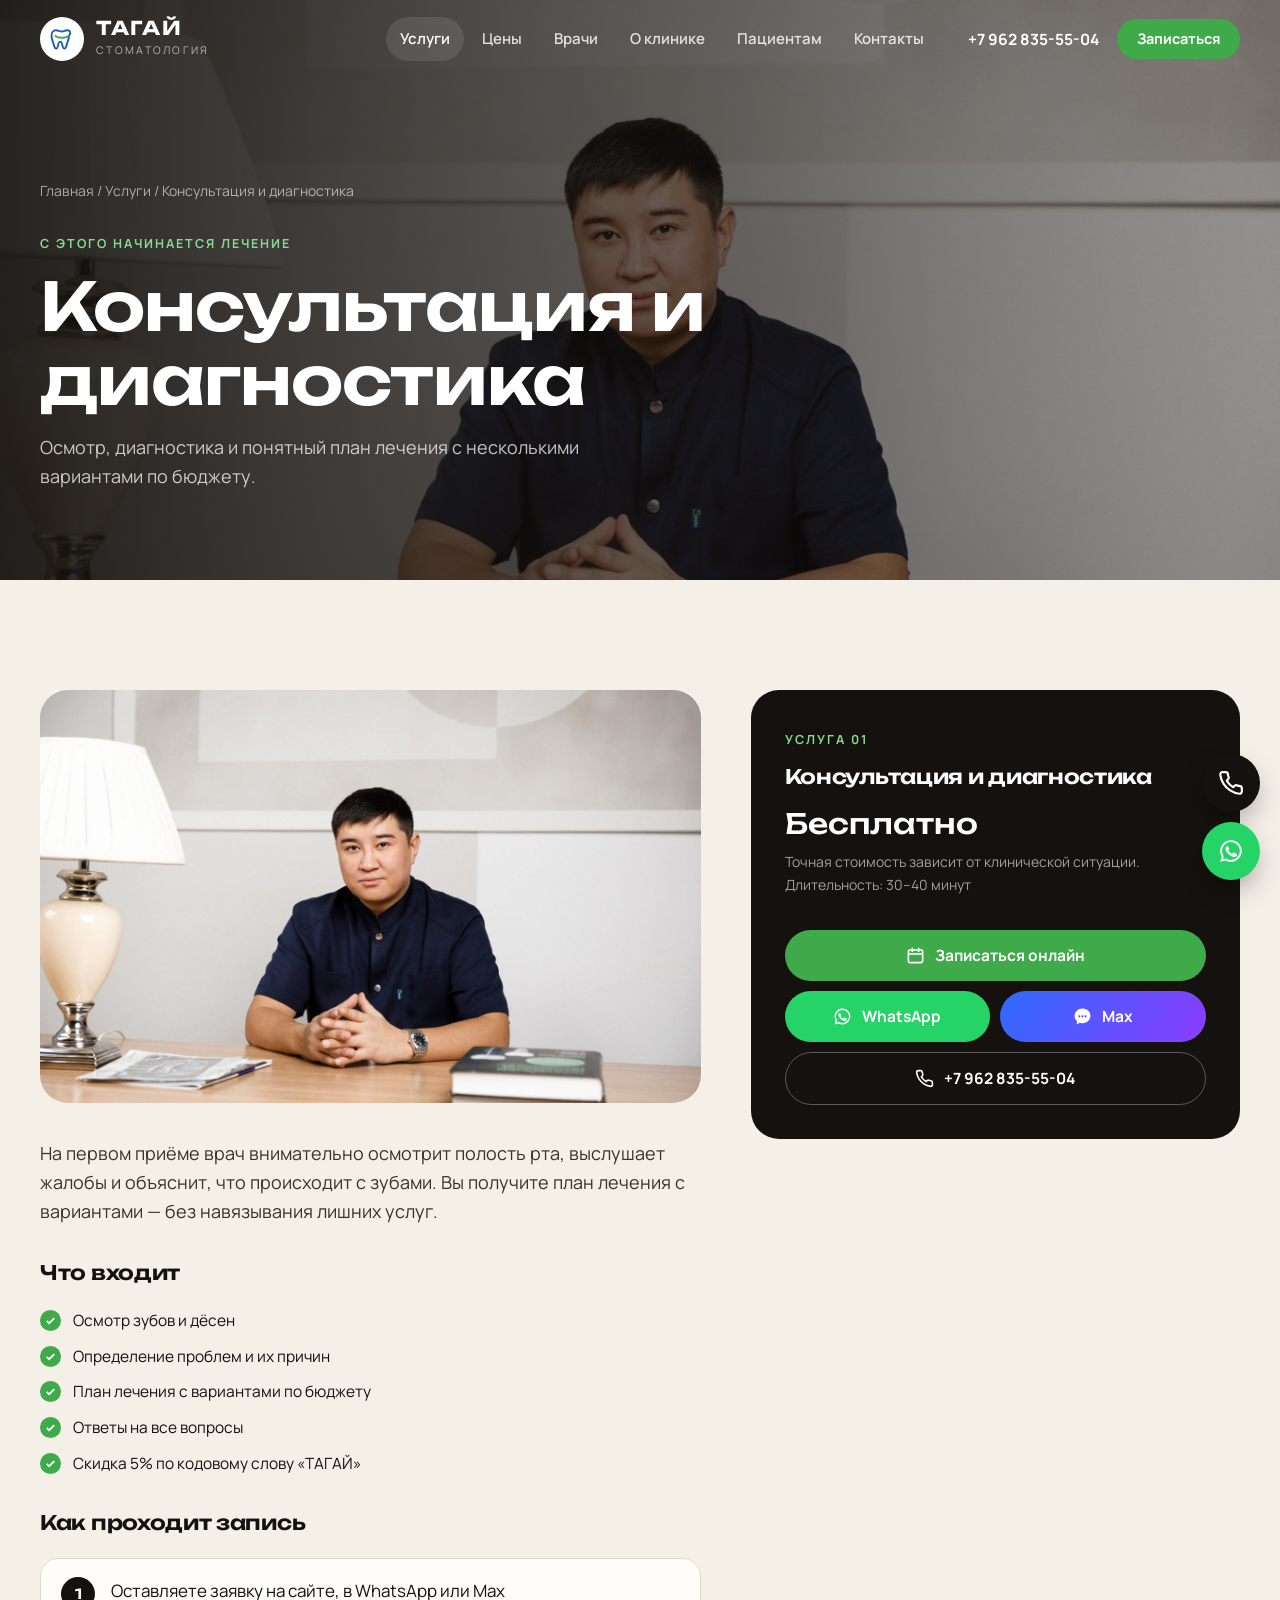
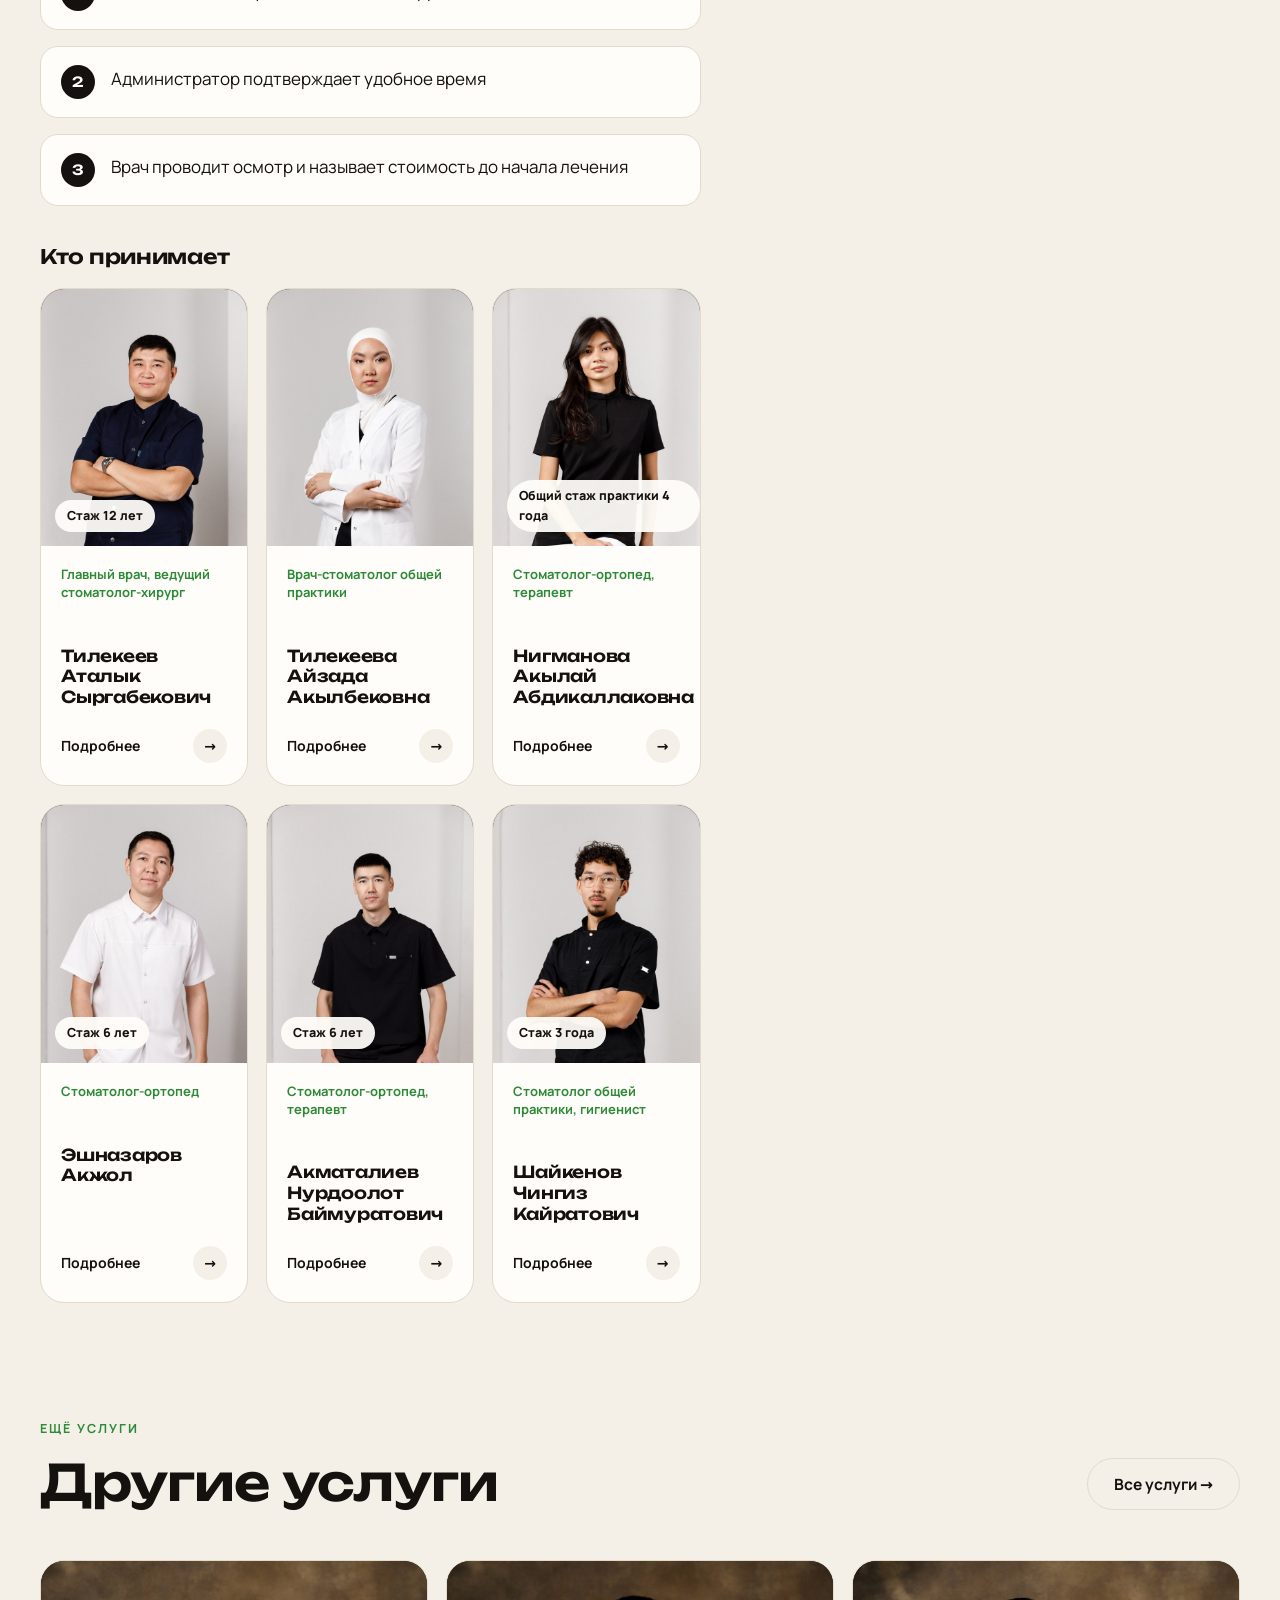
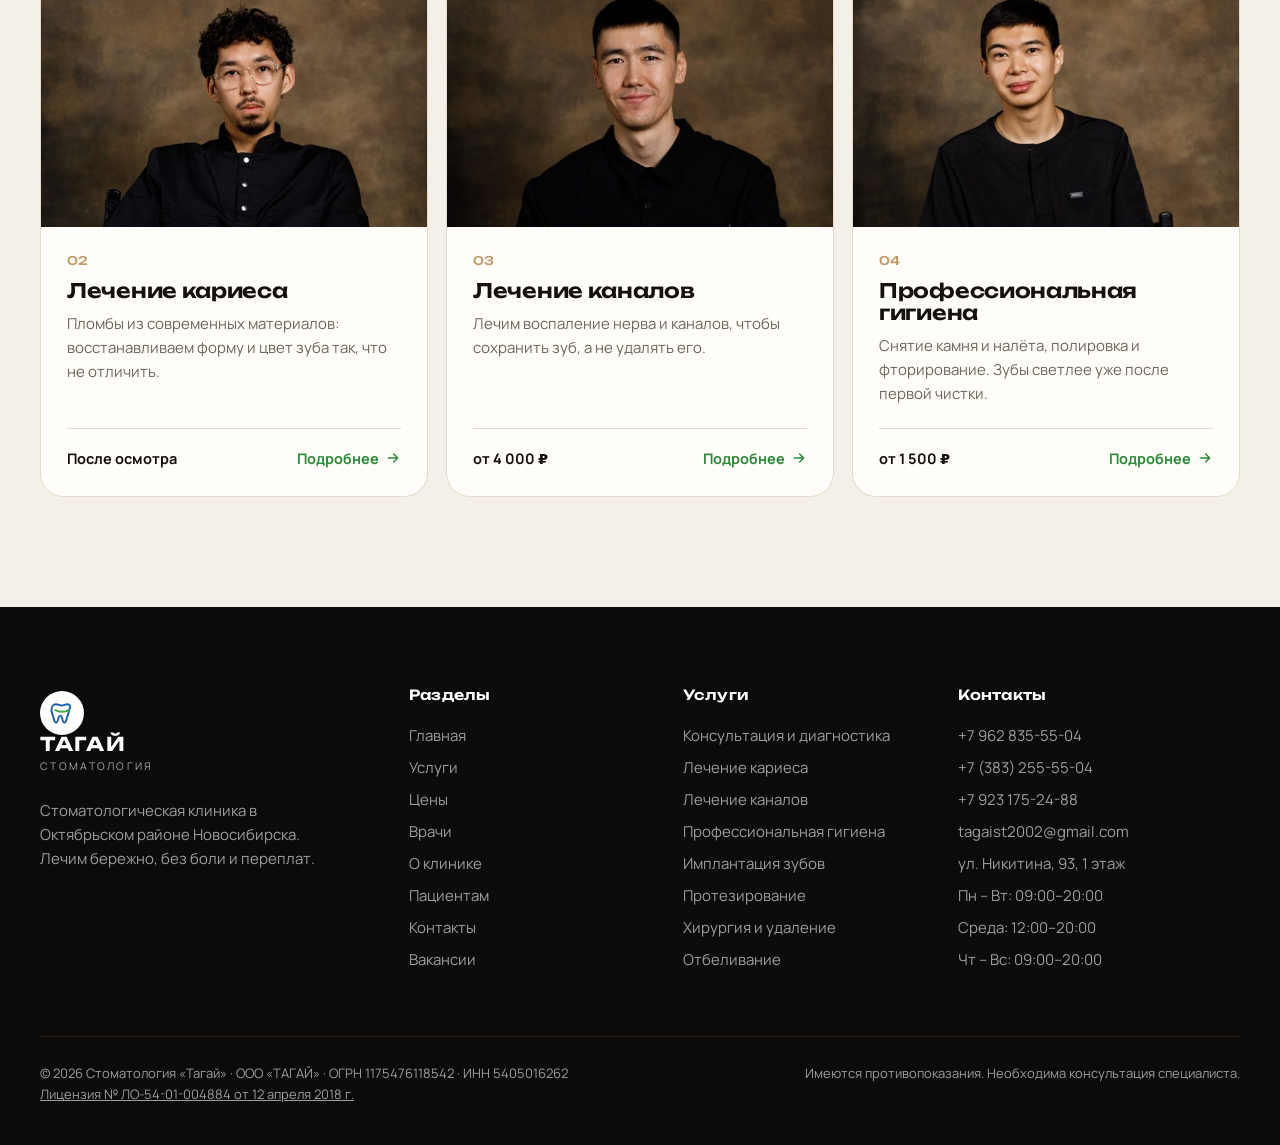
<file: service.html>
<!doctype html>
<html lang="ru">
<head>
<meta charset="utf-8">
<meta name="viewport" content="width=device-width,initial-scale=1">
<title>Услуга — стоматология «Тагай»</title>
<meta name="description" content="Услуга стоматологии «Тагай» в Новосибирске.">
<link rel="stylesheet" href="css/fonts.css?v=25">
<link rel="stylesheet" href="css/style.css?v=25">
</head>
<body data-page="service">
<header class="hdr" id="hdr"></header>
<main>

<div class="page-head" id="head"></div>
<section><div class="wrap svc-page" id="svc"></div></section>
<section style="padding-top:0"><div class="wrap">
  <div class="sec-head"><div><span class="eyebrow">Ещё услуги</span><h2>Другие услуги</h2></div><a class="btn btn-ghost" href="services.html">Все услуги →</a></div>
  <div class="svc-grid" id="others"></div>
</div></section>

</main>
<footer class="ftr" id="ftr"></footer>
<script src="js/data.js?v=25"></script><script src="js/app.js?v=25"></script>
</body>
</html>
</file>
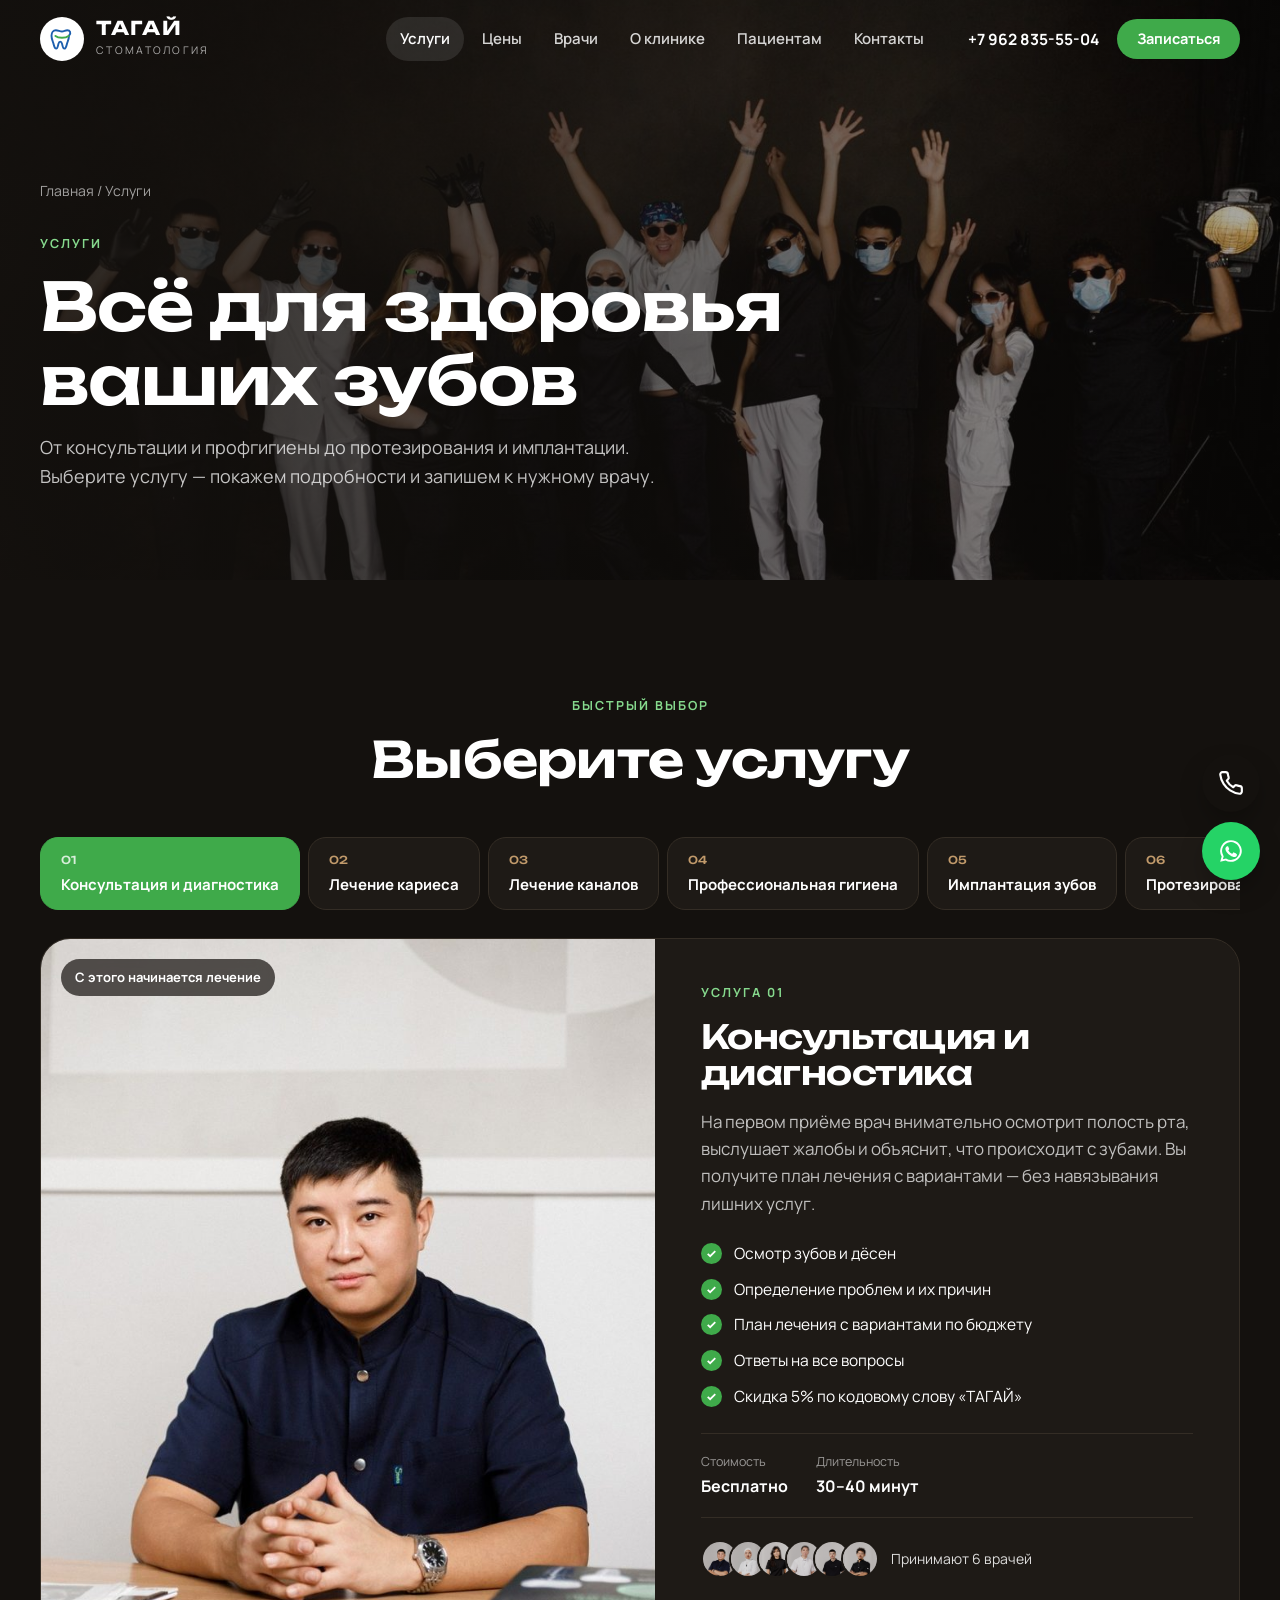
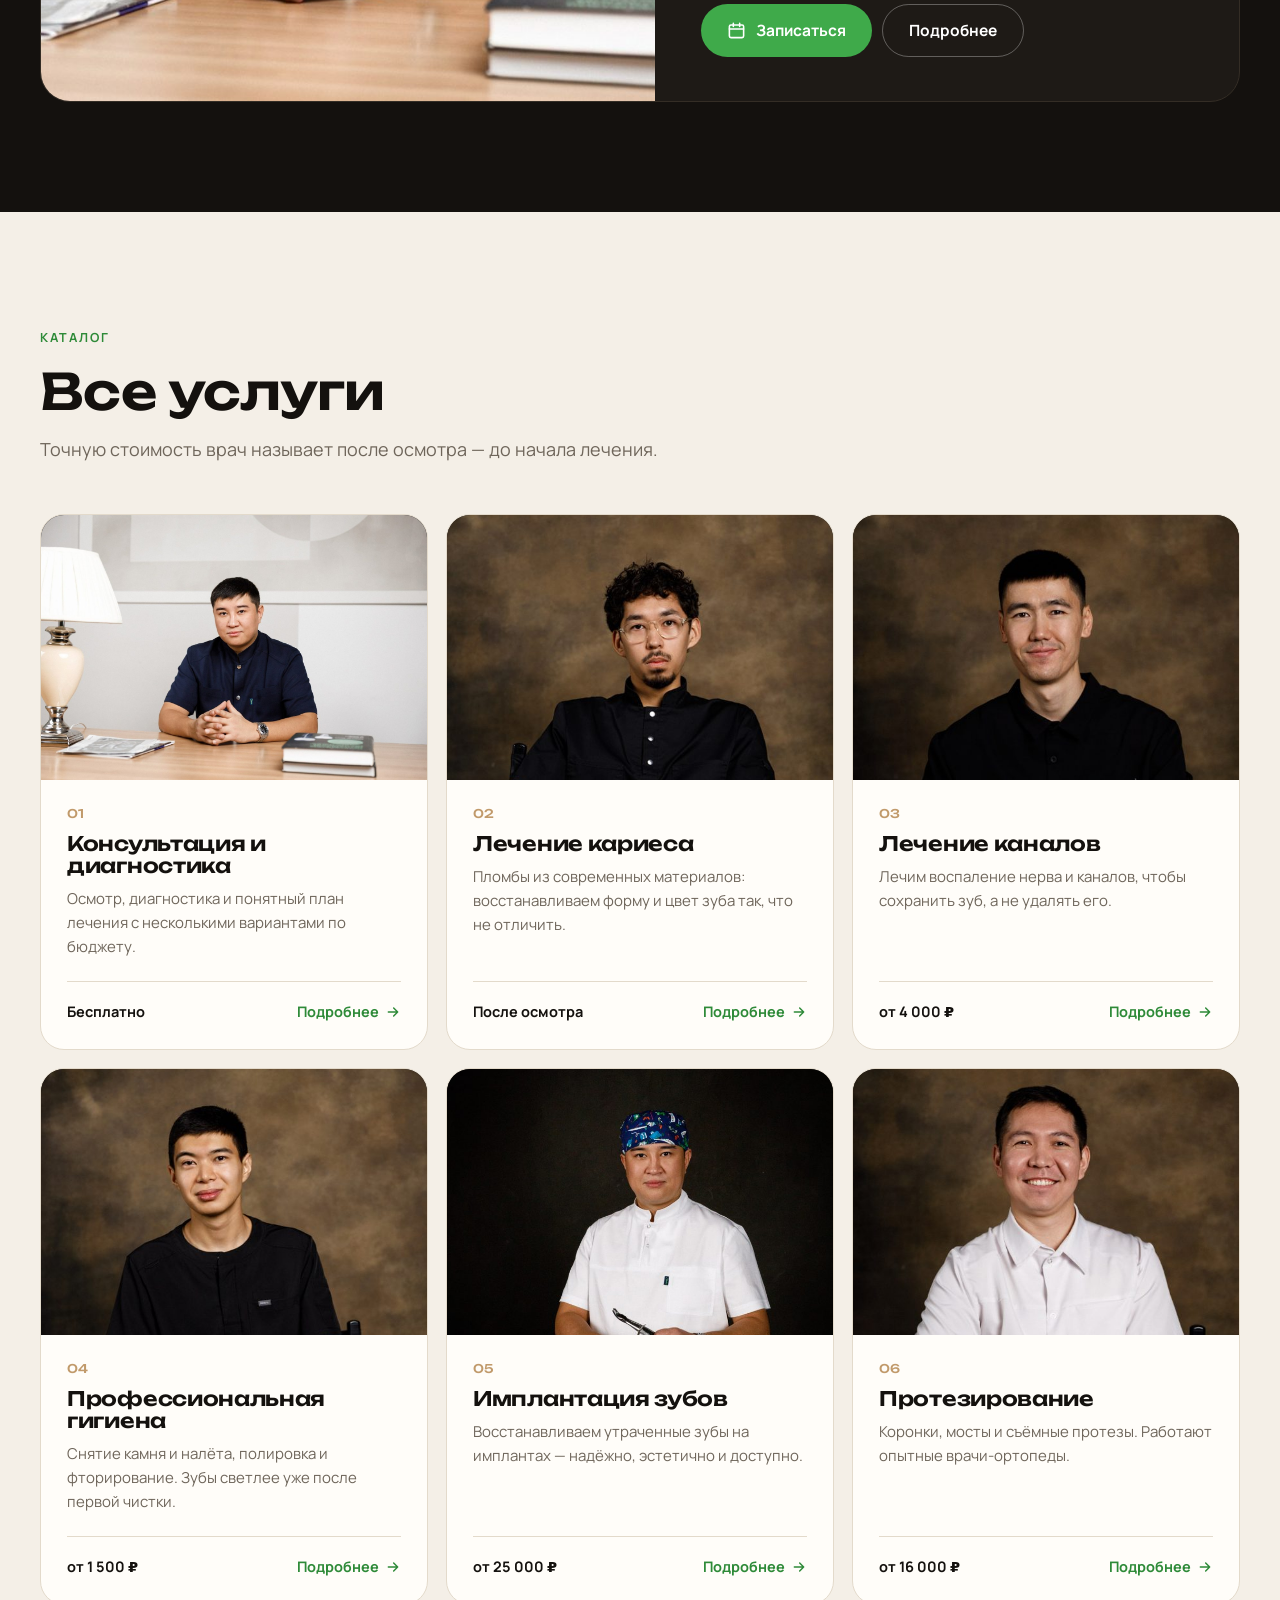
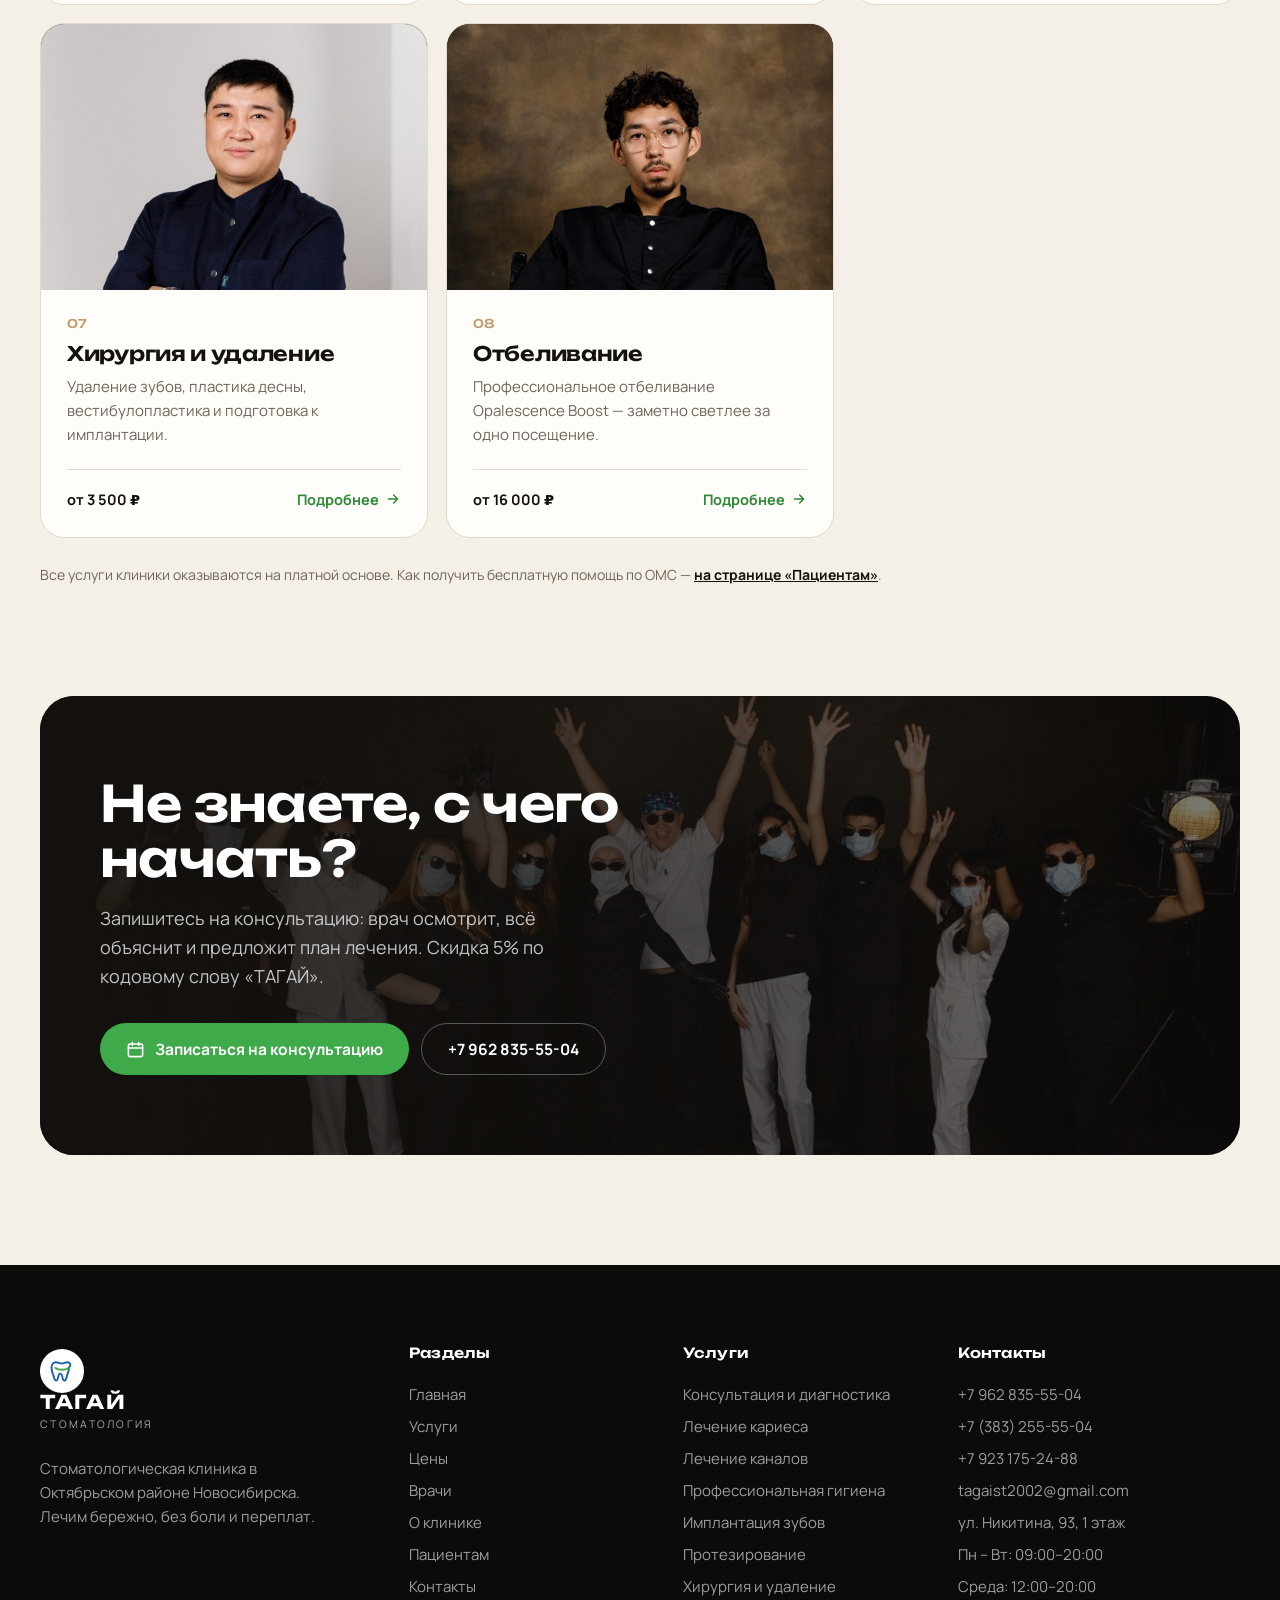
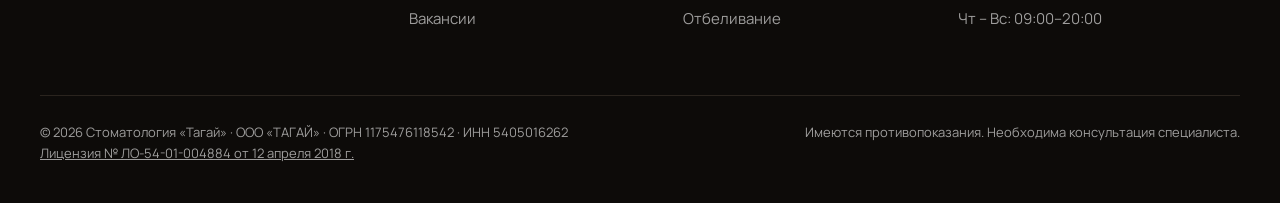
<file: services.html>
<!doctype html>
<html lang="ru">
<head>
<meta charset="utf-8">
<meta name="viewport" content="width=device-width,initial-scale=1">
<title>Услуги — стоматология «Тагай», Новосибирск</title>
<meta name="description" content="Лечение кариеса и каналов, профгигиена, протезирование и имплантация в стоматологии «Тагай».">
<link rel="stylesheet" href="css/fonts.css?v=25">
<link rel="stylesheet" href="css/style.css?v=25">
</head>
<body data-page="services">
<header class="hdr" id="hdr"></header>
<main>

<div class="page-head" style="background-image:url(img/gal-5.jpg)"><div class="wrap">
  <div class="crumbs"><a href="index.html">Главная</a> / Услуги</div>
  <span class="eyebrow l">Услуги</span><h1>Всё для здоровья ваших зубов</h1>
  <p class="lead">От консультации и профгигиены до протезирования и имплантации. Выберите услугу — покажем подробности и запишем к нужному врачу.</p>
</div></div>
<section class="dark"><div class="wrap">
  <div class="sec-head center"><div><span class="eyebrow">Быстрый выбор</span><h2>Выберите услугу</h2></div></div>
  <div class="pick" id="pick"></div>
</div></section>
<section><div class="wrap">
  <div class="sec-head"><div><span class="eyebrow">Каталог</span><h2>Все услуги</h2><p class="lead">Точную стоимость врач называет после осмотра — до начала лечения.</p></div></div>
  <div class="svc-grid" id="list"></div>
  <p class="svc-note">Все услуги клиники оказываются на платной основе. Как получить бесплатную помощь по ОМС — <a href="patients.html#oms">на странице «Пациентам»</a>.</p>
</div></section>
<section style="padding-top:0"><div class="wrap"><div class="cta reveal">
  <h2>Не знаете, с чего начать?</h2>
  <p>Запишитесь на консультацию: врач осмотрит, всё объяснит и предложит план лечения. Скидка 5% по кодовому слову «ТАГАЙ».</p>
  <div class="btns"><button class="btn btn-green" data-book data-service="consult" data-ic="cal">Записаться на консультацию</button><a class="btn btn-ghost l" data-tel="text"></a></div>
</div></div></section>
</main>
<footer class="ftr" id="ftr"></footer>
<script src="js/data.js?v=25"></script><script src="js/app.js?v=25"></script>
</body>
</html>
</file>
<file: css/fonts.css>
/* cyrillic-ext */
@font-face {
  font-family: 'Manrope';
  font-style: normal;
  font-weight: 400;
  font-display: swap;
  src: url(../fonts/manrope-400-cyrillic-ext.woff2) format('woff2');
  unicode-range: U+0460-052F, U+1C80-1C8A, U+20B4, U+2DE0-2DFF, U+A640-A69F, U+FE2E-FE2F;
}
/* cyrillic */
@font-face {
  font-family: 'Manrope';
  font-style: normal;
  font-weight: 400;
  font-display: swap;
  src: url(../fonts/manrope-400-cyrillic.woff2) format('woff2');
  unicode-range: U+0301, U+0400-045F, U+0490-0491, U+04B0-04B1, U+2116;
}
/* latin */
@font-face {
  font-family: 'Manrope';
  font-style: normal;
  font-weight: 400;
  font-display: swap;
  src: url(../fonts/manrope-400-latin.woff2) format('woff2');
  unicode-range: U+0000-00FF, U+0131, U+0152-0153, U+02BB-02BC, U+02C6, U+02DA, U+02DC, U+0304, U+0308, U+0329, U+2000-206F, U+20AC, U+2122, U+2191, U+2193, U+2212, U+2215, U+FEFF, U+FFFD;
}
/* cyrillic-ext */
@font-face {
  font-family: 'Manrope';
  font-style: normal;
  font-weight: 500;
  font-display: swap;
  src: url(../fonts/manrope-400-cyrillic-ext.woff2) format('woff2');
  unicode-range: U+0460-052F, U+1C80-1C8A, U+20B4, U+2DE0-2DFF, U+A640-A69F, U+FE2E-FE2F;
}
/* cyrillic */
@font-face {
  font-family: 'Manrope';
  font-style: normal;
  font-weight: 500;
  font-display: swap;
  src: url(../fonts/manrope-400-cyrillic.woff2) format('woff2');
  unicode-range: U+0301, U+0400-045F, U+0490-0491, U+04B0-04B1, U+2116;
}
/* latin */
@font-face {
  font-family: 'Manrope';
  font-style: normal;
  font-weight: 500;
  font-display: swap;
  src: url(../fonts/manrope-400-latin.woff2) format('woff2');
  unicode-range: U+0000-00FF, U+0131, U+0152-0153, U+02BB-02BC, U+02C6, U+02DA, U+02DC, U+0304, U+0308, U+0329, U+2000-206F, U+20AC, U+2122, U+2191, U+2193, U+2212, U+2215, U+FEFF, U+FFFD;
}
/* cyrillic-ext */
@font-face {
  font-family: 'Manrope';
  font-style: normal;
  font-weight: 600;
  font-display: swap;
  src: url(../fonts/manrope-400-cyrillic-ext.woff2) format('woff2');
  unicode-range: U+0460-052F, U+1C80-1C8A, U+20B4, U+2DE0-2DFF, U+A640-A69F, U+FE2E-FE2F;
}
/* cyrillic */
@font-face {
  font-family: 'Manrope';
  font-style: normal;
  font-weight: 600;
  font-display: swap;
  src: url(../fonts/manrope-400-cyrillic.woff2) format('woff2');
  unicode-range: U+0301, U+0400-045F, U+0490-0491, U+04B0-04B1, U+2116;
}
/* latin */
@font-face {
  font-family: 'Manrope';
  font-style: normal;
  font-weight: 600;
  font-display: swap;
  src: url(../fonts/manrope-400-latin.woff2) format('woff2');
  unicode-range: U+0000-00FF, U+0131, U+0152-0153, U+02BB-02BC, U+02C6, U+02DA, U+02DC, U+0304, U+0308, U+0329, U+2000-206F, U+20AC, U+2122, U+2191, U+2193, U+2212, U+2215, U+FEFF, U+FFFD;
}
/* cyrillic-ext */
@font-face {
  font-family: 'Manrope';
  font-style: normal;
  font-weight: 700;
  font-display: swap;
  src: url(../fonts/manrope-400-cyrillic-ext.woff2) format('woff2');
  unicode-range: U+0460-052F, U+1C80-1C8A, U+20B4, U+2DE0-2DFF, U+A640-A69F, U+FE2E-FE2F;
}
/* cyrillic */
@font-face {
  font-family: 'Manrope';
  font-style: normal;
  font-weight: 700;
  font-display: swap;
  src: url(../fonts/manrope-400-cyrillic.woff2) format('woff2');
  unicode-range: U+0301, U+0400-045F, U+0490-0491, U+04B0-04B1, U+2116;
}
/* latin */
@font-face {
  font-family: 'Manrope';
  font-style: normal;
  font-weight: 700;
  font-display: swap;
  src: url(../fonts/manrope-400-latin.woff2) format('woff2');
  unicode-range: U+0000-00FF, U+0131, U+0152-0153, U+02BB-02BC, U+02C6, U+02DA, U+02DC, U+0304, U+0308, U+0329, U+2000-206F, U+20AC, U+2122, U+2191, U+2193, U+2212, U+2215, U+FEFF, U+FFFD;
}
/* cyrillic-ext */
@font-face {
  font-family: 'Manrope';
  font-style: normal;
  font-weight: 800;
  font-display: swap;
  src: url(../fonts/manrope-400-cyrillic-ext.woff2) format('woff2');
  unicode-range: U+0460-052F, U+1C80-1C8A, U+20B4, U+2DE0-2DFF, U+A640-A69F, U+FE2E-FE2F;
}
/* cyrillic */
@font-face {
  font-family: 'Manrope';
  font-style: normal;
  font-weight: 800;
  font-display: swap;
  src: url(../fonts/manrope-400-cyrillic.woff2) format('woff2');
  unicode-range: U+0301, U+0400-045F, U+0490-0491, U+04B0-04B1, U+2116;
}
/* latin */
@font-face {
  font-family: 'Manrope';
  font-style: normal;
  font-weight: 800;
  font-display: swap;
  src: url(../fonts/manrope-400-latin.woff2) format('woff2');
  unicode-range: U+0000-00FF, U+0131, U+0152-0153, U+02BB-02BC, U+02C6, U+02DA, U+02DC, U+0304, U+0308, U+0329, U+2000-206F, U+20AC, U+2122, U+2191, U+2193, U+2212, U+2215, U+FEFF, U+FFFD;
}
/* cyrillic-ext */
@font-face {
  font-family: 'Unbounded';
  font-style: normal;
  font-weight: 500;
  font-display: swap;
  src: url(../fonts/unbounded-500-cyrillic-ext.woff2) format('woff2');
  unicode-range: U+0460-052F, U+1C80-1C8A, U+20B4, U+2DE0-2DFF, U+A640-A69F, U+FE2E-FE2F;
}
/* cyrillic */
@font-face {
  font-family: 'Unbounded';
  font-style: normal;
  font-weight: 500;
  font-display: swap;
  src: url(../fonts/unbounded-500-cyrillic.woff2) format('woff2');
  unicode-range: U+0301, U+0400-045F, U+0490-0491, U+04B0-04B1, U+2116;
}
/* latin */
@font-face {
  font-family: 'Unbounded';
  font-style: normal;
  font-weight: 500;
  font-display: swap;
  src: url(../fonts/unbounded-500-latin.woff2) format('woff2');
  unicode-range: U+0000-00FF, U+0131, U+0152-0153, U+02BB-02BC, U+02C6, U+02DA, U+02DC, U+0304, U+0308, U+0329, U+2000-206F, U+20AC, U+2122, U+2191, U+2193, U+2212, U+2215, U+FEFF, U+FFFD;
}
/* cyrillic-ext */
@font-face {
  font-family: 'Unbounded';
  font-style: normal;
  font-weight: 600;
  font-display: swap;
  src: url(../fonts/unbounded-500-cyrillic-ext.woff2) format('woff2');
  unicode-range: U+0460-052F, U+1C80-1C8A, U+20B4, U+2DE0-2DFF, U+A640-A69F, U+FE2E-FE2F;
}
/* cyrillic */
@font-face {
  font-family: 'Unbounded';
  font-style: normal;
  font-weight: 600;
  font-display: swap;
  src: url(../fonts/unbounded-500-cyrillic.woff2) format('woff2');
  unicode-range: U+0301, U+0400-045F, U+0490-0491, U+04B0-04B1, U+2116;
}
/* latin */
@font-face {
  font-family: 'Unbounded';
  font-style: normal;
  font-weight: 600;
  font-display: swap;
  src: url(../fonts/unbounded-500-latin.woff2) format('woff2');
  unicode-range: U+0000-00FF, U+0131, U+0152-0153, U+02BB-02BC, U+02C6, U+02DA, U+02DC, U+0304, U+0308, U+0329, U+2000-206F, U+20AC, U+2122, U+2191, U+2193, U+2212, U+2215, U+FEFF, U+FFFD;
}
/* cyrillic-ext */
@font-face {
  font-family: 'Unbounded';
  font-style: normal;
  font-weight: 700;
  font-display: swap;
  src: url(../fonts/unbounded-500-cyrillic-ext.woff2) format('woff2');
  unicode-range: U+0460-052F, U+1C80-1C8A, U+20B4, U+2DE0-2DFF, U+A640-A69F, U+FE2E-FE2F;
}
/* cyrillic */
@font-face {
  font-family: 'Unbounded';
  font-style: normal;
  font-weight: 700;
  font-display: swap;
  src: url(../fonts/unbounded-500-cyrillic.woff2) format('woff2');
  unicode-range: U+0301, U+0400-045F, U+0490-0491, U+04B0-04B1, U+2116;
}
/* latin */
@font-face {
  font-family: 'Unbounded';
  font-style: normal;
  font-weight: 700;
  font-display: swap;
  src: url(../fonts/unbounded-500-latin.woff2) format('woff2');
  unicode-range: U+0000-00FF, U+0131, U+0152-0153, U+02BB-02BC, U+02C6, U+02DA, U+02DC, U+0304, U+0308, U+0329, U+2000-206F, U+20AC, U+2122, U+2191, U+2193, U+2212, U+2215, U+FEFF, U+FFFD;
}
</file>
<file: css/style.css>
:root{
  --ink:#14110e; --ink-2:#1e1a16; --ink-3:#2b251f; --line-d:#342d25;
  --cream:#f4efe7; --paper:#fffdf9; --line:#e3dacb; --muted:#6f665b;
  --green:#3faa4a; --green-d:#2e8a38; --green-l:#86d98d; --blue:#1d5fae; --gold:#c19a6b;
  --r:24px; --wrap:1240px;
  --ease:cubic-bezier(.2,.7,.2,1);
}
*{box-sizing:border-box;margin:0;padding:0}
html{scroll-behavior:smooth}
body{font-family:Manrope,system-ui,sans-serif;color:var(--ink);background:var(--cream);line-height:1.6;font-size:17px;-webkit-font-smoothing:antialiased;overflow-x:hidden}
img{display:block;max-width:100%}
a{color:inherit;text-decoration:none}
button{font:inherit;color:inherit}
.wrap{max-width:var(--wrap);margin:0 auto;padding:0 20px}
h1,h2,h3,h4{font-family:Unbounded,sans-serif;font-weight:600;line-height:1.1;letter-spacing:-.015em}
h1{font-size:clamp(36px,6.2vw,82px)}
h2{font-size:clamp(28px,4.2vw,50px)}
h3{font-size:20px}
.eyebrow{display:inline-block;font-size:12.5px;font-weight:700;letter-spacing:.16em;text-transform:uppercase;color:var(--green-d);margin-bottom:16px}
.dark .eyebrow,.eyebrow.l{color:var(--green-l)}
.lead{color:var(--muted);max-width:640px;font-size:18px;margin-top:16px}
.dark .lead{color:rgba(255,255,255,.66)}
section{padding:110px 0}
.dark{background:var(--ink);color:#fff}
.sec-head{display:flex;justify-content:space-between;align-items:flex-end;gap:30px;flex-wrap:wrap;margin-bottom:50px}
.sec-head.center{justify-content:center;text-align:center}
.sec-head.center .lead{margin-inline:auto}
@media(max-width:700px){section{padding:76px 0}.sec-head{margin-bottom:34px}}

/* ---------- buttons */
.btn{display:inline-flex;align-items:center;justify-content:center;gap:10px;border:0;cursor:pointer;font-weight:700;font-size:15.5px;padding:16px 26px;border-radius:999px;transition:.25s var(--ease);white-space:nowrap;line-height:1.2}
.btn svg{width:19px;height:19px;flex:none}
.btn:active{transform:scale(.97)}
.btn-green{background:var(--green);color:#fff}.btn-green:hover{background:var(--green-d)}
.btn-dark{background:var(--ink);color:#fff}.btn-dark:hover{background:var(--ink-3)}
.btn-ghost{background:transparent;border:1.5px solid var(--line);color:var(--ink)}.btn-ghost:hover{border-color:var(--ink)}
.dark .btn-ghost,.btn-ghost.l{border-color:rgba(255,255,255,.3);color:#fff}.dark .btn-ghost:hover,.btn-ghost.l:hover{border-color:#fff;background:rgba(255,255,255,.06)}
.btn-wa{background:#25d366;color:#fff}.btn-wa:hover{background:#1eb757}
.btn-max{background:linear-gradient(120deg,#2f6bff,#8b3dff);color:#fff}.btn-max:hover{filter:brightness(1.1)}
.btn-sm{padding:11px 20px;font-size:14.5px}

/* ---------- header */
.hdr{position:fixed;inset:0 0 auto;z-index:50;color:#fff;transition:background .3s,box-shadow .3s}
.hdr.solid{background:rgba(20,17,14,.9);backdrop-filter:blur(14px);-webkit-backdrop-filter:blur(14px);box-shadow:0 1px 0 rgba(255,255,255,.06)}
.hdr .wrap{display:flex;align-items:center;height:78px;gap:30px}
.logo{display:flex;align-items:center;gap:12px;flex:none}
.logo-mark{width:44px;height:44px;border-radius:50%;background:#fff;display:grid;place-items:center;flex:none}
.logo-mark svg{width:28px;height:28px}
.logo b{font-family:Unbounded;font-size:19px;letter-spacing:.06em;display:block;line-height:1}
.logo small{display:block;font-size:10.5px;letter-spacing:.22em;text-transform:uppercase;opacity:.65;margin-top:4px}
.nav{display:flex;gap:4px;margin-left:auto}
.nav>a,.nav .dd-wrap>a{padding:10px 14px;border-radius:999px;font-weight:600;font-size:15px;opacity:.82;transition:.2s;display:block}
.nav a:hover,.nav a.on{opacity:1}
.nav a.on{background:rgba(255,255,255,.1)}
.hdr-cta{display:flex;align-items:center;gap:18px}
.hdr-tel{font-weight:700;font-size:15.5px}
.burger{display:none;width:46px;height:46px;border-radius:50%;border:1px solid rgba(255,255,255,.25);background:none;cursor:pointer;place-items:center}
.burger span{display:block;width:18px;height:2px;background:#fff;box-shadow:0 6px 0 #fff,0 -6px 0 #fff}
.dd-wrap{position:relative}
.dd{position:absolute;top:100%;left:50%;transform:translate(-50%,10px);width:560px;background:var(--paper);color:var(--ink);border-radius:22px;padding:14px;box-shadow:0 30px 60px -20px rgba(0,0,0,.45);opacity:0;visibility:hidden;transition:.25s var(--ease)}
.dd-wrap:hover .dd{opacity:1;visibility:visible;transform:translate(-50%,4px)}
.dd-grid{display:grid;grid-template-columns:1fr 1fr;gap:4px}
.dd-grid a{display:flex;gap:12px;align-items:center;padding:10px;border-radius:14px;transition:.2s}
.dd-grid a:hover{background:var(--cream)}
.dd-grid img{width:48px;height:48px;border-radius:12px;object-fit:cover;object-position:center 20%}
.dd-grid b{display:block;font-size:14px;line-height:1.25}
.dd-grid small{font-size:12.5px;color:var(--muted)}
.dd-all{display:block;text-align:center;font-weight:700;font-size:14px;padding:12px;margin-top:6px;border-top:1px solid var(--line)}
@media(max-width:1100px){.hdr-tel{display:none}}
@media(max-width:960px){
  .nav{position:fixed;inset:78px 0 auto;flex-direction:column;background:rgba(20,17,14,.97);padding:14px 20px 26px;gap:2px;transform:translateY(-16px);opacity:0;visibility:hidden;transition:.3s var(--ease);margin:0;max-height:calc(100vh - 78px);overflow:auto}
  .hdr.open .nav{transform:none;opacity:1;visibility:visible}
  .nav>a,.nav .dd-wrap>a{font-size:18px;padding:14px 10px}
  .dd{display:none}
  .burger{display:grid;margin-left:auto}
  .hdr-cta .btn{display:none}
}

/* ---------- page head */
.page-head{position:relative;color:#fff;padding:180px 0 90px;background:var(--ink) center 30%/cover no-repeat;overflow:hidden}
.page-head:before{content:"";position:absolute;inset:0;background:linear-gradient(90deg,rgba(20,17,14,.92) 0%,rgba(20,17,14,.6) 60%,rgba(20,17,14,.35) 100%)}
.page-head .wrap{position:relative}
.page-head h1{font-size:clamp(34px,5.2vw,68px);max-width:860px}
.page-head .lead{color:rgba(255,255,255,.75)}
.crumbs{font-size:14px;opacity:.6;margin-bottom:26px}
.crumbs a:hover{opacity:1;text-decoration:underline}

/* ---------- hero */
.hero{position:relative;min-height:100svh;display:flex;align-items:flex-end;color:#fff;padding:150px 0 64px;background:#120f0c;overflow:hidden}
.hero-bg{position:absolute;inset:-4%;background:url(../img/team-hero.jpg) center 32%/cover;animation:kb 22s ease-out forwards}
@keyframes kb{from{transform:scale(1.08)}to{transform:scale(1)}}
.hero:after{content:"";position:absolute;inset:0;background:linear-gradient(180deg,rgba(18,15,12,.6) 0%,rgba(18,15,12,.1) 32%,rgba(18,15,12,.78) 70%,#120f0c 100%)}
.hero .wrap{position:relative;z-index:1;width:100%}
.hero h1{max-width:980px;margin-bottom:24px}
.hero h1 em{font-style:normal;color:var(--green-l)}
.hero p{font-size:clamp(17px,1.6vw,20px);max-width:580px;opacity:.86;margin-bottom:36px}
.hero-actions{display:flex;flex-wrap:wrap;gap:12px;margin-bottom:60px}
.badge{display:inline-flex;align-items:center;gap:10px;background:rgba(255,255,255,.1);border:1px solid rgba(255,255,255,.2);backdrop-filter:blur(8px);padding:8px 16px 8px 8px;border-radius:999px;font-size:14px;font-weight:600;margin-bottom:26px}
.badge b{background:var(--green);border-radius:999px;padding:4px 10px;font-size:13px}
.stats{display:grid;grid-template-columns:repeat(4,1fr);border-top:1px solid rgba(255,255,255,.18)}
.stats div{padding:24px 20px 0 0}
.stats b{display:block;font-family:Unbounded;font-size:clamp(24px,3vw,36px);font-weight:600;line-height:1.1}
.stats span{font-size:14px;opacity:.65}
@media(max-width:720px){.stats{grid-template-columns:1fr 1fr}.hero-actions .btn{flex:1}}

/* ---------- marquee */
.marquee{background:var(--green);color:#fff;padding:18px 0;overflow:hidden}
.marquee-track{display:flex;white-space:nowrap;font-weight:700;font-size:17px;animation:run 34s linear infinite;width:max-content}
.marquee-track span{padding-right:56px}
.marquee-track span:before{content:"✦";margin-right:56px;opacity:.55}
@keyframes run{to{transform:translateX(-50%)}}

/* ---------- advantages */
.adv-grid{display:grid;grid-template-columns:repeat(4,1fr);gap:16px}
.adv{background:var(--paper);border:1px solid var(--line);border-radius:var(--r);padding:32px 28px;transition:.3s var(--ease)}
.adv:hover{transform:translateY(-4px);box-shadow:0 24px 40px -24px rgba(60,40,20,.3)}
.adv i{display:grid;place-items:center;width:54px;height:54px;border-radius:17px;background:#e6f4e7;color:var(--green-d);margin-bottom:24px}
.adv i svg{width:26px;height:26px}
.adv h3{font-size:18px;margin-bottom:10px}
.adv p{color:var(--muted);font-size:15px}
@media(max-width:1000px){.adv-grid{grid-template-columns:1fr 1fr}}
@media(max-width:560px){.adv-grid{grid-template-columns:1fr}}

/* ---------- service picker (как выбор домика) */
.pick-tabs{display:flex;gap:8px;overflow-x:auto;scrollbar-width:none;padding-bottom:6px;margin-bottom:22px;scroll-snap-type:x proximity}
.pick-tabs::-webkit-scrollbar{display:none}
.pick-tabs button{flex:none;scroll-snap-align:start;cursor:pointer;text-align:left;background:var(--ink-2);border:1px solid var(--line-d);color:#fff;border-radius:18px;padding:14px 20px;transition:.25s var(--ease);min-width:170px}
.pick-tabs button small{display:block;font-family:Unbounded;font-size:11px;color:var(--gold);margin-bottom:6px}
.pick-tabs button b{display:block;font-size:15px;line-height:1.25;font-weight:700}
.pick-tabs button:hover{border-color:#5a4e40}
.pick-tabs button.on{background:var(--green);border-color:var(--green)}
.pick-tabs button.on small{color:rgba(255,255,255,.8)}
:not(.dark)>.wrap>.pick .pick-tabs button,.pick.light .pick-tabs button{background:var(--paper);border-color:var(--line);color:var(--ink)}
.pick.light .pick-tabs button.on{background:var(--ink);border-color:var(--ink);color:#fff}
.pick-view{display:grid;grid-template-columns:1.05fr 1fr;gap:0;background:var(--ink-2);border:1px solid var(--line-d);border-radius:30px;overflow:hidden;min-height:520px}
.pick.light .pick-view{background:var(--paper);border-color:var(--line)}
.pick-photo{position:relative;overflow:hidden;background:#000}
.pick-photo img{position:absolute;inset:0;width:100%;height:100%;object-fit:cover;object-position:center 22%;animation:fadein .6s var(--ease)}
@keyframes fadein{from{opacity:0;transform:scale(1.04)}to{opacity:1;transform:none}}
.pick-photo .tag{position:absolute;left:20px;top:20px;background:rgba(20,17,14,.7);backdrop-filter:blur(8px);color:#fff;font-size:13px;font-weight:700;padding:8px 14px;border-radius:999px}
.pick-info{padding:44px 46px;display:flex;flex-direction:column;animation:fadein .5s var(--ease)}
.pick-info h3{font-size:clamp(24px,2.6vw,34px);margin-bottom:16px}
.pick-info p{opacity:.72}
.ticks{list-style:none;display:grid;gap:11px;margin:24px 0}
.ticks li{display:flex;gap:12px;align-items:flex-start;font-size:15.5px}
.ticks li:before{content:"";flex:none;width:21px;height:21px;margin-top:2px;border-radius:50%;background:var(--green) url("data:image/svg+xml,%3Csvg xmlns='http://www.w3.org/2000/svg' viewBox='0 0 24 24' fill='none' stroke='white' stroke-width='3.2'%3E%3Cpath d='M5 12.5l4.5 4.5L19 7.5'/%3E%3C/svg%3E") center/13px no-repeat}
.pick-meta{display:flex;gap:28px;padding:18px 0;border-top:1px solid var(--line-d);border-bottom:1px solid var(--line-d);margin-bottom:22px}
.pick.light .pick-meta{border-color:var(--line)}
.pick-meta small{display:block;font-size:12.5px;opacity:.55}
.pick-meta b{font-size:16px}
.who{display:flex;align-items:center;gap:12px;margin-bottom:26px;font-size:14px;opacity:.85}
.avatars{display:flex}
.avatars img{width:38px;height:38px;border-radius:50%;object-fit:cover;object-position:center 15%;border:2px solid var(--ink-2);margin-left:-10px}
.avatars img:first-child{margin-left:0}
.pick.light .avatars img{border-color:var(--paper)}
.pick-btns{display:flex;gap:10px;flex-wrap:wrap;margin-top:auto}
@media(max-width:900px){.pick-view{grid-template-columns:1fr}.pick-photo{aspect-ratio:4/3}.pick-info{padding:30px 24px}}

/* ---------- service cards */
.svc-grid{display:grid;grid-template-columns:repeat(3,1fr);gap:18px}
.svc{position:relative;display:flex;flex-direction:column;background:var(--paper);border:1px solid var(--line);border-radius:var(--r);overflow:hidden;transition:.3s var(--ease)}
.svc:hover{transform:translateY(-5px);box-shadow:0 30px 50px -28px rgba(60,40,20,.4)}
.svc-img{aspect-ratio:16/11;overflow:hidden;background:var(--ink)}
.svc-img img{width:100%;height:100%;object-fit:cover;object-position:center 22%;transition:.7s var(--ease)}
.svc:hover .svc-img img{transform:scale(1.05)}
.svc-body{padding:24px 26px 26px;display:flex;flex-direction:column;flex:1}
.svc-body .n{font-family:Unbounded;font-size:12px;color:var(--gold);margin-bottom:10px}
.svc-body h3{margin-bottom:10px}
.svc-body p{color:var(--muted);font-size:15px;flex:1}
.svc-foot{display:flex;justify-content:space-between;align-items:center;margin-top:22px;padding-top:18px;border-top:1px solid var(--line);font-weight:700;font-size:14.5px}
.svc-foot .more{display:inline-flex;align-items:center;gap:6px;color:var(--green-d)}
@media(max-width:1000px){.svc-grid{grid-template-columns:1fr 1fr}}
@media(max-width:620px){.svc-grid{grid-template-columns:1fr}}

/* ---------- team */
.filters{display:flex;gap:8px;flex-wrap:wrap;margin-bottom:34px}
.filters button{cursor:pointer;background:var(--paper);border:1.5px solid var(--line);border-radius:999px;padding:10px 18px;font-weight:700;font-size:14.5px;transition:.2s}
.filters button:hover{border-color:var(--ink)}
.filters button.on{background:var(--ink);border-color:var(--ink);color:#fff}
.team-grid{display:grid;grid-template-columns:repeat(4,1fr);gap:18px}
.doc{display:flex;flex-direction:column;background:var(--paper);border:1px solid var(--line);border-radius:var(--r);overflow:hidden;transition:.3s var(--ease)}
.doc:hover{transform:translateY(-5px);box-shadow:0 30px 50px -28px rgba(60,40,20,.4)}
.doc-photo{position:relative;aspect-ratio:4/5;overflow:hidden;background:#2a231c}
.doc-photo img{width:100%;height:100%;object-fit:cover;object-position:center 18%;transition:.7s var(--ease)}
.doc:hover .doc-photo img{transform:scale(1.05)}
.doc-photo .exp{position:absolute;left:14px;bottom:14px;background:rgba(255,253,249,.94);color:var(--ink);font-size:12.5px;font-weight:800;padding:6px 12px;border-radius:999px}
.doc-body{padding:20px 20px 22px;display:flex;flex-direction:column;flex:1}
.doc .role{font-size:13px;font-weight:700;color:var(--green-d);margin-bottom:8px;line-height:1.35}
.doc h3{font-size:16.5px;line-height:1.25;flex:1}
.doc .go{margin-top:16px;font-size:14px;font-weight:700;display:flex;justify-content:space-between;align-items:center}
.doc .go span:last-child{width:34px;height:34px;border-radius:50%;background:var(--cream);display:grid;place-items:center;transition:.25s}
.doc:hover .go span:last-child{background:var(--green);color:#fff}
.doc.soon .doc-photo{display:grid;place-items:center;background:linear-gradient(150deg,#2a231c,#40352a)}
.doc.soon .doc-photo span{font-family:Unbounded;color:rgba(255,255,255,.35);font-size:14px;text-align:center;padding:20px}
.doc.soon:hover{transform:none;box-shadow:none}
@media(max-width:1100px){.team-grid{grid-template-columns:repeat(3,1fr)}}
@media(max-width:760px){.team-grid{grid-template-columns:1fr 1fr;gap:12px}.doc h3{font-size:14.5px}.doc-body{padding:16px}.doc .role{font-size:12px}}

/* horizontal team strip on index */
.strip{display:flex;gap:16px;overflow-x:auto;scroll-snap-type:x mandatory;scrollbar-width:none;padding-bottom:4px}
.strip::-webkit-scrollbar{display:none}
.strip .doc{flex:0 0 280px;scroll-snap-align:start}
.strip-nav{display:flex;gap:8px}
.strip-nav button{width:52px;height:52px;border-radius:50%;border:1.5px solid var(--line);background:none;cursor:pointer;font-size:22px;transition:.2s}
.strip-nav button:hover{background:var(--ink);color:#fff;border-color:var(--ink)}
@media(max-width:600px){.strip .doc{flex-basis:72%}}

/* ---------- doctor page */
.doctor{display:grid;grid-template-columns:1fr 1.1fr;gap:56px;align-items:start}
.doctor-photos{display:grid;gap:12px;position:sticky;top:100px}
.doctor-main{border-radius:28px;overflow:hidden;aspect-ratio:4/5;background:#2a231c;cursor:zoom-in}
.doctor-main img{width:100%;height:100%;object-fit:cover;object-position:center 18%}
.thumbs{display:flex;gap:10px}
.thumbs img{width:84px;height:84px;object-fit:cover;object-position:center 18%;border-radius:16px;cursor:pointer;opacity:.55;transition:.2s;border:2px solid transparent}
.thumbs img.on,.thumbs img:hover{opacity:1}
.thumbs img.on{border-color:var(--green)}
.specs{display:grid;grid-template-columns:1fr 1fr;gap:12px;margin:30px 0}
.specs div{background:var(--paper);border:1px solid var(--line);border-radius:18px;padding:18px 20px}
.specs span{display:block;font-size:13px;color:var(--muted);margin-bottom:4px}
.specs b{font-size:17px;line-height:1.3;display:block}
.mini-svcs{display:grid;gap:10px;margin:14px 0 34px}
.mini-svcs a{display:flex;gap:14px;align-items:center;background:var(--paper);border:1px solid var(--line);border-radius:18px;padding:10px 16px 10px 10px;transition:.2s;font-weight:700}
.mini-svcs a:hover{border-color:var(--ink)}
.mini-svcs img{width:56px;height:56px;border-radius:12px;object-fit:cover;object-position:center 20%}
.mini-svcs a span:last-child{margin-left:auto;color:var(--green-d)}
@media(max-width:900px){.doctor{grid-template-columns:1fr;gap:30px}.doctor-photos{position:static}.doctor-main{aspect-ratio:1/1}}

/* ---------- service page */
.svc-page{display:grid;grid-template-columns:1.35fr 1fr;gap:50px;align-items:start}
.panel{position:sticky;top:100px;background:var(--ink);color:#fff;border-radius:28px;padding:34px}
.panel h3{margin-bottom:6px}
.panel .price{font-family:Unbounded;font-size:28px;margin:14px 0 4px}
.panel .note{font-size:14px;opacity:.6;margin-bottom:24px}
.panel .btn{width:100%;margin-top:10px}
.panel .row2{display:grid;grid-template-columns:1fr 1fr;gap:10px}
.steps{list-style:none;counter-reset:s;display:grid;gap:16px;margin:24px 0 40px}
.steps li{counter-increment:s;display:flex;gap:16px;align-items:flex-start;background:var(--paper);border:1px solid var(--line);border-radius:18px;padding:18px 20px}
.steps li:before{content:counter(s);flex:none;width:34px;height:34px;border-radius:50%;background:var(--ink);color:#fff;display:grid;place-items:center;font:600 14px Unbounded}
.prose p{margin-bottom:16px;font-size:18px;color:#3a332c}
.prose h3{margin:36px 0 6px}
.big-img{border-radius:28px;overflow:hidden;aspect-ratio:16/10;margin-bottom:36px}
.big-img img{width:100%;height:100%;object-fit:cover;object-position:center 22%}
@media(max-width:960px){.svc-page{grid-template-columns:1fr}.panel{position:static}}

/* ---------- about split */
.split{display:grid;grid-template-columns:1fr 1.1fr;gap:70px;align-items:center}
.split-img{position:relative;border-radius:30px;overflow:hidden;aspect-ratio:4/5}
.split-img img{width:100%;height:100%;object-fit:cover}
.split-img .float{position:absolute;right:18px;bottom:18px;background:var(--paper);border-radius:20px;padding:16px 20px;display:flex;gap:14px;align-items:center;box-shadow:0 20px 40px -15px rgba(0,0,0,.4)}
.split-img .float b{font-family:Unbounded;font-size:30px;line-height:1}
.split-img .float small{font-size:13px;color:var(--muted);line-height:1.3;display:block}
@media(max-width:900px){.split{grid-template-columns:1fr;gap:36px}.split-img{aspect-ratio:4/3}}

/* ---------- gallery */
.mosaic{display:grid;grid-template-columns:repeat(4,1fr);grid-auto-rows:240px;grid-auto-flow:dense;gap:8px}
.mosaic figure{position:relative;overflow:hidden;border-radius:16px;cursor:zoom-in;background:#222}
.mosaic img{width:100%;height:100%;object-fit:cover;object-position:center 30%;transition:.7s var(--ease)}
.mosaic figure:hover img{transform:scale(1.05)}
.mosaic .w2{grid-column:span 2}.mosaic .h2{grid-row:span 2}
@media(max-width:760px){.mosaic{grid-template-columns:1fr 1fr;grid-auto-rows:46vw;gap:6px}.mosaic figure{border-radius:12px;grid-column:auto!important;grid-row:auto!important}.mosaic figure:nth-child(3n+1){grid-column:span 2!important;}}

/* ---------- rating */
.rating{display:grid;grid-template-columns:auto 1fr auto;gap:44px;align-items:center;background:var(--paper);border:1px solid var(--line);border-radius:30px;padding:44px 48px}
.rating-num{font-family:Unbounded;font-size:84px;font-weight:600;line-height:.9}
.stars{color:#f5b301;font-size:22px;letter-spacing:4px;margin-bottom:6px}
.rating p{color:var(--muted)}
.rating p b{color:var(--ink)}
@media(max-width:820px){.rating{grid-template-columns:1fr;gap:16px;padding:32px 26px}.rating-num{font-size:64px}}

/* ---------- CTA */
.cta{position:relative;overflow:hidden;border-radius:34px;background:var(--ink) url(../img/gal-5.jpg) center/cover;color:#fff;padding:80px 60px}
.cta:before{content:"";position:absolute;inset:0;background:linear-gradient(90deg,rgba(20,17,14,.95),rgba(20,17,14,.55))}
.cta>*{position:relative}
.cta h2{max-width:640px}
.cta p{opacity:.75;max-width:520px;margin:18px 0 32px;font-size:18px}
.cta .btns{display:flex;gap:12px;flex-wrap:wrap}
@media(max-width:700px){.cta{padding:50px 26px;border-radius:26px}}

/* ---------- booking form */
.book-grid{display:grid;grid-template-columns:1fr 1.25fr;gap:60px;align-items:start}
.bform{background:var(--paper);border-radius:30px;padding:38px;box-shadow:0 40px 70px -40px rgba(60,40,20,.45)}
.f-row{display:grid;grid-template-columns:1fr 1fr;gap:14px}
.field{margin-bottom:16px}
.field>label,.flabel{display:block;font-size:14px;font-weight:700;margin-bottom:8px}
.req{color:#d14b3a}
.bform input,.bform select,.bform textarea{width:100%;font:500 16px Manrope,sans-serif;color:var(--ink);background:var(--cream);border:1.5px solid transparent;border-radius:15px;padding:14px 16px;outline:none;transition:.2s;appearance:none;-webkit-appearance:none}
.bform select{background-image:url("data:image/svg+xml,%3Csvg xmlns='http://www.w3.org/2000/svg' viewBox='0 0 24 24' fill='none' stroke='%2314110e' stroke-width='2.2'%3E%3Cpath d='M6 9l6 6 6-6'/%3E%3C/svg%3E");background-repeat:no-repeat;background-position:right 14px center;background-size:18px;padding-right:44px}
.bform input:focus,.bform select:focus,.bform textarea:focus{border-color:var(--green);background-color:#fff}
.bform .invalid{border-color:#d14b3a!important;background-color:#fff3f1!important}
.bform textarea{resize:vertical;min-height:84px}
.svc-chips{display:flex;flex-wrap:wrap;gap:8px}
.svc-chips button{cursor:pointer;background:var(--cream);border:1.5px solid transparent;border-radius:999px;padding:10px 15px;font-weight:700;font-size:14px;transition:.2s}
.svc-chips button:hover{border-color:var(--line)}
.svc-chips button.on{background:var(--ink);color:#fff}
.svc-chips.invalid button{border-color:#f0b7ae}
.time-chips{display:flex;gap:8px}
.time-chips button{flex:1;cursor:pointer;background:var(--cream);border:1.5px solid transparent;border-radius:15px;padding:12px 6px;font-weight:700;font-size:14px;transition:.2s;line-height:1.2}
.time-chips button small{display:block;font-weight:500;font-size:12px;opacity:.6;margin-top:2px}
.time-chips button.on{background:var(--ink);color:#fff}
.preview{background:var(--cream);border:1.5px dashed var(--line);border-radius:15px;padding:16px;font-size:14px;white-space:pre-wrap;color:#3a332c;max-height:200px;overflow:auto;margin-bottom:18px}
.f-err{display:none;color:#c2402f;font-size:14px;font-weight:700;margin-bottom:12px}
.send{display:grid;grid-template-columns:1fr 1fr;gap:10px}
.send .btn{width:100%}
.f-hint{font-size:13px;color:var(--muted);margin-top:14px;text-align:center}
.how{list-style:none;counter-reset:s;display:grid;gap:18px;margin:32px 0}
.how li{counter-increment:s;display:flex;gap:16px;align-items:center;font-weight:600}
.how li:before{content:counter(s);flex:none;width:38px;height:38px;border-radius:50%;background:var(--green);color:#fff;display:grid;place-items:center;font:600 14px Unbounded}
.note-line{font-size:14.5px;color:var(--muted);border-left:3px solid var(--green);padding-left:14px}
@media(max-width:960px){.book-grid{grid-template-columns:1fr;gap:34px}}
@media(max-width:560px){.bform{padding:24px 18px;border-radius:24px}.f-row,.send{grid-template-columns:1fr}}

/* modal */
.modal{position:fixed;inset:0;z-index:90;background:rgba(10,8,6,.6);backdrop-filter:blur(6px);display:flex;align-items:flex-start;justify-content:center;padding:40px 16px;overflow-y:auto;opacity:0;visibility:hidden;transition:.25s}
.modal.show{opacity:1;visibility:visible}
.modal .bform{width:100%;max-width:640px;position:relative;transform:translateY(20px);transition:.35s var(--ease)}
.modal.show .bform{transform:none}
.modal h3{font-size:26px;margin-bottom:6px;padding-right:40px}
.modal .sub{color:var(--muted);font-size:15px;margin-bottom:24px}
.m-close{position:absolute;right:18px;top:18px;width:42px;height:42px;border-radius:50%;border:0;background:var(--cream);cursor:pointer;font-size:18px}
body.lock{overflow:hidden}

/* ---------- contacts */
.contacts{display:grid;grid-template-columns:1fr 1.3fr;gap:20px}
.c-card{background:var(--ink);color:#fff;border-radius:30px;padding:40px}
.c-item{padding:18px 0;border-bottom:1px solid var(--line-d);display:flex;gap:16px}
.c-item:first-child{padding-top:0}
.c-item i{flex:none;width:44px;height:44px;border-radius:14px;background:var(--ink-3);display:grid;place-items:center;color:var(--green-l)}
.c-item i svg{width:20px;height:20px}
.c-item small{display:block;font-size:13px;opacity:.5;margin-bottom:2px}
.c-item .big{font-size:18px;font-weight:700;display:block}
.c-item a:hover{color:var(--green-l)}
.dot{display:inline-block;width:9px;height:9px;border-radius:50%;background:#e2683c;margin-right:9px;vertical-align:middle;position:relative;top:-2px}
.dot.on{background:var(--green-l);box-shadow:0 0 0 4px rgba(134,217,141,.2)}
.hours{width:100%;border-collapse:collapse;margin-top:12px;font-size:15px}
.hours td{padding:7px 0;border-top:1px solid var(--line-d)}
.hours td:last-child{text-align:right;font-weight:700}
.hours tr.today td{color:var(--green-l);font-weight:800}
.msgs{display:flex;gap:8px;flex-wrap:wrap;margin-top:24px}
.msgs a{display:inline-flex;align-items:center;gap:8px;padding:11px 16px;border-radius:999px;background:var(--ink-3);font-weight:700;font-size:14px;transition:.2s}
.msgs a:hover{background:#3a3229}
.msgs a:before{content:"";width:10px;height:10px;border-radius:50%;background:var(--c)}
.map{border-radius:30px;overflow:hidden;min-height:460px;background:#ddd}
.map iframe{width:100%;height:100%;min-height:460px;border:0;display:block}
@media(max-width:900px){.contacts{grid-template-columns:1fr}.c-card{padding:30px 24px}.map,.map iframe{min-height:360px}}

/* ---------- footer */
.ftr{background:#0d0b09;color:rgba(255,255,255,.6);padding:80px 0 40px;font-size:15px}
.ftr-grid{display:grid;grid-template-columns:1.4fr 1fr 1fr 1.2fr;gap:40px}
.ftr .logo{color:#fff}
.ftr h4{color:#fff;font-size:14px;margin-bottom:18px;letter-spacing:.02em}
.ftr-grid a{display:block;padding:4px 0;transition:.2s}
.ftr-grid a:hover{color:#fff}
.copy{display:flex;justify-content:space-between;gap:20px;flex-wrap:wrap;margin-top:60px;padding-top:26px;border-top:1px solid #2a241e;font-size:13px}
@media(max-width:900px){.ftr-grid{grid-template-columns:1fr 1fr}}
@media(max-width:560px){.ftr-grid{grid-template-columns:1fr}.ftr{padding-bottom:110px}}

/* ---------- floating */
.fab{position:fixed;right:20px;bottom:20px;z-index:60;display:flex;flex-direction:column;gap:10px}
.fab a,.fab button{width:58px;height:58px;border-radius:50%;display:grid;place-items:center;border:0;cursor:pointer;color:#fff;box-shadow:0 12px 30px -8px rgba(0,0,0,.45);transition:.2s}
.fab a:hover,.fab button:hover{transform:scale(1.07)}
.fab svg{width:26px;height:26px}
.fab .w{background:#25d366}
.fab .t{background:var(--ink)}
.mbar{display:none}
@media(max-width:760px){
  .fab{display:none}
  .mbar{position:fixed;left:10px;right:10px;bottom:10px;z-index:60;display:flex;gap:8px}
  .mbar .btn{flex:1;box-shadow:0 12px 30px -8px rgba(0,0,0,.5);padding:16px 10px}
  .mbar .ic{flex:0 0 56px;padding:0}
}

/* lightbox */
.lb{position:fixed;inset:0;z-index:100;background:rgba(8,6,5,.94);display:flex;align-items:center;justify-content:center;opacity:0;visibility:hidden;transition:.25s}
.lb.show{opacity:1;visibility:visible}
.lb img{max-width:92vw;max-height:86vh;border-radius:12px}
.lb button{position:absolute;background:rgba(255,255,255,.1);border:0;color:#fff;width:54px;height:54px;border-radius:50%;cursor:pointer;font-size:24px}
.lb button:hover{background:rgba(255,255,255,.2)}
.lb .x{top:20px;right:20px}.lb .p{left:20px}.lb .n{right:20px}
.lb .cnt{position:absolute;bottom:22px;color:#fff;opacity:.6;font-size:14px}

.toast{position:fixed;left:50%;bottom:96px;transform:translate(-50%,20px);background:var(--ink);color:#fff;padding:16px 22px;border-radius:16px;font-size:15px;max-width:min(92vw,460px);text-align:center;opacity:0;pointer-events:none;transition:.3s;z-index:120;box-shadow:0 20px 40px rgba(0,0,0,.35)}
.toast.show{opacity:1;transform:translate(-50%,0)}

.reveal{opacity:0;transform:translateY(28px);transition:opacity .8s var(--ease),transform .8s var(--ease)}
.reveal.in{opacity:1;transform:none}
@media(prefers-reduced-motion:reduce){.reveal{opacity:1;transform:none}.hero-bg,.marquee-track{animation:none}}

/* ---------- hero: вся команда целиком, текст на тёмной стене */
.hero-team{display:block;min-height:0;padding:130px 0 0;background:#110e0c;text-align:center}
.hero-team:after{display:none}
.hero-team .wrap{position:relative;z-index:2}
.hero-team h1{font-size:clamp(32px,4.4vw,64px);margin:0 auto 18px;max-width:1000px}
.hero-team p{margin:0 auto 28px}
.hero-team .hero-actions{justify-content:center;margin-bottom:0}
.hero-team .team{position:relative;z-index:0;margin-top:clamp(-380px,-18vw,-40px)}
.hero-team .team img{width:100%;margin:0 auto;animation:fadein 1.2s var(--ease)}
@media(min-width:2200px){.hero-team .team img{max-width:2200px;-webkit-mask-image:linear-gradient(90deg,transparent,#000 10%,#000 90%,transparent);mask-image:linear-gradient(90deg,transparent,#000 10%,#000 90%,transparent)}}
.hero-team .team:before{content:"";position:absolute;inset:0 0 auto;height:32%;background:linear-gradient(#110e0c,rgba(17,14,12,0));z-index:1}
.hero-team .team:after{content:"";position:absolute;inset:auto 0 0;height:30%;background:linear-gradient(rgba(18,15,12,0),#120f0c);z-index:1}
.hero-team .stats-wrap{margin-top:-120px;padding-bottom:50px}
.hero-team .stats{text-align:left}
@media(max-width:720px){.hero-team{padding-top:104px}.hero-team h1{margin-bottom:14px}.hero-team p{margin-bottom:22px;font-size:16px}.hero-team .hero-actions{flex-wrap:nowrap;gap:8px}.hero-team .hero-actions .btn{flex:1;padding:14px 10px;font-size:14px}.hero-team .team{margin-top:-12vw}.hero-team .team:before{height:16%}.hero-team .team:after{height:14%}.hero-team .stats-wrap{margin-top:-24px}}

/* ---------- запись: выбор дня и времени */
.day-chips{display:flex;gap:8px;overflow-x:auto;scrollbar-width:none;padding-bottom:4px;scroll-snap-type:x proximity}
.day-chips::-webkit-scrollbar{display:none}
.day-chips button{flex:0 0 66px;scroll-snap-align:start;cursor:pointer;background:var(--cream);border:1.5px solid transparent;border-radius:16px;padding:9px 4px;text-align:center;line-height:1.15;transition:.2s}
.day-chips button small{display:block;font-size:11.5px;font-weight:600;color:var(--muted)}
.day-chips button b{display:block;font-family:Unbounded;font-size:19px;font-weight:600;margin:3px 0 2px}
.day-chips button:hover{border-color:var(--line)}
.day-chips button.on{background:var(--ink);color:#fff}
.day-chips button.on small{color:rgba(255,255,255,.7)}
.slots{display:grid;grid-template-columns:repeat(auto-fill,minmax(74px,1fr));gap:8px}
.slots button{cursor:pointer;background:var(--cream);border:1.5px solid transparent;border-radius:12px;padding:11px 4px;font-weight:700;font-size:14.5px;transition:.2s}
.slots button:hover{border-color:var(--line)}
.slots button.on{background:var(--green);color:#fff}
.slots button.any{background:#fff;border-color:var(--line)}
.slots button.any.on{background:var(--ink);border-color:var(--ink)}
.slots-empty{grid-column:1/-1;font-size:14px;color:var(--muted);background:var(--cream);border-radius:12px;padding:13px 16px}
.slot-note{font-size:12.5px;color:var(--muted);margin-top:8px}
@media(max-width:560px){.slots{grid-template-columns:repeat(4,1fr)}.day-chips button{flex-basis:60px}}
.book-grid>*,.bform,.bform .field{min-width:0}

/* ---------- лицензия */
.lic{display:grid;grid-template-columns:1fr 1.1fr;gap:40px;align-items:start}
.lic-scans{display:grid;grid-template-columns:1fr 1fr;gap:14px}
.lic-scans figure{cursor:zoom-in;background:var(--paper);border:1px solid var(--line);border-radius:18px;padding:10px;transition:.25s var(--ease)}
.lic-scans figure:hover{transform:translateY(-3px);box-shadow:0 20px 40px -24px rgba(60,40,20,.4)}
.lic-scans img{width:100%;aspect-ratio:3/4;object-fit:cover;border-radius:10px}
.lic-scans figcaption{font-size:13px;color:var(--muted);text-align:center;margin-top:8px}
.lic-info{background:var(--paper);border:1px solid var(--line);border-radius:24px;padding:30px}
.lic-info dl{display:grid;gap:0;margin-bottom:24px}
.lic-info dl div{display:grid;grid-template-columns:150px 1fr;gap:14px;padding:12px 0;border-bottom:1px solid var(--line)}
.lic-info dt{font-size:14px;color:var(--muted)}
.lic-info dd{font-weight:700;font-size:15.5px}
@media(max-width:900px){.lic{grid-template-columns:1fr;gap:20px}}
@media(max-width:560px){.lic-info{padding:22px 18px}.lic-info dl div{grid-template-columns:1fr;gap:2px}.lic-info .btn{width:100%}}
.copy a:hover{color:#fff}

/* ---------- пациентам */
.pt{display:grid;grid-template-columns:240px 1fr;gap:56px;align-items:start}
.pt-nav{position:sticky;top:100px;display:grid;gap:4px}
.pt-nav a{padding:11px 16px;border-radius:14px;font-weight:700;font-size:15px;color:var(--muted);transition:.2s}
.pt-nav a:hover,.pt-nav a.on{background:var(--paper);color:var(--ink)}
.pt-body article{background:var(--paper);border:1px solid var(--line);border-radius:28px;padding:40px;margin-bottom:20px;scroll-margin-top:100px}
.pt-body h2{font-size:clamp(24px,3vw,36px);margin-bottom:14px}
.pt-body p{color:#3a332c;margin-bottom:12px}
.pt-body .ticks{margin:18px 0 0}
.pt-docs{display:grid;grid-template-columns:1fr 1fr;gap:12px;margin-top:20px}
.pt-docs a{display:flex;gap:14px;align-items:center;background:var(--cream);border-radius:18px;padding:16px 18px;font-weight:700;transition:.2s}
.pt-docs a:hover{background:#ebe2d4}
.pt-docs a small{display:block;font-weight:500;font-size:13px;color:var(--muted)}
.pt-docs i{flex:none;width:44px;height:44px;border-radius:12px;background:var(--ink);color:#fff;display:grid;place-items:center;font-style:normal;font:700 12px Manrope}
.orgs{display:grid;gap:14px;margin-top:22px}
.org{background:var(--cream);border-radius:20px;padding:24px 26px}
.org h3{font-size:17px;margin-bottom:6px;line-height:1.3}
.org p{font-size:14.5px;color:var(--muted)}
.org dl div{display:grid;grid-template-columns:130px 1fr;gap:12px;padding:8px 0;border-top:1px solid var(--line);font-size:15px}
.org dt{color:var(--muted)}
.org dd{font-weight:600}
.org a{color:var(--green-d);font-weight:700}
@media(max-width:960px){.pt{grid-template-columns:1fr;gap:20px}.pt-nav{position:static;display:flex;overflow-x:auto;scrollbar-width:none;gap:6px}.pt-nav a{flex:none;background:var(--paper);border:1px solid var(--line)}}
@media(max-width:600px){.pt-body article{padding:24px 18px;border-radius:22px}.pt-docs{grid-template-columns:1fr}.org{padding:18px}.org dl div{grid-template-columns:1fr;gap:0}}
.oms{margin-top:26px;background:#eef6ee;border:1px solid #cfe6d1;border-radius:20px;padding:22px 24px}
.oms h3{font-size:17px;margin-bottom:8px}
.oms p{font-size:15px;margin-bottom:8px}
.oms a{color:var(--green-d);font-weight:700;text-decoration:underline}
.svc-note{font-size:14px;color:var(--muted);margin-top:26px}
.svc-note a{text-decoration:underline;font-weight:700;color:var(--ink)}

/* ---------- цены и акция */
.prices{display:grid;grid-template-columns:240px 1fr;gap:56px;align-items:start;margin-top:10px}
.price-cat{background:var(--paper);border:1px solid var(--line);border-radius:26px;padding:30px 34px;margin-bottom:16px;scroll-margin-top:100px}
.price-cat h2{font-size:clamp(22px,2.6vw,30px);margin-bottom:10px}
.price-row{display:flex;justify-content:space-between;gap:24px;padding:14px 0;border-top:1px solid var(--line);align-items:baseline}
.price-row:first-child{border-top:0}
.price-row span{font-size:16px}
.price-row b{white-space:nowrap;font-size:16.5px}
.promo-box{background:var(--ink) url(../img/svc-implant.jpg) right center/auto 100% no-repeat;color:#fff;border-radius:30px;padding:40px 44px;margin-bottom:40px;position:relative;overflow:hidden}
.promo-box:before{content:"";position:absolute;inset:0;background:linear-gradient(90deg,#14110e 45%,rgba(20,17,14,.55))}
.promo-box>*{position:relative}
.badge-promo{display:inline-block;background:#e2683c;color:#fff;font-weight:800;font-size:13px;letter-spacing:.08em;text-transform:uppercase;padding:6px 12px;border-radius:999px;margin-bottom:14px}
.promo-head h3{font-size:clamp(22px,2.8vw,34px);max-width:640px;margin-bottom:8px}
.promo-head p{opacity:.7;margin-bottom:24px}
.promo-items{display:grid;gap:10px;max-width:620px;margin-bottom:26px}
.promo-items div{display:flex;justify-content:space-between;gap:20px;align-items:baseline;background:rgba(255,255,255,.07);border:1px solid rgba(255,255,255,.12);border-radius:16px;padding:14px 18px}
.promo-items b{font-family:Unbounded;font-size:clamp(16px,1.8vw,22px);color:var(--green-l);white-space:nowrap}
.promo-box.compact{margin-bottom:0}
.doc-list{margin:12px 0 26px}
.doc-list li{font-size:15.5px}
@media(max-width:960px){.prices{grid-template-columns:1fr;gap:20px}}
@media(max-width:600px){.price-cat{padding:20px 18px;border-radius:20px}.price-row{flex-direction:column;gap:4px}.promo-box{padding:28px 20px;border-radius:24px;background-image:none}.promo-items div{flex-direction:column;gap:2px}.promo-box .btn{width:100%;white-space:normal}}

/* вакансии */
.jobs{display:grid;grid-template-columns:repeat(auto-fit,minmax(300px,1fr));gap:20px}
.job{background:var(--paper);border:1px solid var(--line);border-radius:var(--r);padding:32px;display:flex;flex-direction:column;align-items:flex-start;gap:12px}
.job h3{font-size:24px;margin:4px 0 0}
.job p{color:var(--muted);margin:0;flex:1}
.job .ticks{margin:4px 0}
.job .btn{margin-top:10px}
.job .btn svg{width:19px;height:19px}
.badge-job{font-size:12px;font-weight:700;letter-spacing:.08em;text-transform:uppercase;background:#e6f4e7;color:var(--green-d);padding:6px 12px;border-radius:999px}
@media(max-width:560px){.job{padding:24px}.job .btn{width:100%;justify-content:center}}
</file>
